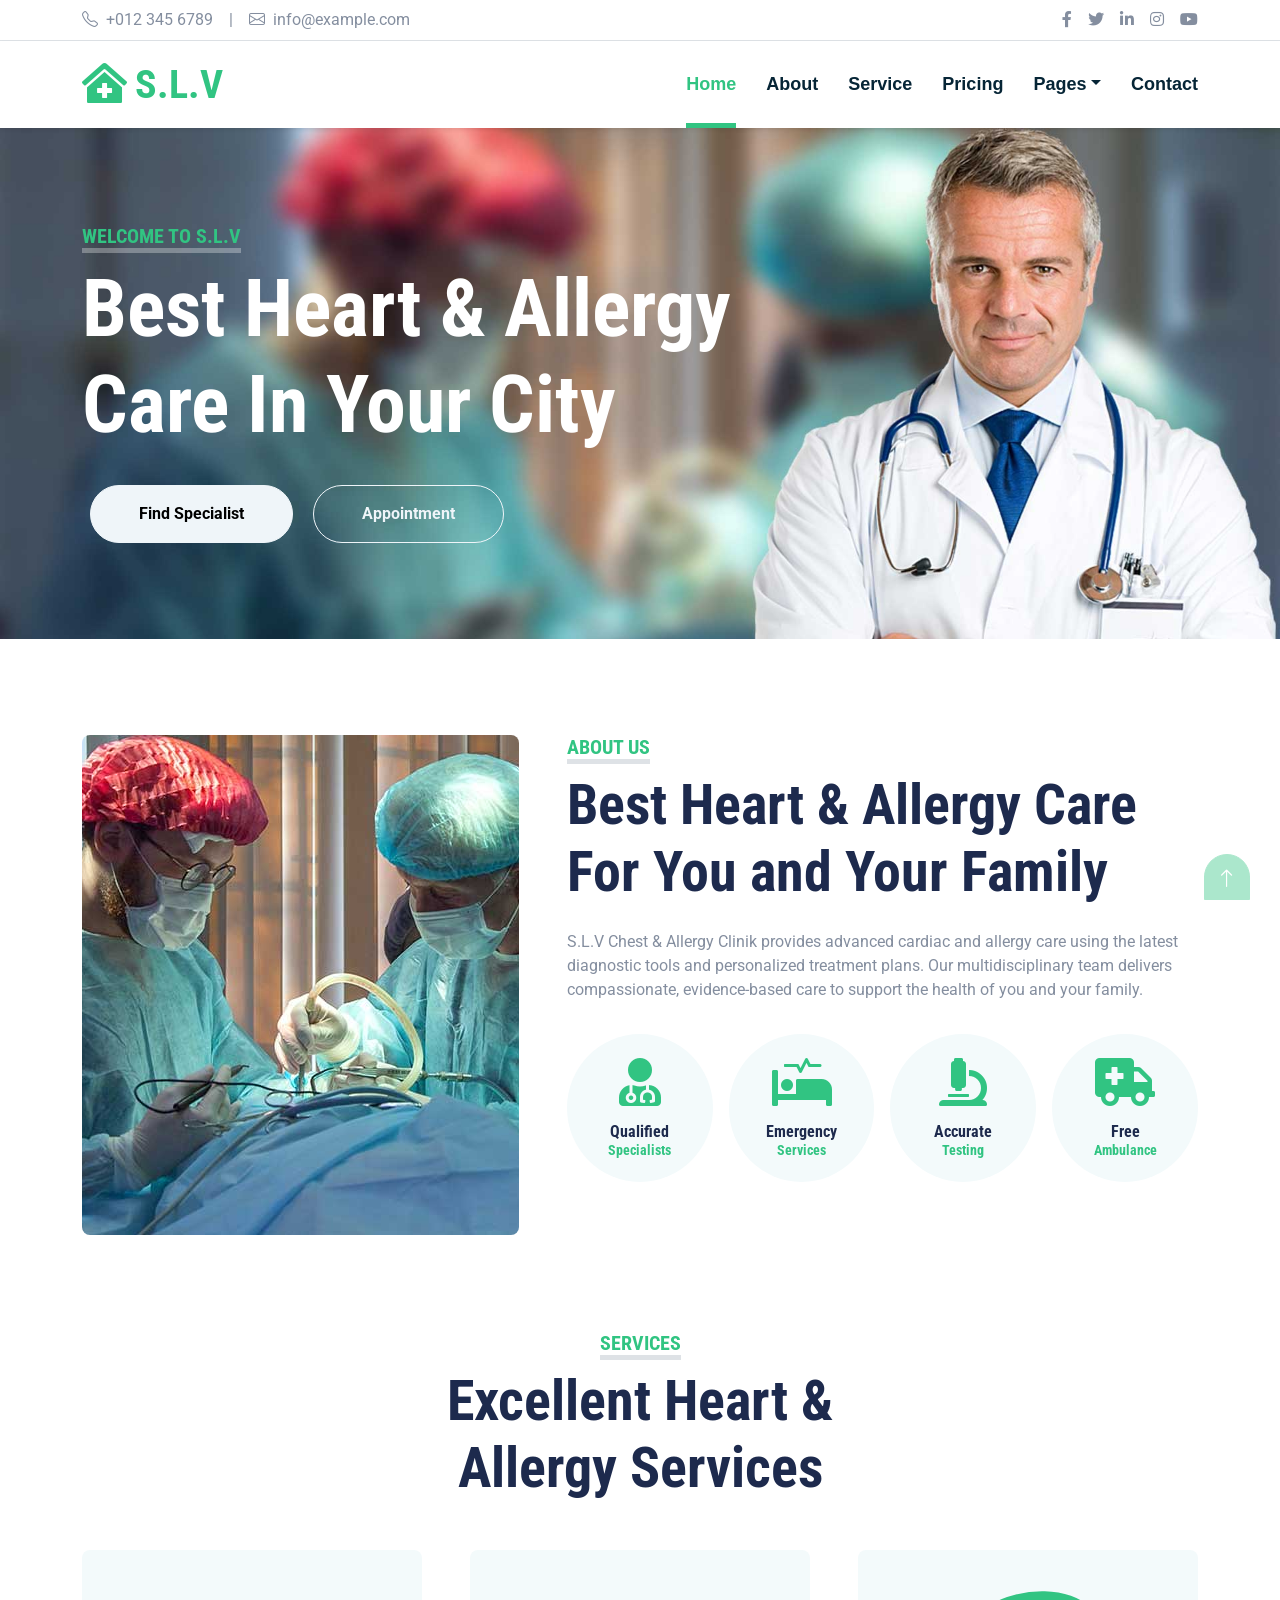
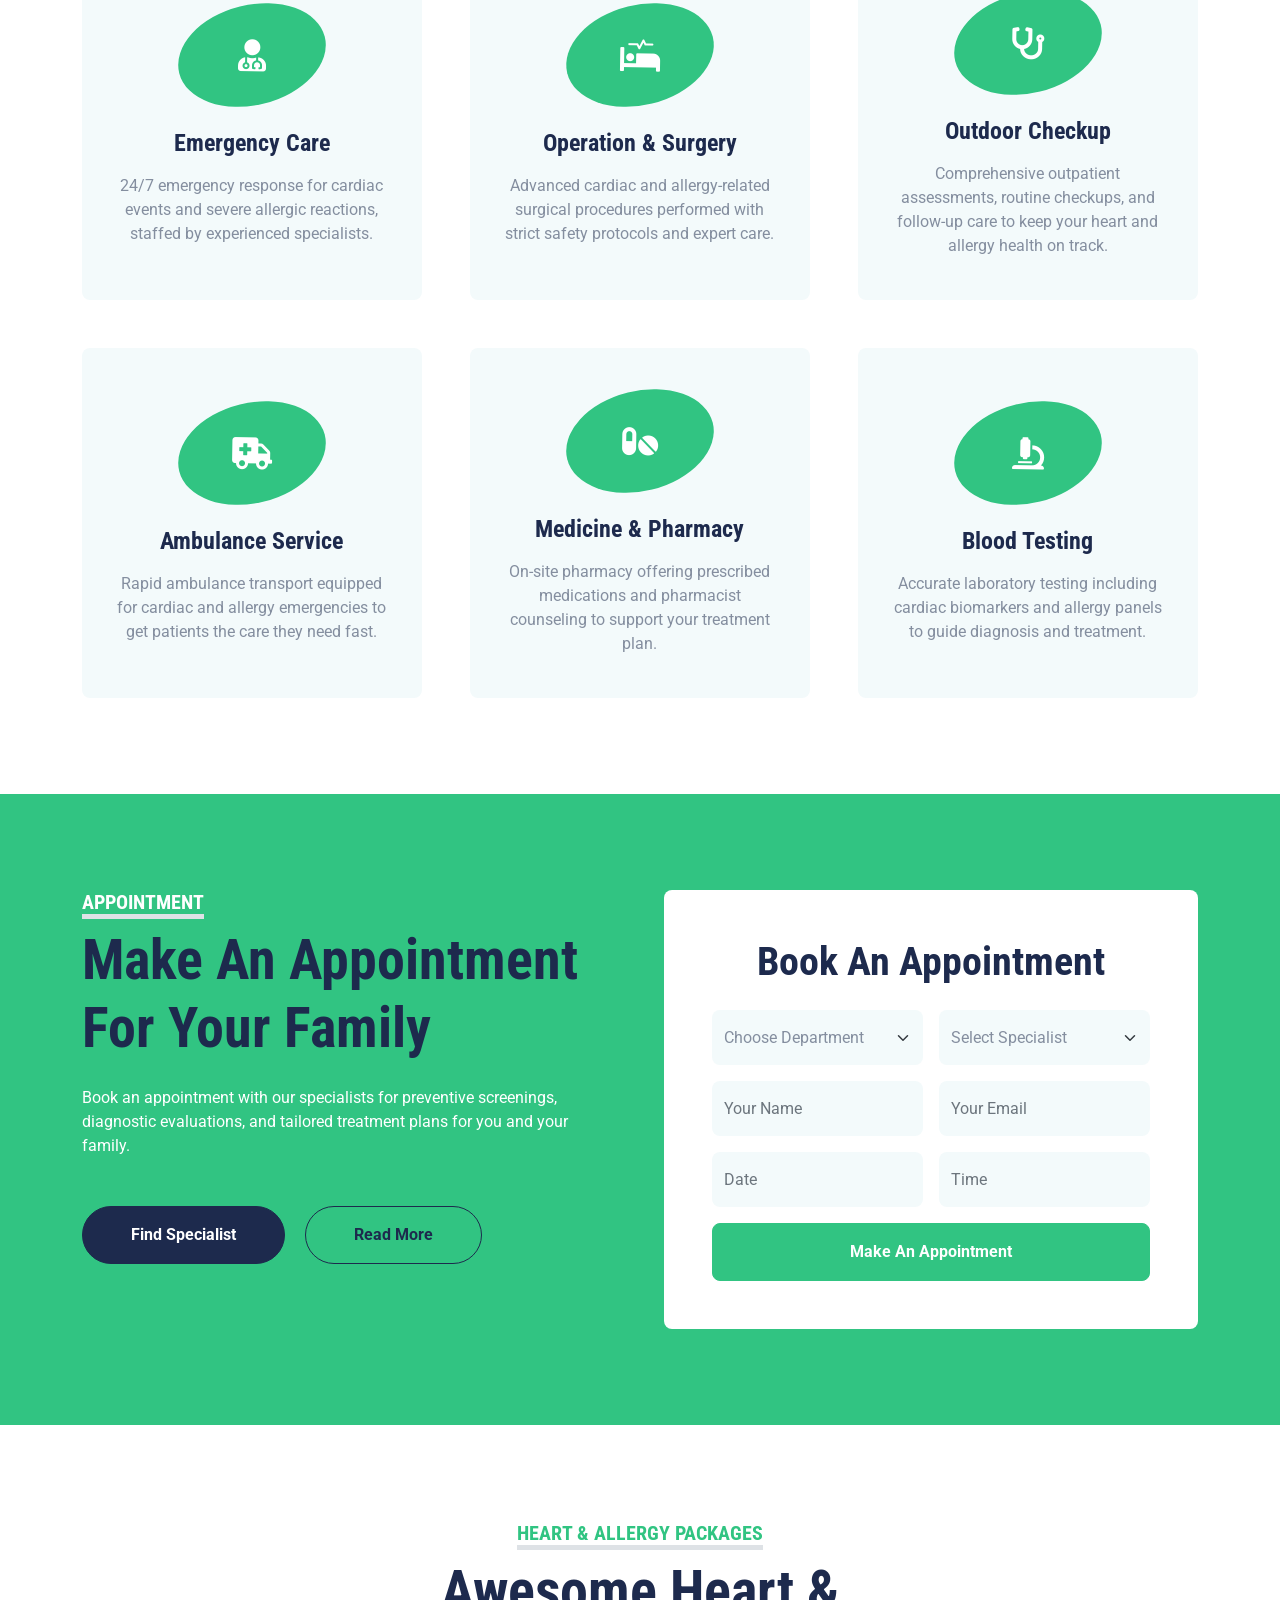
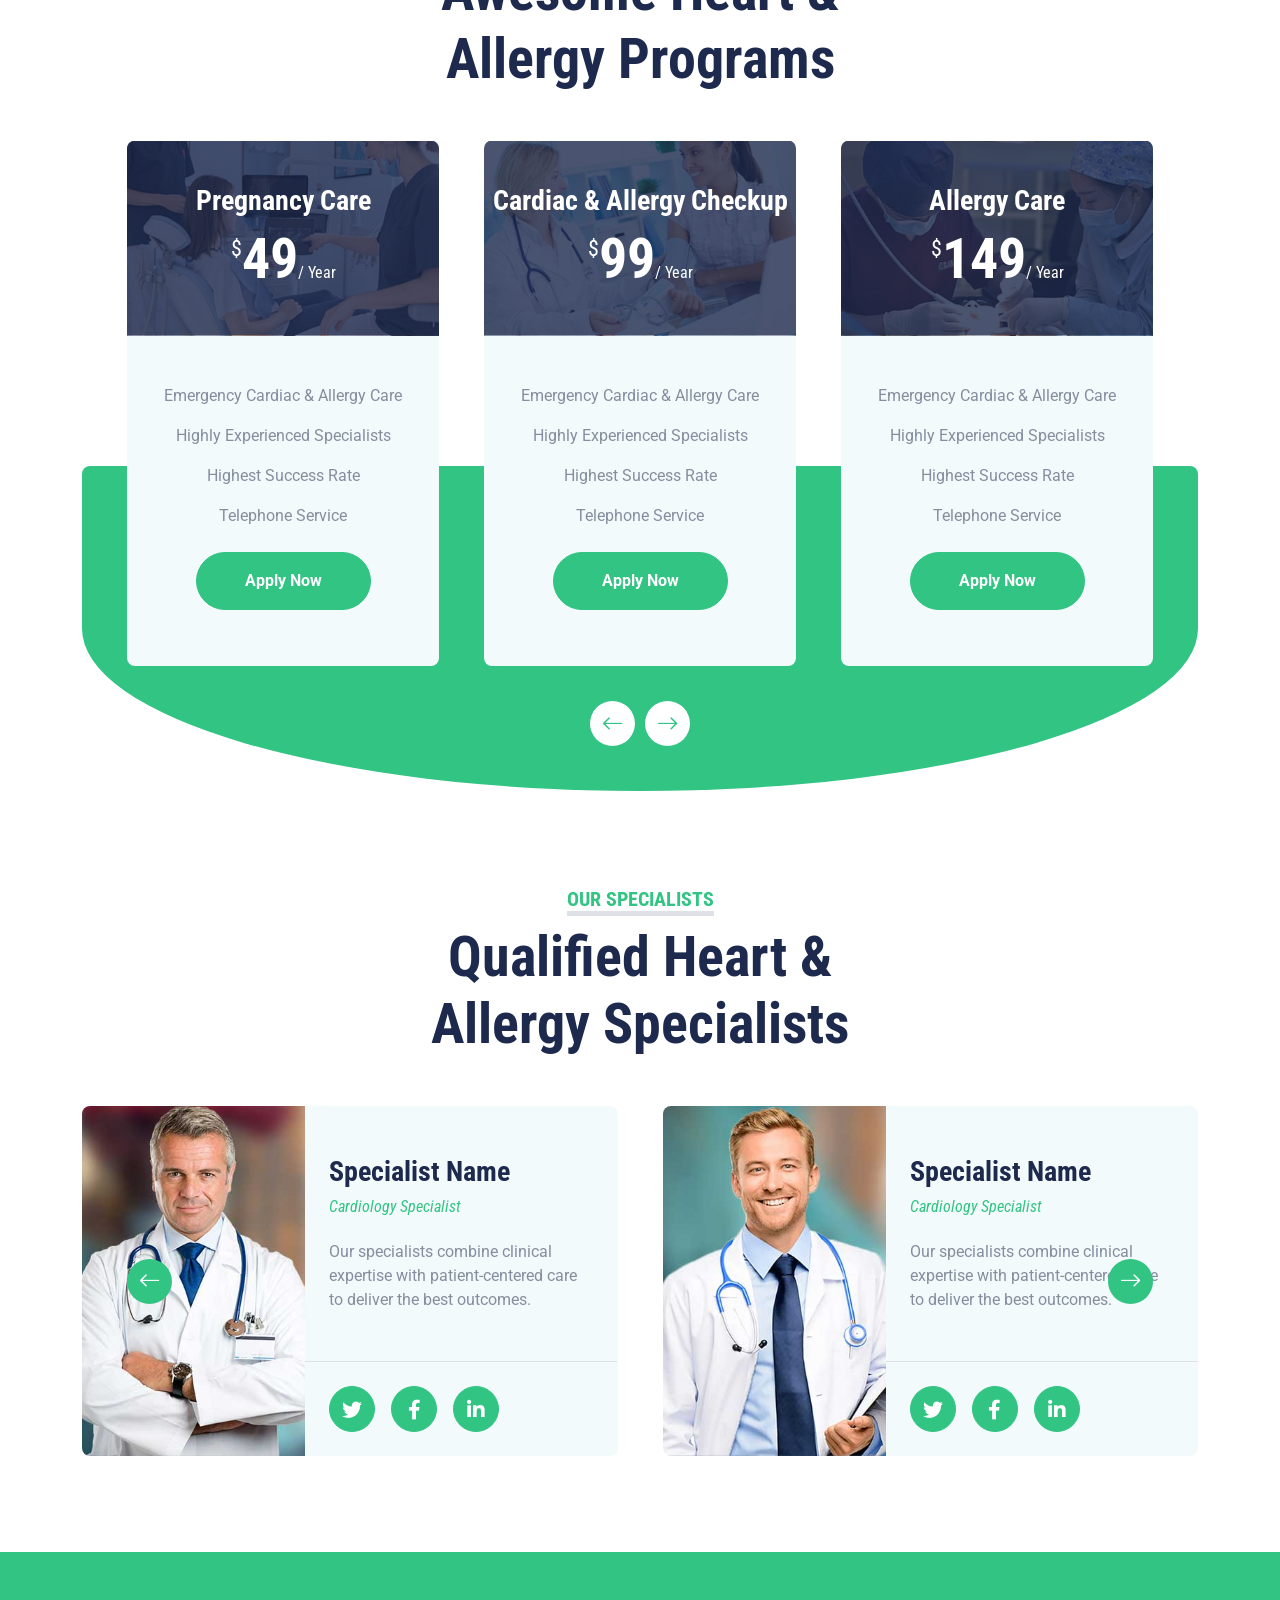
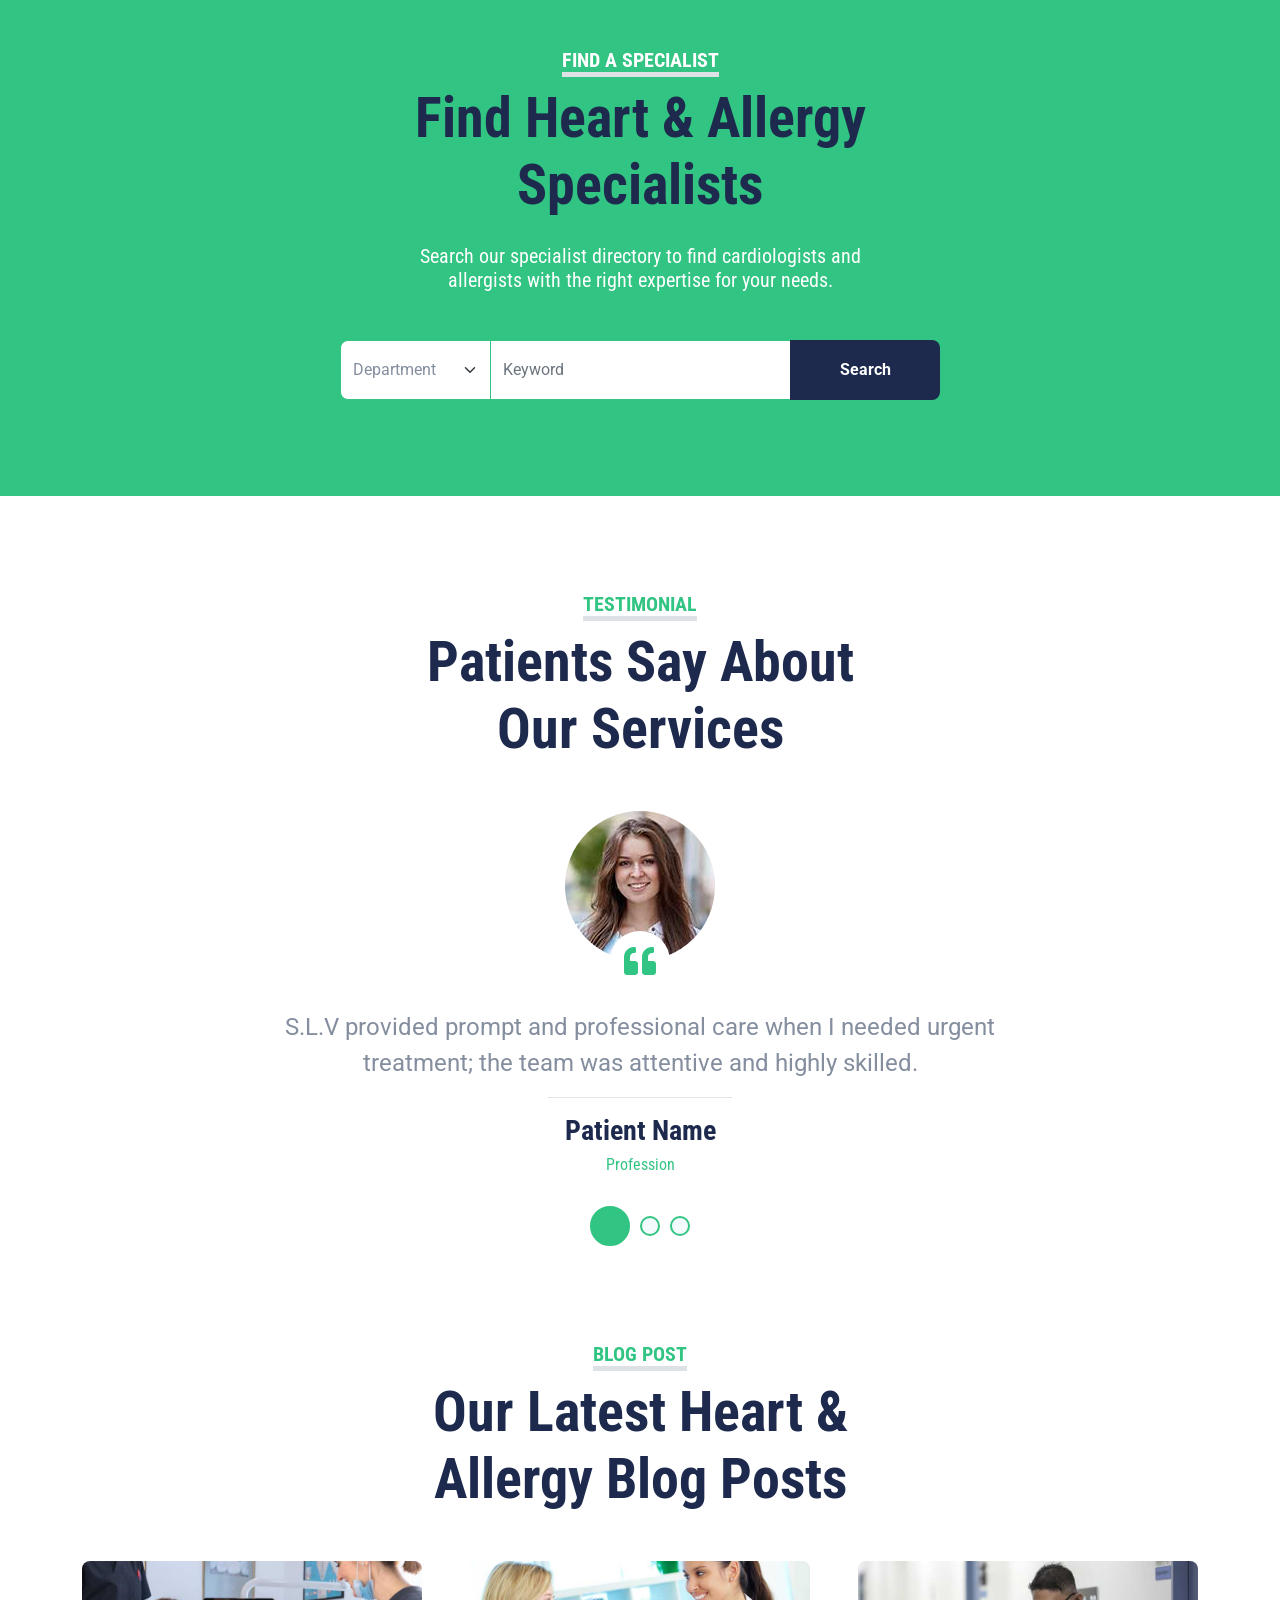
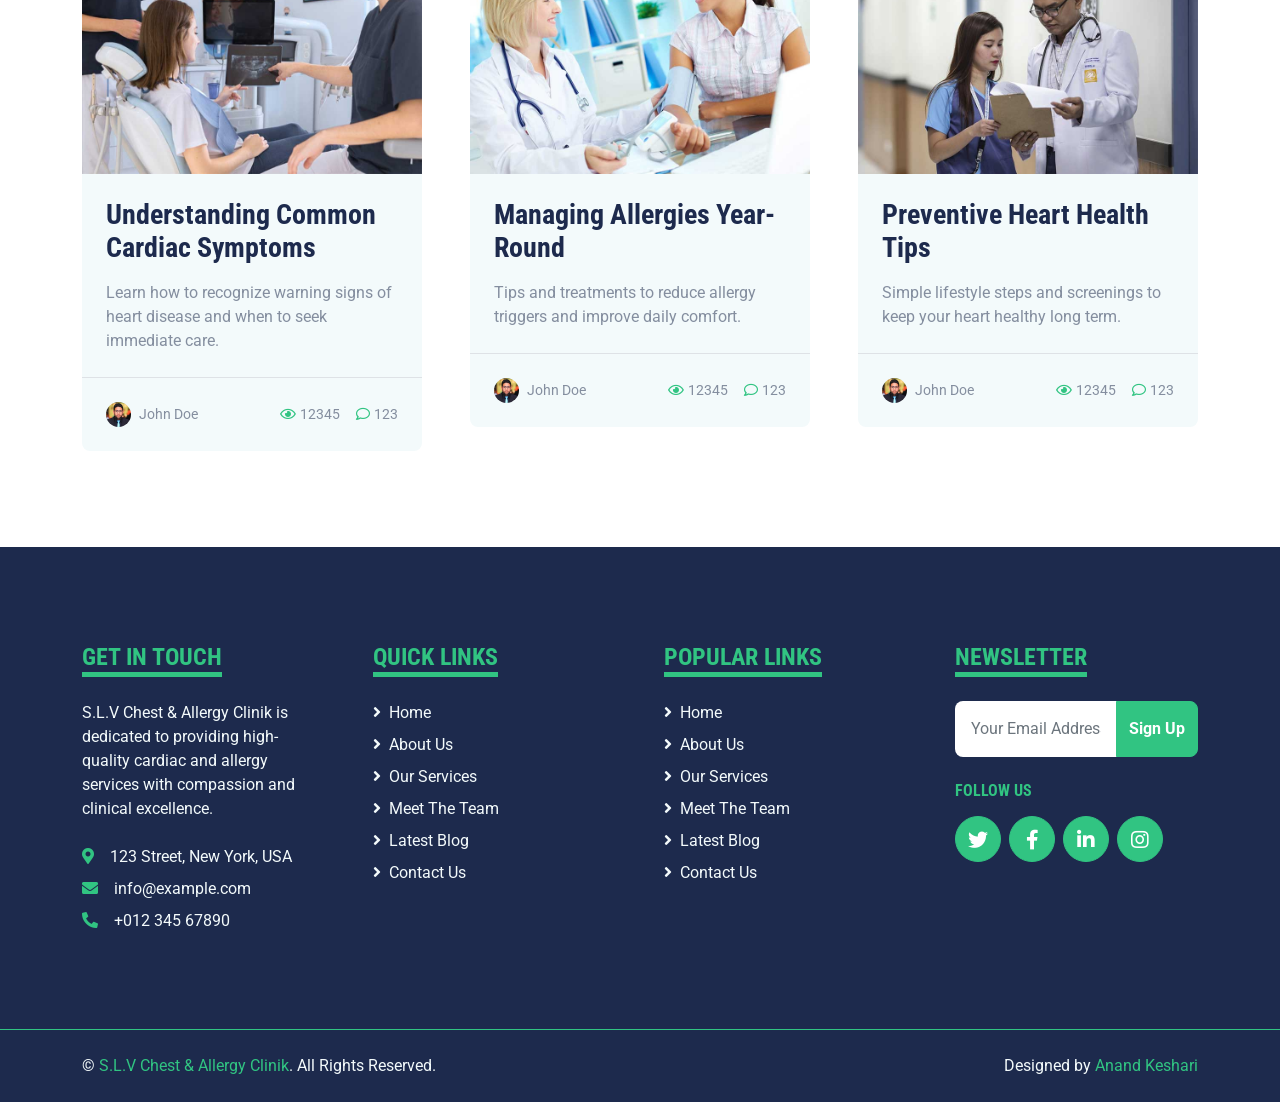
<file: index.html>
<!DOCTYPE html>
<html lang="en">

<head>
    <meta charset="utf-8">
    <title>S.L.V - Hospital Website Template</title>
    <meta content="width=device-width, initial-scale=1.0" name="viewport">
    <meta content="Free HTML Templates" name="keywords">
    <meta content="Free HTML Templates" name="description">

    <!-- Favicon -->
    <link href="img/favicon.ico" rel="icon">

    <!-- Google Web Fonts -->
    <link rel="preconnect" href="https://fonts.gstatic.com">
    <link href="https://fonts.googleapis.com/css2?family=Roboto+Condensed:wght@400;700&family=Roboto:wght@400;700&display=swap" rel="stylesheet">  

    <!-- Icon Font Stylesheet -->
    <link href="https://cdnjs.cloudflare.com/ajax/libs/font-awesome/5.15.0/css/all.min.css" rel="stylesheet">
    <link href="https://cdn.jsdelivr.net/npm/bootstrap-icons@1.4.1/font/bootstrap-icons.css" rel="stylesheet">

    <!-- Libraries Stylesheet -->
    <link href="lib/owlcarousel/assets/owl.carousel.min.css" rel="stylesheet">
    <link href="lib/tempusdominus/css/tempusdominus-bootstrap-4.min.css" rel="stylesheet" />

    <!-- Customized Bootstrap Stylesheet -->
    <link href="css/bootstrap.min.css" rel="stylesheet">

    <!-- Template Stylesheet -->
    <link href="css/style.css" rel="stylesheet">
</head>

<body>
    <!-- Topbar Start -->
    <div class="container-fluid py-2 border-bottom d-none d-lg-block">
        <div class="container">
            <div class="row">
                <div class="col-md-6 text-center text-lg-start mb-2 mb-lg-0">
                    <div class="d-inline-flex align-items-center">
                        <a class="text-decoration-none text-body pe-3" href=""><i class="bi bi-telephone me-2"></i>+012 345 6789</a>
                        <span class="text-body">|</span>
                        <a class="text-decoration-none text-body px-3" href=""><i class="bi bi-envelope me-2"></i>info@example.com</a>
                    </div>
                </div>
                <div class="col-md-6 text-center text-lg-end">
                    <div class="d-inline-flex align-items-center">
                        <a class="text-body px-2" href="">
                            <i class="fab fa-facebook-f"></i>
                        </a>
                        <a class="text-body px-2" href="">
                            <i class="fab fa-twitter"></i>
                        </a>
                        <a class="text-body px-2" href="">
                            <i class="fab fa-linkedin-in"></i>
                        </a>
                        <a class="text-body px-2" href="">
                            <i class="fab fa-instagram"></i>
                        </a>
                        <a class="text-body ps-2" href="">
                            <i class="fab fa-youtube"></i>
                        </a>
                    </div>
                </div>
            </div>
        </div>
    </div>
    <!-- Topbar End -->


    <!-- Navbar Start -->
    <div class="container-fluid sticky-top bg-white shadow-sm">
        <div class="container">
            <nav class="navbar navbar-expand-lg bg-white navbar-light py-3 py-lg-0">
                <a href="index.html" class="navbar-brand">
                    <h1 class="m-0 text-uppercase text-primary"><i class="fa fa-clinic-medical me-2"></i>S.L.V</h1>
                </a>
                <button class="navbar-toggler" type="button" data-bs-toggle="collapse" data-bs-target="#navbarCollapse">
                    <span class="navbar-toggler-icon"></span>
                </button>
                <div class="collapse navbar-collapse" id="navbarCollapse">
                    <div class="navbar-nav ms-auto py-0">
                        <a href="index.html" class="nav-item nav-link active">Home</a>
                        <a href="about.html" class="nav-item nav-link">About</a>
                        <a href="service.html" class="nav-item nav-link">Service</a>
                        <a href="price.html" class="nav-item nav-link">Pricing</a>
                        <div class="nav-item dropdown">
                            <a href="#" class="nav-link dropdown-toggle" data-bs-toggle="dropdown">Pages</a>
                            <div class="dropdown-menu m-0">
                                <a href="blog.html" class="dropdown-item">Blog Grid</a>
                                <a href="detail.html" class="dropdown-item">Blog Detail</a>
                                <a href="team.html" class="dropdown-item">The Team</a>
                                <a href="testimonial.html" class="dropdown-item">Testimonial</a>
                                <a href="appointment.html" class="dropdown-item">Appointment</a>
                                <a href="search.html" class="dropdown-item">Search</a>
                            </div>
                        </div>
                        <a href="contact.html" class="nav-item nav-link">Contact</a>
                    </div>
                </div>
            </nav>
        </div>
    </div>
    <!-- Navbar End -->


    <!-- Hero Start -->
    <div class="container-fluid bg-primary py-5 mb-5 hero-header">
        <div class="container py-5">
            <div class="row justify-content-start">
                <div class="col-lg-8 text-center text-lg-start">
                    <h5 class="d-inline-block text-primary text-uppercase border-bottom border-5" style="border-color: rgba(256, 256, 256, .3) !important;">Welcome To S.L.V</h5>
                    <h1 class="display-1 text-white mb-md-4">Best Heart & Allergy Care In Your City</h1>
                    <div class="pt-2">
                        <a href="" class="btn btn-light rounded-pill py-md-3 px-md-5 mx-2">Find Specialist</a>
                        <a href="" class="btn btn-outline-light rounded-pill py-md-3 px-md-5 mx-2">Appointment</a>
                    </div>
                </div>
            </div>
        </div>
    </div>
    <!-- Hero End -->


    <!-- About Start -->
    <div class="container-fluid py-5">
        <div class="container">
            <div class="row gx-5">
                <div class="col-lg-5 mb-5 mb-lg-0" style="min-height: 500px;">
                    <div class="position-relative h-100">
                        <img class="position-absolute w-100 h-100 rounded" src="img/about.jpg" style="object-fit: cover;">
                    </div>
                </div>
                <div class="col-lg-7">
                    <div class="mb-4">
                        <h5 class="d-inline-block text-primary text-uppercase border-bottom border-5">About Us</h5>
                        <h1 class="display-4">Best Heart & Allergy Care For You and Your Family</h1>
                    </div>
                    <p>S.L.V Chest & Allergy Clinik provides advanced cardiac and allergy care using the latest diagnostic tools and personalized treatment plans. Our multidisciplinary team delivers compassionate, evidence-based care to support the health of you and your family.</p>
                    <div class="row g-3 pt-3">
                        <div class="col-sm-3 col-6">
                            <div class="bg-light text-center rounded-circle py-4">
                                <i class="fa fa-3x fa-user-md text-primary mb-3"></i>
                                <h6 class="mb-0">Qualified<small class="d-block text-primary">Specialists</small></h6>
                            </div>
                        </div>
                        <div class="col-sm-3 col-6">
                            <div class="bg-light text-center rounded-circle py-4">
                                <i class="fa fa-3x fa-procedures text-primary mb-3"></i>
                                <h6 class="mb-0">Emergency<small class="d-block text-primary">Services</small></h6>
                            </div>
                        </div>
                        <div class="col-sm-3 col-6">
                            <div class="bg-light text-center rounded-circle py-4">
                                <i class="fa fa-3x fa-microscope text-primary mb-3"></i>
                                <h6 class="mb-0">Accurate<small class="d-block text-primary">Testing</small></h6>
                            </div>
                        </div>
                        <div class="col-sm-3 col-6">
                            <div class="bg-light text-center rounded-circle py-4">
                                <i class="fa fa-3x fa-ambulance text-primary mb-3"></i>
                                <h6 class="mb-0">Free<small class="d-block text-primary">Ambulance</small></h6>
                            </div>
                        </div>
                    </div>
                </div>
            </div>
        </div>
    </div>
    <!-- About End -->
    

    <!-- Services Start -->
    <div class="container-fluid py-5">
        <div class="container">
            <div class="text-center mx-auto mb-5" style="max-width: 500px;">
                <h5 class="d-inline-block text-primary text-uppercase border-bottom border-5">Services</h5>
                <h1 class="display-4">Excellent Heart & Allergy Services</h1>
            </div>
            <div class="row g-5">
                <div class="col-lg-4 col-md-6">
                    <div class="service-item bg-light rounded d-flex flex-column align-items-center justify-content-center text-center">
                        <div class="service-icon mb-4">
                            <i class="fa fa-2x fa-user-md text-white"></i>
                        </div>
                        <h4 class="mb-3">Emergency Care</h4>
                        <p class="m-0">24/7 emergency response for cardiac events and severe allergic reactions, staffed by experienced specialists.</p>
                        <a class="btn btn-lg btn-primary rounded-pill" href="">
                            <i class="bi bi-arrow-right"></i>
                        </a>
                    </div>
                </div>
                <div class="col-lg-4 col-md-6">
                    <div class="service-item bg-light rounded d-flex flex-column align-items-center justify-content-center text-center">
                        <div class="service-icon mb-4">
                            <i class="fa fa-2x fa-procedures text-white"></i>
                        </div>
                        <h4 class="mb-3">Operation & Surgery</h4>
                        <p class="m-0">Advanced cardiac and allergy-related surgical procedures performed with strict safety protocols and expert care.</p>
                        <a class="btn btn-lg btn-primary rounded-pill" href="">
                            <i class="bi bi-arrow-right"></i>
                        </a>
                    </div>
                </div>
                <div class="col-lg-4 col-md-6">
                    <div class="service-item bg-light rounded d-flex flex-column align-items-center justify-content-center text-center">
                        <div class="service-icon mb-4">
                            <i class="fa fa-2x fa-stethoscope text-white"></i>
                        </div>
                        <h4 class="mb-3">Outdoor Checkup</h4>
                        <p class="m-0">Comprehensive outpatient assessments, routine checkups, and follow-up care to keep your heart and allergy health on track.</p>
                        <a class="btn btn-lg btn-primary rounded-pill" href="">
                            <i class="bi bi-arrow-right"></i>
                        </a>
                    </div>
                </div>
                <div class="col-lg-4 col-md-6">
                    <div class="service-item bg-light rounded d-flex flex-column align-items-center justify-content-center text-center">
                        <div class="service-icon mb-4">
                            <i class="fa fa-2x fa-ambulance text-white"></i>
                        </div>
                        <h4 class="mb-3">Ambulance Service</h4>
                        <p class="m-0">Rapid ambulance transport equipped for cardiac and allergy emergencies to get patients the care they need fast.</p>
                        <a class="btn btn-lg btn-primary rounded-pill" href="">
                            <i class="bi bi-arrow-right"></i>
                        </a>
                    </div>
                </div>
                <div class="col-lg-4 col-md-6">
                    <div class="service-item bg-light rounded d-flex flex-column align-items-center justify-content-center text-center">
                        <div class="service-icon mb-4">
                            <i class="fa fa-2x fa-pills text-white"></i>
                        </div>
                        <h4 class="mb-3">Medicine & Pharmacy</h4>
                        <p class="m-0">On-site pharmacy offering prescribed medications and pharmacist counseling to support your treatment plan.</p>
                        <a class="btn btn-lg btn-primary rounded-pill" href="">
                            <i class="bi bi-arrow-right"></i>
                        </a>
                    </div>
                </div>
                <div class="col-lg-4 col-md-6">
                    <div class="service-item bg-light rounded d-flex flex-column align-items-center justify-content-center text-center">
                        <div class="service-icon mb-4">
                            <i class="fa fa-2x fa-microscope text-white"></i>
                        </div>
                        <h4 class="mb-3">Blood Testing</h4>
                        <p class="m-0">Accurate laboratory testing including cardiac biomarkers and allergy panels to guide diagnosis and treatment.</p>
                        <a class="btn btn-lg btn-primary rounded-pill" href="">
                            <i class="bi bi-arrow-right"></i>
                        </a>
                    </div>
                </div>
            </div>
        </div>
    </div>
    <!-- Services End -->


    <!-- Appointment Start -->
    <div class="container-fluid bg-primary my-5 py-5">
        <div class="container py-5">
            <div class="row gx-5">
                <div class="col-lg-6 mb-5 mb-lg-0">
                    <div class="mb-4">
                        <h5 class="d-inline-block text-white text-uppercase border-bottom border-5">Appointment</h5>
                        <h1 class="display-4">Make An Appointment For Your Family</h1>
                    </div>
                    <p class="text-white mb-5">Book an appointment with our specialists for preventive screenings, diagnostic evaluations, and tailored treatment plans for you and your family.</p>
                    <a class="btn btn-dark rounded-pill py-3 px-5 me-3" href="">Find Specialist</a>
                    <a class="btn btn-outline-dark rounded-pill py-3 px-5" href="">Read More</a>
                </div>
                <div class="col-lg-6">
                    <div class="bg-white text-center rounded p-5">
                        <h1 class="mb-4">Book An Appointment</h1>
                        <form>
                            <div class="row g-3">
                                <div class="col-12 col-sm-6">
                                    <select class="form-select bg-light border-0" style="height: 55px;">
                                        <option selected>Choose Department</option>
                                        <option value="1">Department 1</option>
                                        <option value="2">Department 2</option>
                                        <option value="3">Department 3</option>
                                    </select>
                                </div>
                                <div class="col-12 col-sm-6">
                                    <select class="form-select bg-light border-0" style="height: 55px;">
                                        <option selected>Select Specialist</option>
                                        <option value="1">Specialist 1</option>
                                        <option value="2">Specialist 2</option>
                                        <option value="3">Specialist 3</option>
                                    </select>
                                </div>
                                <div class="col-12 col-sm-6">
                                    <input type="text" class="form-control bg-light border-0" placeholder="Your Name" style="height: 55px;">
                                </div>
                                <div class="col-12 col-sm-6">
                                    <input type="email" class="form-control bg-light border-0" placeholder="Your Email" style="height: 55px;">
                                </div>
                                <div class="col-12 col-sm-6">
                                    <div class="date" id="date" data-target-input="nearest">
                                        <input type="text"
                                            class="form-control bg-light border-0 datetimepicker-input"
                                            placeholder="Date" data-target="#date" data-toggle="datetimepicker" style="height: 55px;">
                                    </div>
                                </div>
                                <div class="col-12 col-sm-6">
                                    <div class="time" id="time" data-target-input="nearest">
                                        <input type="text"
                                            class="form-control bg-light border-0 datetimepicker-input"
                                            placeholder="Time" data-target="#time" data-toggle="datetimepicker" style="height: 55px;">
                                    </div>
                                </div>
                                <div class="col-12">
                                    <button class="btn btn-primary w-100 py-3" type="submit">Make An Appointment</button>
                                </div>
                            </div>
                        </form>
                    </div>
                </div>
            </div>
        </div>
    </div>
    <!-- Appointment End -->


    <!-- Pricing Plan Start -->
    <div class="container-fluid py-5">
        <div class="container">
            <div class="text-center mx-auto mb-5" style="max-width: 500px;">
                <h5 class="d-inline-block text-primary text-uppercase border-bottom border-5">Heart &amp; Allergy Packages</h5>
                <h1 class="display-4">Awesome Heart &amp; Allergy Programs</h1>
            </div>
            <div class="owl-carousel price-carousel position-relative" style="padding: 0 45px 45px 45px;">
                <div class="bg-light rounded text-center">
                    <div class="position-relative">
                        <img class="img-fluid rounded-top" src="img/price-1.jpg" alt="">
                        <div class="position-absolute w-100 h-100 top-50 start-50 translate-middle rounded-top d-flex flex-column align-items-center justify-content-center" style="background: rgba(29, 42, 77, .8);">
                            <h3 class="text-white">Pregnancy Care</h3>
                            <h1 class="display-4 text-white mb-0">
                                <small class="align-top fw-normal" style="font-size: 22px; line-height: 45px;">$</small>49<small class="align-bottom fw-normal" style="font-size: 16px; line-height: 40px;">/ Year</small>
                            </h1>
                        </div>
                    </div>
                    <div class="text-center py-5">
                        <p>Emergency Cardiac &amp; Allergy Care</p>
                        <p>Highly Experienced Specialists</p>
                        <p>Highest Success Rate</p>
                        <p>Telephone Service</p>
                        <a href="" class="btn btn-primary rounded-pill py-3 px-5 my-2">Apply Now</a>
                    </div>
                </div>
                <div class="bg-light rounded text-center">
                    <div class="position-relative">
                        <img class="img-fluid rounded-top" src="img/price-2.jpg" alt="">
                        <div class="position-absolute w-100 h-100 top-50 start-50 translate-middle rounded-top d-flex flex-column align-items-center justify-content-center" style="background: rgba(29, 42, 77, .8);">
                            <h3 class="text-white">Cardiac &amp; Allergy Checkup</h3>
                            <h1 class="display-4 text-white mb-0">
                                <small class="align-top fw-normal" style="font-size: 22px; line-height: 45px;">$</small>99<small class="align-bottom fw-normal" style="font-size: 16px; line-height: 40px;">/ Year</small>
                            </h1>
                        </div>
                    </div>
                    <div class="text-center py-5">
                        <p>Emergency Cardiac &amp; Allergy Care</p>
                        <p>Highly Experienced Specialists</p>
                        <p>Highest Success Rate</p>
                        <p>Telephone Service</p>
                        <a href="" class="btn btn-primary rounded-pill py-3 px-5 my-2">Apply Now</a>
                    </div>
                </div>
                <div class="bg-light rounded text-center">
                    <div class="position-relative">
                        <img class="img-fluid rounded-top" src="img/price-3.jpg" alt="">
                        <div class="position-absolute w-100 h-100 top-50 start-50 translate-middle rounded-top d-flex flex-column align-items-center justify-content-center" style="background: rgba(29, 42, 77, .8);">
                            <h3 class="text-white">Allergy Care</h3>
                            <h1 class="display-4 text-white mb-0">
                                <small class="align-top fw-normal" style="font-size: 22px; line-height: 45px;">$</small>149<small class="align-bottom fw-normal" style="font-size: 16px; line-height: 40px;">/ Year</small>
                            </h1>
                        </div>
                    </div>
                    <div class="text-center py-5">
                        <p>Emergency Cardiac &amp; Allergy Care</p>
                        <p>Highly Experienced Specialists</p>
                        <p>Highest Success Rate</p>
                        <p>Telephone Service</p>
                        <a href="" class="btn btn-primary rounded-pill py-3 px-5 my-2">Apply Now</a>
                    </div>
                </div>
                <div class="bg-light rounded text-center">
                    <div class="position-relative">
                        <img class="img-fluid rounded-top" src="img/price-4.jpg" alt="">
                        <div class="position-absolute w-100 h-100 top-50 start-50 translate-middle rounded-top d-flex flex-column align-items-center justify-content-center" style="background: rgba(29, 42, 77, .8);">
                            <h3 class="text-white">Operation & Surgery</h3>
                            <h1 class="display-4 text-white mb-0">
                                <small class="align-top fw-normal" style="font-size: 22px; line-height: 45px;">$</small>199<small class="align-bottom fw-normal" style="font-size: 16px; line-height: 40px;">/ Year</small>
                            </h1>
                        </div>
                    </div>
                    <div class="text-center py-5">
                        <p>Emergency Cardiac &amp; Allergy Care</p>
                        <p>Highly Experienced Specialists</p>
                        <p>Highest Success Rate</p>
                        <p>Telephone Service</p>
                        <a href="" class="btn btn-primary rounded-pill py-3 px-5 my-2">Apply Now</a>
                    </div>
                </div>
            </div>
        </div>
    </div>
    <!-- Pricing Plan End -->


    <!-- Team Start -->
    <div class="container-fluid py-5">
        <div class="container">
            <div class="text-center mx-auto mb-5" style="max-width: 500px;">
                <h5 class="d-inline-block text-primary text-uppercase border-bottom border-5">Our Specialists</h5>
                <h1 class="display-4">Qualified Heart &amp; Allergy Specialists</h1>
            </div>
            <div class="owl-carousel team-carousel position-relative">
                <div class="team-item">
                    <div class="row g-0 bg-light rounded overflow-hidden">
                        <div class="col-12 col-sm-5 h-100">
                            <img class="img-fluid h-100" src="img/team-1.jpg" style="object-fit: cover;">
                        </div>
                        <div class="col-12 col-sm-7 h-100 d-flex flex-column">
                            <div class="mt-auto p-4">
                                <h3>Specialist Name</h3>
                                <h6 class="fw-normal fst-italic text-primary mb-4">Cardiology Specialist</h6>
                                <p class="m-0">Our specialists combine clinical expertise with patient-centered care to deliver the best outcomes.</p>
                            </div>
                            <div class="d-flex mt-auto border-top p-4">
                                <a class="btn btn-lg btn-primary btn-lg-square rounded-circle me-3" href="#"><i class="fab fa-twitter"></i></a>
                                <a class="btn btn-lg btn-primary btn-lg-square rounded-circle me-3" href="#"><i class="fab fa-facebook-f"></i></a>
                                <a class="btn btn-lg btn-primary btn-lg-square rounded-circle" href="#"><i class="fab fa-linkedin-in"></i></a>
                            </div>
                        </div>
                    </div>
                </div>
                <div class="team-item">
                    <div class="row g-0 bg-light rounded overflow-hidden">
                        <div class="col-12 col-sm-5 h-100">
                            <img class="img-fluid h-100" src="img/team-2.jpg" style="object-fit: cover;">
                        </div>
                        <div class="col-12 col-sm-7 h-100 d-flex flex-column">
                            <div class="mt-auto p-4">
                                <h3>Specialist Name</h3>
                                <h6 class="fw-normal fst-italic text-primary mb-4">Cardiology Specialist</h6>
                                <p class="m-0">Our specialists combine clinical expertise with patient-centered care to deliver the best outcomes.</p>
                            </div>
                            <div class="d-flex mt-auto border-top p-4">
                                <a class="btn btn-lg btn-primary btn-lg-square rounded-circle me-3" href="#"><i class="fab fa-twitter"></i></a>
                                <a class="btn btn-lg btn-primary btn-lg-square rounded-circle me-3" href="#"><i class="fab fa-facebook-f"></i></a>
                                <a class="btn btn-lg btn-primary btn-lg-square rounded-circle" href="#"><i class="fab fa-linkedin-in"></i></a>
                            </div>
                        </div>
                    </div>
                </div>
                <div class="team-item">
                    <div class="row g-0 bg-light rounded overflow-hidden">
                        <div class="col-12 col-sm-5 h-100">
                            <img class="img-fluid h-100" src="img/team-3.jpg" style="object-fit: cover;">
                        </div>
                        <div class="col-12 col-sm-7 h-100 d-flex flex-column">
                            <div class="mt-auto p-4">
                                <h3>Specialist Name</h3>
                                <h6 class="fw-normal fst-italic text-primary mb-4">Cardiology Specialist</h6>
                                <p class="m-0">Our specialists combine clinical expertise with patient-centered care to deliver the best outcomes.</p>
                            </div>
                            <div class="d-flex mt-auto border-top p-4">
                                <a class="btn btn-lg btn-primary btn-lg-square rounded-circle me-3" href="#"><i class="fab fa-twitter"></i></a>
                                <a class="btn btn-lg btn-primary btn-lg-square rounded-circle me-3" href="#"><i class="fab fa-facebook-f"></i></a>
                                <a class="btn btn-lg btn-primary btn-lg-square rounded-circle" href="#"><i class="fab fa-linkedin-in"></i></a>
                            </div>
                        </div>
                    </div>
                </div>
            </div>
        </div>
    </div>
    <!-- Team End -->


    <!-- Search Start -->
    <div class="container-fluid bg-primary my-5 py-5">
        <div class="container py-5">
            <div class="text-center mx-auto mb-5" style="max-width: 500px;">
                <h5 class="d-inline-block text-white text-uppercase border-bottom border-5">Find A Specialist</h5>
                <h1 class="display-4 mb-4">Find Heart &amp; Allergy Specialists</h1>
                <h5 class="text-white fw-normal">Search our specialist directory to find cardiologists and allergists with the right expertise for your needs.</h5>
            </div>
            <div class="mx-auto" style="width: 100%; max-width: 600px;">
                <div class="input-group">
                    <select class="form-select border-primary w-25" style="height: 60px;">
                        <option selected>Department</option>
                        <option value="1">Department 1</option>
                        <option value="2">Department 2</option>
                        <option value="3">Department 3</option>
                    </select>
                    <input type="text" class="form-control border-primary w-50" placeholder="Keyword">
                    <button class="btn btn-dark border-0 w-25">Search</button>
                </div>
            </div>
        </div>
    </div>
    <!-- Search End -->


    <!-- Testimonial Start -->
    <div class="container-fluid py-5">
        <div class="container">
            <div class="text-center mx-auto mb-5" style="max-width: 500px;">
                <h5 class="d-inline-block text-primary text-uppercase border-bottom border-5">Testimonial</h5>
                <h1 class="display-4">Patients Say About Our Services</h1>
            </div>
            <div class="row justify-content-center">
                <div class="col-lg-8">
                    <div class="owl-carousel testimonial-carousel">
                        <div class="testimonial-item text-center">
                            <div class="position-relative mb-5">
                                <img class="img-fluid rounded-circle mx-auto" src="img/testimonial-1.jpg" alt="">
                                <div class="position-absolute top-100 start-50 translate-middle d-flex align-items-center justify-content-center bg-white rounded-circle" style="width: 60px; height: 60px;">
                                    <i class="fa fa-quote-left fa-2x text-primary"></i>
                                </div>
                            </div>
                            <p class="fs-4 fw-normal">S.L.V provided prompt and professional care when I needed urgent treatment; the team was attentive and highly skilled.</p>
                            <hr class="w-25 mx-auto">
                            <h3>Patient Name</h3>
                            <h6 class="fw-normal text-primary mb-3">Profession</h6>
                        </div>
                        <div class="testimonial-item text-center">
                            <div class="position-relative mb-5">
                                <img class="img-fluid rounded-circle mx-auto" src="img/testimonial-2.jpg" alt="">
                                <div class="position-absolute top-100 start-50 translate-middle d-flex align-items-center justify-content-center bg-white rounded-circle" style="width: 60px; height: 60px;">
                                    <i class="fa fa-quote-left fa-2x text-primary"></i>
                                </div>
                            </div>
                            <p class="fs-4 fw-normal">Thanks to the specialists at S.L.V, my allergy symptoms are under control and I feel much healthier every day.</p>
                            <hr class="w-25 mx-auto">
                            <h3>Patient Name</h3>
                            <h6 class="fw-normal text-primary mb-3">Profession</h6>
                        </div>
                        <div class="testimonial-item text-center">
                            <div class="position-relative mb-5">
                                <img class="img-fluid rounded-circle mx-auto" src="img/testimonial-3.jpg" alt="">
                                <div class="position-absolute top-100 start-50 translate-middle d-flex align-items-center justify-content-center bg-white rounded-circle" style="width: 60px; height: 60px;">
                                    <i class="fa fa-quote-left fa-2x text-primary"></i>
                                </div>
                            </div>
                            <p class="fs-4 fw-normal">The cardiology team at S.L.V guided me through my treatment with care and expertise — highly recommended.</p>
                            <hr class="w-25 mx-auto">
                            <h3>Patient Name</h3>
                            <h6 class="fw-normal text-primary mb-3">Profession</h6>
                        </div>
                    </div>
                </div>
            </div>
        </div>
    </div>
    <!-- Testimonial End -->


    <!-- Blog Start -->
    <div class="container-fluid py-5">
        <div class="container">
            <div class="text-center mx-auto mb-5" style="max-width: 500px;">
                <h5 class="d-inline-block text-primary text-uppercase border-bottom border-5">Blog Post</h5>
                <h1 class="display-4">Our Latest Heart &amp; Allergy Blog Posts</h1>
            </div>
            <div class="row g-5">
                <div class="col-xl-4 col-lg-6">
                    <div class="bg-light rounded overflow-hidden">
                        <img class="img-fluid w-100" src="img/blog-1.jpg" alt="">
                        <div class="p-4">
                            <a class="h3 d-block mb-3" href="">Understanding Common Cardiac Symptoms</a>
                            <p class="m-0">Learn how to recognize warning signs of heart disease and when to seek immediate care.</p>
                        </div>
                        <div class="d-flex justify-content-between border-top p-4">
                            <div class="d-flex align-items-center">
                                <img class="rounded-circle me-2" src="img/user.jpg" width="25" height="25" alt="">
                                <small>John Doe</small>
                            </div>
                            <div class="d-flex align-items-center">
                                <small class="ms-3"><i class="far fa-eye text-primary me-1"></i>12345</small>
                                <small class="ms-3"><i class="far fa-comment text-primary me-1"></i>123</small>
                            </div>
                        </div>
                    </div>
                </div>
                <div class="col-xl-4 col-lg-6">
                    <div class="bg-light rounded overflow-hidden">
                        <img class="img-fluid w-100" src="img/blog-2.jpg" alt="">
                        <div class="p-4">
                            <a class="h3 d-block mb-3" href="">Managing Allergies Year-Round</a>
                            <p class="m-0">Tips and treatments to reduce allergy triggers and improve daily comfort.</p>
                        </div>
                        <div class="d-flex justify-content-between border-top p-4">
                            <div class="d-flex align-items-center">
                                <img class="rounded-circle me-2" src="img/user.jpg" width="25" height="25" alt="">
                                <small>John Doe</small>
                            </div>
                            <div class="d-flex align-items-center">
                                <small class="ms-3"><i class="far fa-eye text-primary me-1"></i>12345</small>
                                <small class="ms-3"><i class="far fa-comment text-primary me-1"></i>123</small>
                            </div>
                        </div>
                    </div>
                </div>
                <div class="col-xl-4 col-lg-6">
                    <div class="bg-light rounded overflow-hidden">
                        <img class="img-fluid w-100" src="img/blog-3.jpg" alt="">
                        <div class="p-4">
                            <a class="h3 d-block mb-3" href="">Preventive Heart Health Tips</a>
                            <p class="m-0">Simple lifestyle steps and screenings to keep your heart healthy long term.</p>
                        </div>
                        <div class="d-flex justify-content-between border-top p-4">
                            <div class="d-flex align-items-center">
                                <img class="rounded-circle me-2" src="img/user.jpg" width="25" height="25" alt="">
                                <small>John Doe</small>
                            </div>
                            <div class="d-flex align-items-center">
                                <small class="ms-3"><i class="far fa-eye text-primary me-1"></i>12345</small>
                                <small class="ms-3"><i class="far fa-comment text-primary me-1"></i>123</small>
                            </div>
                        </div>
                    </div>
                </div>
            </div>
        </div>
    </div>
    <!-- Blog End -->
    

    <!-- Footer Start -->
    <div class="container-fluid bg-dark text-light mt-5 py-5">
        <div class="container py-5">
            <div class="row g-5">
                <div class="col-lg-3 col-md-6">
                    <h4 class="d-inline-block text-primary text-uppercase border-bottom border-5 border-primary mb-4">Get In Touch</h4>
                    <p class="mb-4">S.L.V Chest & Allergy Clinik is dedicated to providing high-quality cardiac and allergy services with compassion and clinical excellence.</p>
                    <p class="mb-2"><i class="fa fa-map-marker-alt text-primary me-3"></i>123 Street, New York, USA</p>
                    <p class="mb-2"><i class="fa fa-envelope text-primary me-3"></i>info@example.com</p>
                    <p class="mb-0"><i class="fa fa-phone-alt text-primary me-3"></i>+012 345 67890</p>
                </div>
                <div class="col-lg-3 col-md-6">
                    <h4 class="d-inline-block text-primary text-uppercase border-bottom border-5 border-primary mb-4">Quick Links</h4>
                    <div class="d-flex flex-column justify-content-start">
                        <a class="text-light mb-2" href="#"><i class="fa fa-angle-right me-2"></i>Home</a>
                        <a class="text-light mb-2" href="#"><i class="fa fa-angle-right me-2"></i>About Us</a>
                        <a class="text-light mb-2" href="#"><i class="fa fa-angle-right me-2"></i>Our Services</a>
                        <a class="text-light mb-2" href="#"><i class="fa fa-angle-right me-2"></i>Meet The Team</a>
                        <a class="text-light mb-2" href="#"><i class="fa fa-angle-right me-2"></i>Latest Blog</a>
                        <a class="text-light" href="#"><i class="fa fa-angle-right me-2"></i>Contact Us</a>
                    </div>
                </div>
                <div class="col-lg-3 col-md-6">
                    <h4 class="d-inline-block text-primary text-uppercase border-bottom border-5 border-primary mb-4">Popular Links</h4>
                    <div class="d-flex flex-column justify-content-start">
                        <a class="text-light mb-2" href="#"><i class="fa fa-angle-right me-2"></i>Home</a>
                        <a class="text-light mb-2" href="#"><i class="fa fa-angle-right me-2"></i>About Us</a>
                        <a class="text-light mb-2" href="#"><i class="fa fa-angle-right me-2"></i>Our Services</a>
                        <a class="text-light mb-2" href="#"><i class="fa fa-angle-right me-2"></i>Meet The Team</a>
                        <a class="text-light mb-2" href="#"><i class="fa fa-angle-right me-2"></i>Latest Blog</a>
                        <a class="text-light" href="#"><i class="fa fa-angle-right me-2"></i>Contact Us</a>
                    </div>
                </div>
                <div class="col-lg-3 col-md-6">
                    <h4 class="d-inline-block text-primary text-uppercase border-bottom border-5 border-primary mb-4">Newsletter</h4>
                    <form action="">
                        <div class="input-group">
                            <input type="text" class="form-control p-3 border-0" placeholder="Your Email Address">
                            <button class="btn btn-primary">Sign Up</button>
                        </div>
                    </form>
                    <h6 class="text-primary text-uppercase mt-4 mb-3">Follow Us</h6>
                    <div class="d-flex">
                        <a class="btn btn-lg btn-primary btn-lg-square rounded-circle me-2" href="#"><i class="fab fa-twitter"></i></a>
                        <a class="btn btn-lg btn-primary btn-lg-square rounded-circle me-2" href="#"><i class="fab fa-facebook-f"></i></a>
                        <a class="btn btn-lg btn-primary btn-lg-square rounded-circle me-2" href="#"><i class="fab fa-linkedin-in"></i></a>
                        <a class="btn btn-lg btn-primary btn-lg-square rounded-circle" href="#"><i class="fab fa-instagram"></i></a>
                    </div>
                </div>
            </div>
        </div>
    </div>
    <div class="container-fluid bg-dark text-light border-top border-primary py-4">
        <div class="container">
            <div class="row g-5">
                <div class="col-md-6 text-center text-md-start">
                    <p class="mb-md-0">&copy; <a class="text-primary" href="#">S.L.V Chest &amp; Allergy Clinik</a>. All Rights Reserved.</p>
                </div>
                <div class="col-md-6 text-center text-md-end">
                    <p class="mb-0">Designed by <a class="text-primary" href="https://anandkeshari.com.np">Anand Keshari</a></p>
                </div>
            </div>
        </div>
    </div>
    <!-- Footer End -->


    <!-- Back to Top -->
    <a href="#" class="btn btn-lg btn-primary btn-lg-square back-to-top"><i class="bi bi-arrow-up"></i></a>


    <!-- JavaScript Libraries -->
    <script src="https://code.jquery.com/jquery-3.4.1.min.js"></script>
    <script src="https://cdn.jsdelivr.net/npm/bootstrap@5.0.0/dist/js/bootstrap.bundle.min.js"></script>
    <script src="lib/easing/easing.min.js"></script>
    <script src="lib/waypoints/waypoints.min.js"></script>
    <script src="lib/owlcarousel/owl.carousel.min.js"></script>
    <script src="lib/tempusdominus/js/moment.min.js"></script>
    <script src="lib/tempusdominus/js/moment-timezone.min.js"></script>
    <script src="lib/tempusdominus/js/tempusdominus-bootstrap-4.min.js"></script>

    <!-- Template Javascript -->
    <script src="js/main.js"></script>
</body>

</html>
</file>
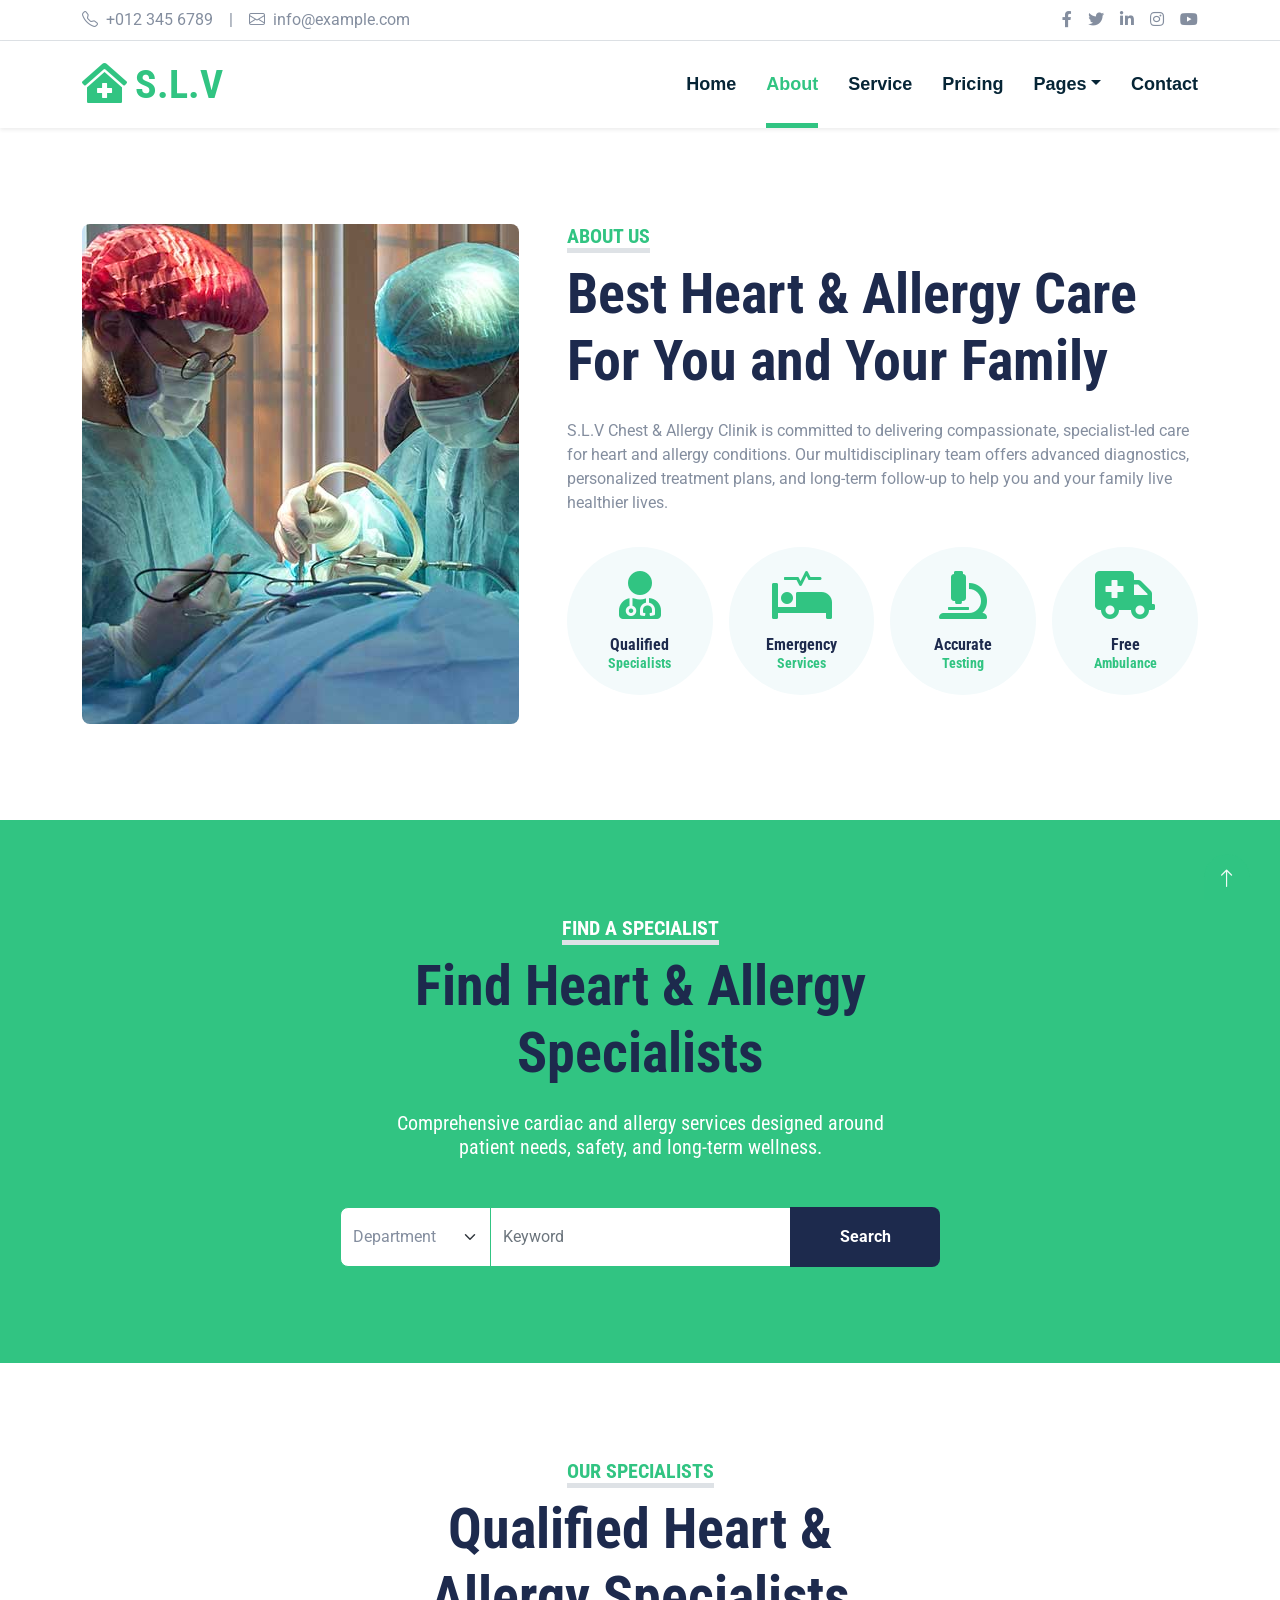
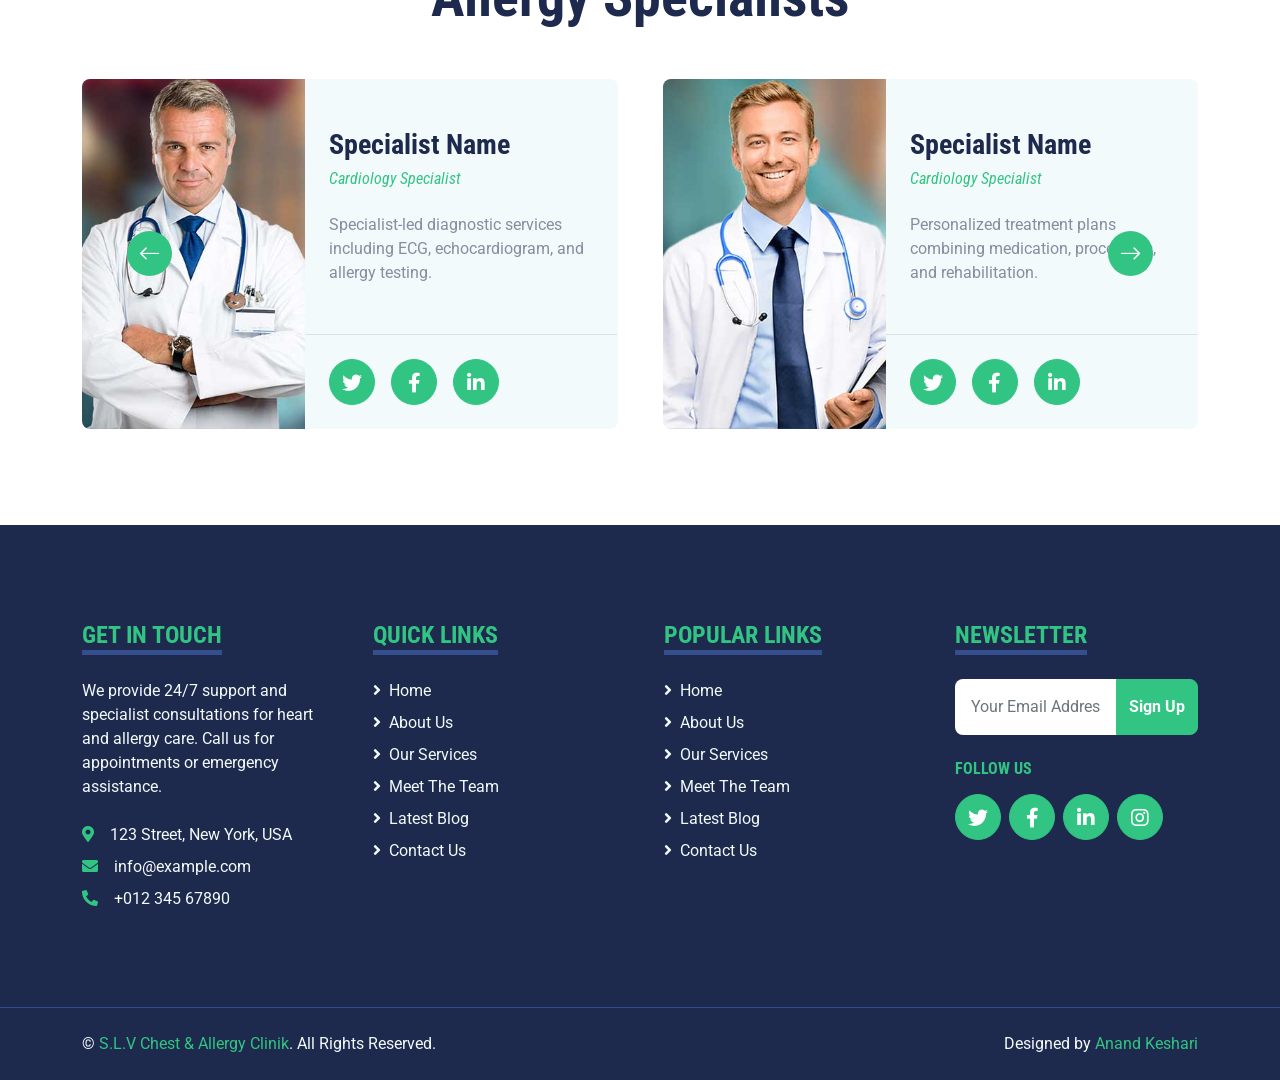
<file: about.html>
<!DOCTYPE html>
<html lang="en">

<head>
    <meta charset="utf-8">
    <title>S.L.V - Hospital Website Template</title>
    <meta content="width=device-width, initial-scale=1.0" name="viewport">
    <meta content="Free HTML Templates" name="keywords">
    <meta content="Free HTML Templates" name="description">

    <!-- Favicon -->
    <link href="img/favicon.ico" rel="icon">

    <!-- Google Web Fonts -->
    <link rel="preconnect" href="https://fonts.gstatic.com">
    <link href="https://fonts.googleapis.com/css2?family=Roboto+Condensed:wght@400;700&family=Roboto:wght@400;700&display=swap" rel="stylesheet">  

    <!-- Icon Font Stylesheet -->
    <link href="https://cdnjs.cloudflare.com/ajax/libs/font-awesome/5.15.0/css/all.min.css" rel="stylesheet">
    <link href="https://cdn.jsdelivr.net/npm/bootstrap-icons@1.4.1/font/bootstrap-icons.css" rel="stylesheet">

    <!-- Libraries Stylesheet -->
    <link href="lib/owlcarousel/assets/owl.carousel.min.css" rel="stylesheet">
    <link href="lib/tempusdominus/css/tempusdominus-bootstrap-4.min.css" rel="stylesheet" />

    <!-- Customized Bootstrap Stylesheet -->
    <link href="css/bootstrap.min.css" rel="stylesheet">

    <!-- Template Stylesheet -->
    <link href="css/style.css" rel="stylesheet">
</head>

<body>
    <!-- Topbar Start -->
    <div class="container-fluid py-2 border-bottom d-none d-lg-block">
        <div class="container">
            <div class="row">
                <div class="col-md-6 text-center text-lg-start mb-2 mb-lg-0">
                    <div class="d-inline-flex align-items-center">
                        <a class="text-decoration-none text-body pe-3" href=""><i class="bi bi-telephone me-2"></i>+012 345 6789</a>
                        <span class="text-body">|</span>
                        <a class="text-decoration-none text-body px-3" href=""><i class="bi bi-envelope me-2"></i>info@example.com</a>
                    </div>
                </div>
                <div class="col-md-6 text-center text-lg-end">
                    <div class="d-inline-flex align-items-center">
                        <a class="text-body px-2" href="">
                            <i class="fab fa-facebook-f"></i>
                        </a>
                        <a class="text-body px-2" href="">
                            <i class="fab fa-twitter"></i>
                        </a>
                        <a class="text-body px-2" href="">
                            <i class="fab fa-linkedin-in"></i>
                        </a>
                        <a class="text-body px-2" href="">
                            <i class="fab fa-instagram"></i>
                        </a>
                        <a class="text-body ps-2" href="">
                            <i class="fab fa-youtube"></i>
                        </a>
                    </div>
                </div>
            </div>
        </div>
    </div>
    <!-- Topbar End -->


    <!-- Navbar Start -->
    <div class="container-fluid sticky-top bg-white shadow-sm mb-5">
        <div class="container">
            <nav class="navbar navbar-expand-lg bg-white navbar-light py-3 py-lg-0">
                <a href="index.html" class="navbar-brand">
                    <h1 class="m-0 text-uppercase text-primary"><i class="fa fa-clinic-medical me-2"></i>S.L.V</h1>
                </a>
                <button class="navbar-toggler" type="button" data-bs-toggle="collapse" data-bs-target="#navbarCollapse">
                    <span class="navbar-toggler-icon"></span>
                </button>
                <div class="collapse navbar-collapse" id="navbarCollapse">
                    <div class="navbar-nav ms-auto py-0">
                        <a href="index.html" class="nav-item nav-link">Home</a>
                        <a href="about.html" class="nav-item nav-link active">About</a>
                        <a href="service.html" class="nav-item nav-link">Service</a>
                        <a href="price.html" class="nav-item nav-link">Pricing</a>
                        <div class="nav-item dropdown">
                            <a href="#" class="nav-link dropdown-toggle" data-bs-toggle="dropdown">Pages</a>
                            <div class="dropdown-menu m-0">
                                <a href="blog.html" class="dropdown-item">Blog Grid</a>
                                <a href="detail.html" class="dropdown-item">Blog Detail</a>
                                <a href="team.html" class="dropdown-item">The Team</a>
                                <a href="testimonial.html" class="dropdown-item">Testimonial</a>
                                <a href="appointment.html" class="dropdown-item">Appointment</a>
                                <a href="search.html" class="dropdown-item">Search</a>
                            </div>
                        </div>
                        <a href="contact.html" class="nav-item nav-link">Contact</a>
                    </div>
                </div>
            </nav>
        </div>
    </div>
    <!-- Navbar End -->


    <!-- About Start -->
    <div class="container-fluid py-5">
        <div class="container">
            <div class="row gx-5">
                <div class="col-lg-5 mb-5 mb-lg-0" style="min-height: 500px;">
                    <div class="position-relative h-100">
                        <img class="position-absolute w-100 h-100 rounded" src="img/about.jpg" style="object-fit: cover;">
                    </div>
                </div>
                <div class="col-lg-7">
                    <div class="mb-4">
                        <h5 class="d-inline-block text-primary text-uppercase border-bottom border-5">About Us</h5>
                        <h1 class="display-4">Best Heart &amp; Allergy Care For You and Your Family</h1>
                    </div>
                    <p>S.L.V Chest &amp; Allergy Clinik is committed to delivering compassionate, specialist-led care for heart and allergy conditions. Our multidisciplinary team offers advanced diagnostics, personalized treatment plans, and long-term follow-up to help you and your family live healthier lives.</p>
                    <div class="row g-3 pt-3">
                        <div class="col-sm-3 col-6">
                            <div class="bg-light text-center rounded-circle py-4">
                                <i class="fa fa-3x fa-user-md text-primary mb-3"></i>
                                <h6 class="mb-0">Qualified<small class="d-block text-primary">Specialists</small></h6>
                            </div>
                        </div>
                        <div class="col-sm-3 col-6">
                            <div class="bg-light text-center rounded-circle py-4">
                                <i class="fa fa-3x fa-procedures text-primary mb-3"></i>
                                <h6 class="mb-0">Emergency<small class="d-block text-primary">Services</small></h6>
                            </div>
                        </div>
                        <div class="col-sm-3 col-6">
                            <div class="bg-light text-center rounded-circle py-4">
                                <i class="fa fa-3x fa-microscope text-primary mb-3"></i>
                                <h6 class="mb-0">Accurate<small class="d-block text-primary">Testing</small></h6>
                            </div>
                        </div>
                            <div class="col-sm-3 col-6">
                            <div class="bg-light text-center rounded-circle py-4">
                                <i class="fa fa-3x fa-ambulance text-primary mb-3"></i>
                                <h6 class="mb-0">Free<small class="d-block text-primary">Ambulance</small></h6>
                            </div>
                        </div>
                    </div>
                </div>
            </div>
        </div>
    </div>
    <!-- About End -->


    <!-- Search Start -->
    <div class="container-fluid bg-primary my-5 py-5">
        <div class="container py-5">
            <div class="text-center mx-auto mb-5" style="max-width: 500px;">
                <h5 class="d-inline-block text-white text-uppercase border-bottom border-5">Find A Specialist</h5>
                <h1 class="display-4 mb-4">Find Heart &amp; Allergy Specialists</h1>
                <h5 class="text-white fw-normal">Comprehensive cardiac and allergy services designed around patient needs, safety, and long-term wellness.</h5>
            </div>
            <div class="mx-auto" style="width: 100%; max-width: 600px;">
                <div class="input-group">
                    <select class="form-select border-primary w-25" style="height: 60px;">
                        <option selected>Department</option>
                        <option value="1">Department 1</option>
                        <option value="2">Department 2</option>
                        <option value="3">Department 3</option>
                    </select>
                    <input type="text" class="form-control border-primary w-50" placeholder="Keyword">
                    <button class="btn btn-dark border-0 w-25">Search</button>
                </div>
            </div>
        </div>
    </div>
    <!-- Search End -->


    <!-- Team Start -->
    <div class="container-fluid py-5">
        <div class="container">
            <div class="text-center mx-auto mb-5" style="max-width: 500px;">
                <h5 class="d-inline-block text-primary text-uppercase border-bottom border-5">Our Specialists</h5>
                <h1 class="display-4">Qualified Heart &amp; Allergy Specialists</h1>
            </div>
            <div class="owl-carousel team-carousel position-relative">
                <div class="team-item">
                    <div class="row g-0 bg-light rounded overflow-hidden">
                        <div class="col-12 col-sm-5 h-100">
                            <img class="img-fluid h-100" src="img/team-1.jpg" style="object-fit: cover;">
                        </div>
                        <div class="col-12 col-sm-7 h-100 d-flex flex-column">
                            <div class="mt-auto p-4">
                                <h3>Specialist Name</h3>
                                <h6 class="fw-normal fst-italic text-primary mb-4">Cardiology Specialist</h6>
                                <p class="m-0">Specialist-led diagnostic services including ECG, echocardiogram, and allergy testing.</p>
                            </div>
                            <div class="d-flex mt-auto border-top p-4">
                                <a class="btn btn-lg btn-primary btn-lg-square rounded-circle me-3" href="#"><i class="fab fa-twitter"></i></a>
                                <a class="btn btn-lg btn-primary btn-lg-square rounded-circle me-3" href="#"><i class="fab fa-facebook-f"></i></a>
                                <a class="btn btn-lg btn-primary btn-lg-square rounded-circle" href="#"><i class="fab fa-linkedin-in"></i></a>
                            </div>
                        </div>
                    </div>
                </div>
                <div class="team-item">
                    <div class="row g-0 bg-light rounded overflow-hidden">
                        <div class="col-12 col-sm-5 h-100">
                            <img class="img-fluid h-100" src="img/team-2.jpg" style="object-fit: cover;">
                        </div>
                        <div class="col-12 col-sm-7 h-100 d-flex flex-column">
                            <div class="mt-auto p-4">
                                <h3>Specialist Name</h3>
                                <h6 class="fw-normal fst-italic text-primary mb-4">Cardiology Specialist</h6>
                                <p class="m-0">Personalized treatment plans combining medication, procedures, and rehabilitation.</p>
                            </div>
                            <div class="d-flex mt-auto border-top p-4">
                                <a class="btn btn-lg btn-primary btn-lg-square rounded-circle me-3" href="#"><i class="fab fa-twitter"></i></a>
                                <a class="btn btn-lg btn-primary btn-lg-square rounded-circle me-3" href="#"><i class="fab fa-facebook-f"></i></a>
                                <a class="btn btn-lg btn-primary btn-lg-square rounded-circle" href="#"><i class="fab fa-linkedin-in"></i></a>
                            </div>
                        </div>
                    </div>
                </div>
                <div class="team-item">
                    <div class="row g-0 bg-light rounded overflow-hidden">
                        <div class="col-12 col-sm-5 h-100">
                            <img class="img-fluid h-100" src="img/team-3.jpg" style="object-fit: cover;">
                        </div>
                        <div class="col-12 col-sm-7 h-100 d-flex flex-column">
                            <div class="mt-auto p-4">
                                <h3>Specialist Name</h3>
                                <h6 class="fw-normal fst-italic text-primary mb-4">Cardiology Specialist</h6>
                                <p class="m-0">Preventive care and lifestyle counseling to reduce cardiac and allergic risk factors.</p>
                            </div>
                            <div class="d-flex mt-auto border-top p-4">
                                <a class="btn btn-lg btn-primary btn-lg-square rounded-circle me-3" href="#"><i class="fab fa-twitter"></i></a>
                                <a class="btn btn-lg btn-primary btn-lg-square rounded-circle me-3" href="#"><i class="fab fa-facebook-f"></i></a>
                                <a class="btn btn-lg btn-primary btn-lg-square rounded-circle" href="#"><i class="fab fa-linkedin-in"></i></a>
                            </div>
                        </div>
                    </div>
                </div>
            </div>
        </div>
    </div>
    <!-- Team End -->


    <!-- Footer Start -->
    <div class="container-fluid bg-dark text-light mt-5 py-5">
        <div class="container py-5">
            <div class="row g-5">
                <div class="col-lg-3 col-md-6">
                    <h4 class="d-inline-block text-primary text-uppercase border-bottom border-5 border-secondary mb-4">Get In Touch</h4>
                    <p class="mb-4">We provide 24/7 support and specialist consultations for heart and allergy care. Call us for appointments or emergency assistance.</p>
                    <p class="mb-2"><i class="fa fa-map-marker-alt text-primary me-3"></i>123 Street, New York, USA</p>
                    <p class="mb-2"><i class="fa fa-envelope text-primary me-3"></i>info@example.com</p>
                    <p class="mb-0"><i class="fa fa-phone-alt text-primary me-3"></i>+012 345 67890</p>
                </div>
                <div class="col-lg-3 col-md-6">
                    <h4 class="d-inline-block text-primary text-uppercase border-bottom border-5 border-secondary mb-4">Quick Links</h4>
                    <div class="d-flex flex-column justify-content-start">
                        <a class="text-light mb-2" href="#"><i class="fa fa-angle-right me-2"></i>Home</a>
                        <a class="text-light mb-2" href="#"><i class="fa fa-angle-right me-2"></i>About Us</a>
                        <a class="text-light mb-2" href="#"><i class="fa fa-angle-right me-2"></i>Our Services</a>
                        <a class="text-light mb-2" href="#"><i class="fa fa-angle-right me-2"></i>Meet The Team</a>
                        <a class="text-light mb-2" href="#"><i class="fa fa-angle-right me-2"></i>Latest Blog</a>
                        <a class="text-light" href="#"><i class="fa fa-angle-right me-2"></i>Contact Us</a>
                    </div>
                </div>
                <div class="col-lg-3 col-md-6">
                    <h4 class="d-inline-block text-primary text-uppercase border-bottom border-5 border-secondary mb-4">Popular Links</h4>
                    <div class="d-flex flex-column justify-content-start">
                        <a class="text-light mb-2" href="#"><i class="fa fa-angle-right me-2"></i>Home</a>
                        <a class="text-light mb-2" href="#"><i class="fa fa-angle-right me-2"></i>About Us</a>
                        <a class="text-light mb-2" href="#"><i class="fa fa-angle-right me-2"></i>Our Services</a>
                        <a class="text-light mb-2" href="#"><i class="fa fa-angle-right me-2"></i>Meet The Team</a>
                        <a class="text-light mb-2" href="#"><i class="fa fa-angle-right me-2"></i>Latest Blog</a>
                        <a class="text-light" href="#"><i class="fa fa-angle-right me-2"></i>Contact Us</a>
                    </div>
                </div>
                <div class="col-lg-3 col-md-6">
                    <h4 class="d-inline-block text-primary text-uppercase border-bottom border-5 border-secondary mb-4">Newsletter</h4>
                    <form action="">
                        <div class="input-group">
                            <input type="text" class="form-control p-3 border-0" placeholder="Your Email Address">
                            <button class="btn btn-primary">Sign Up</button>
                        </div>
                    </form>
                    <h6 class="text-primary text-uppercase mt-4 mb-3">Follow Us</h6>
                    <div class="d-flex">
                        <a class="btn btn-lg btn-primary btn-lg-square rounded-circle me-2" href="#"><i class="fab fa-twitter"></i></a>
                        <a class="btn btn-lg btn-primary btn-lg-square rounded-circle me-2" href="#"><i class="fab fa-facebook-f"></i></a>
                        <a class="btn btn-lg btn-primary btn-lg-square rounded-circle me-2" href="#"><i class="fab fa-linkedin-in"></i></a>
                        <a class="btn btn-lg btn-primary btn-lg-square rounded-circle" href="#"><i class="fab fa-instagram"></i></a>
                    </div>
                </div>
            </div>
        </div>
    </div>
    <div class="container-fluid bg-dark text-light border-top border-secondary py-4">
        <div class="container">
            <div class="row g-5">
                <div class="col-md-6 text-center text-md-start">
                    <p class="mb-md-0">&copy; <a class="text-primary" href="#">S.L.V Chest &amp; Allergy Clinik</a>. All Rights Reserved.</p>
                </div>
                <div class="col-md-6 text-center text-md-end">
                    <p class="mb-0">Designed by <a class="text-primary" href="https://anandkeshari.com.np">Anand Keshari</a></p>
                </div>
            </div>
        </div>
    </div>
    <!-- Footer End -->


    <!-- Back to Top -->
    <a href="#" class="btn btn-lg btn-primary btn-lg-square back-to-top"><i class="bi bi-arrow-up"></i></a>


    <!-- JavaScript Libraries -->
    <script src="https://code.jquery.com/jquery-3.4.1.min.js"></script>
    <script src="https://cdn.jsdelivr.net/npm/bootstrap@5.0.0/dist/js/bootstrap.bundle.min.js"></script>
    <script src="lib/easing/easing.min.js"></script>
    <script src="lib/waypoints/waypoints.min.js"></script>
    <script src="lib/owlcarousel/owl.carousel.min.js"></script>
    <script src="lib/tempusdominus/js/moment.min.js"></script>
    <script src="lib/tempusdominus/js/moment-timezone.min.js"></script>
    <script src="lib/tempusdominus/js/tempusdominus-bootstrap-4.min.js"></script>

    <!-- Template Javascript -->
    <script src="js/main.js"></script>
</body>

</html>
</file>
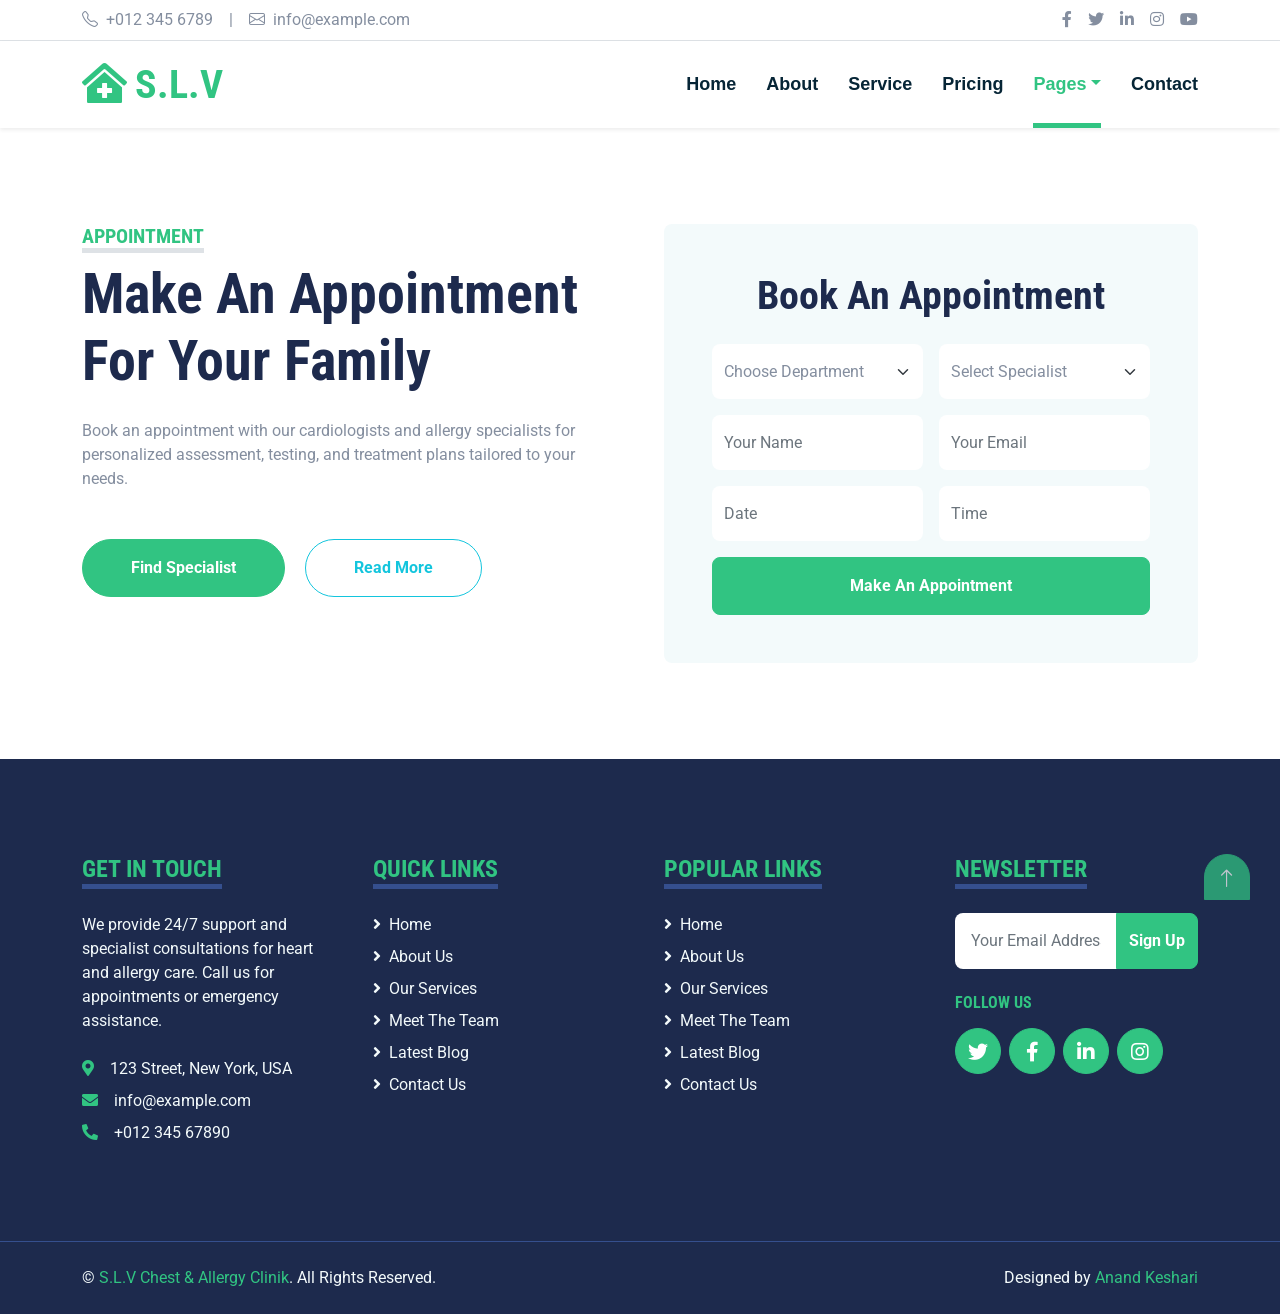
<file: appointment.html>
<!DOCTYPE html>
<html lang="en">

<head>
    <meta charset="utf-8">
    <title>S.L.V - Hospital Website Template</title>
    <meta content="width=device-width, initial-scale=1.0" name="viewport">
    <meta content="Free HTML Templates" name="keywords">
    <meta content="Free HTML Templates" name="description">

    <!-- Favicon -->
    <link href="img/favicon.ico" rel="icon">

    <!-- Google Web Fonts -->
    <link rel="preconnect" href="https://fonts.gstatic.com">
    <link href="https://fonts.googleapis.com/css2?family=Roboto+Condensed:wght@400;700&family=Roboto:wght@400;700&display=swap" rel="stylesheet">  

    <!-- Icon Font Stylesheet -->
    <link href="https://cdnjs.cloudflare.com/ajax/libs/font-awesome/5.15.0/css/all.min.css" rel="stylesheet">
    <link href="https://cdn.jsdelivr.net/npm/bootstrap-icons@1.4.1/font/bootstrap-icons.css" rel="stylesheet">

    <!-- Libraries Stylesheet -->
    <link href="lib/owlcarousel/assets/owl.carousel.min.css" rel="stylesheet">
    <link href="lib/tempusdominus/css/tempusdominus-bootstrap-4.min.css" rel="stylesheet" />

    <!-- Customized Bootstrap Stylesheet -->
    <link href="css/bootstrap.min.css" rel="stylesheet">

    <!-- Template Stylesheet -->
    <link href="css/style.css" rel="stylesheet">
</head>

<body>
    <!-- Topbar Start -->
    <div class="container-fluid py-2 border-bottom d-none d-lg-block">
        <div class="container">
            <div class="row">
                <div class="col-md-6 text-center text-lg-start mb-2 mb-lg-0">
                    <div class="d-inline-flex align-items-center">
                        <a class="text-decoration-none text-body pe-3" href=""><i class="bi bi-telephone me-2"></i>+012 345 6789</a>
                        <span class="text-body">|</span>
                        <a class="text-decoration-none text-body px-3" href=""><i class="bi bi-envelope me-2"></i>info@example.com</a>
                    </div>
                </div>
                <div class="col-md-6 text-center text-lg-end">
                    <div class="d-inline-flex align-items-center">
                        <a class="text-body px-2" href="">
                            <i class="fab fa-facebook-f"></i>
                        </a>
                        <a class="text-body px-2" href="">
                            <i class="fab fa-twitter"></i>
                        </a>
                        <a class="text-body px-2" href="">
                            <i class="fab fa-linkedin-in"></i>
                        </a>
                        <a class="text-body px-2" href="">
                            <i class="fab fa-instagram"></i>
                        </a>
                        <a class="text-body ps-2" href="">
                            <i class="fab fa-youtube"></i>
                        </a>
                    </div>
                </div>
            </div>
        </div>
    </div>
    <!-- Topbar End -->


    <!-- Navbar Start -->
    <div class="container-fluid sticky-top bg-white shadow-sm mb-5">
        <div class="container">
            <nav class="navbar navbar-expand-lg bg-white navbar-light py-3 py-lg-0">
                <a href="index.html" class="navbar-brand">
                    <h1 class="m-0 text-uppercase text-primary"><i class="fa fa-clinic-medical me-2"></i>S.L.V</h1>
                </a>
                <button class="navbar-toggler" type="button" data-bs-toggle="collapse" data-bs-target="#navbarCollapse">
                    <span class="navbar-toggler-icon"></span>
                </button>
                <div class="collapse navbar-collapse" id="navbarCollapse">
                    <div class="navbar-nav ms-auto py-0">
                        <a href="index.html" class="nav-item nav-link">Home</a>
                        <a href="about.html" class="nav-item nav-link">About</a>
                        <a href="service.html" class="nav-item nav-link">Service</a>
                        <a href="price.html" class="nav-item nav-link">Pricing</a>
                        <div class="nav-item dropdown">
                            <a href="#" class="nav-link dropdown-toggle active" data-bs-toggle="dropdown">Pages</a>
                            <div class="dropdown-menu m-0">
                                <a href="blog.html" class="dropdown-item">Blog Grid</a>
                                <a href="detail.html" class="dropdown-item">Blog Detail</a>
                                <a href="team.html" class="dropdown-item">The Team</a>
                                <a href="testimonial.html" class="dropdown-item">Testimonial</a>
                                <a href="appointment.html" class="dropdown-item active">Appointment</a>
                                <a href="search.html" class="dropdown-item">Search</a>
                            </div>
                        </div>
                        <a href="contact.html" class="nav-item nav-link">Contact</a>
                    </div>
                </div>
            </nav>
        </div>
    </div>
    <!-- Navbar End -->


    <!-- Appointment Start -->
    <div class="container-fluid py-5">
        <div class="container">
            <div class="row gx-5">
                <div class="col-lg-6 mb-5 mb-lg-0">
                    <div class="mb-4">
                        <h5 class="d-inline-block text-primary text-uppercase border-bottom border-5">Appointment</h5>
                        <h1 class="display-4">Make An Appointment For Your Family</h1>
                    </div>
                    <p class="mb-5">Book an appointment with our cardiologists and allergy specialists for personalized assessment, testing, and treatment plans tailored to your needs.</p>
                    <a class="btn btn-primary rounded-pill py-3 px-5 me-3" href="">Find Specialist</a>
                    <a class="btn btn-outline-primary rounded-pill py-3 px-5" href="">Read More</a>
                </div>
                <div class="col-lg-6">
                    <div class="bg-light text-center rounded p-5">
                        <h1 class="mb-4">Book An Appointment</h1>
                        <form>
                            <div class="row g-3">
                                <div class="col-12 col-sm-6">
                                    <select class="form-select bg-white border-0" style="height: 55px;">
                                        <option selected>Choose Department</option>
                                        <option value="1">Department 1</option>
                                        <option value="2">Department 2</option>
                                        <option value="3">Department 3</option>
                                    </select>
                                </div>
                                <div class="col-12 col-sm-6">
                                    <select class="form-select bg-white border-0" style="height: 55px;">
                                        <option selected>Select Specialist</option>
                                        <option value="1">Specialist 1</option>
                                        <option value="2">Specialist 2</option>
                                        <option value="3">Specialist 3</option>
                                    </select>
                                </div>
                                <div class="col-12 col-sm-6">
                                    <input type="text" class="form-control bg-white border-0" placeholder="Your Name" style="height: 55px;">
                                </div>
                                <div class="col-12 col-sm-6">
                                    <input type="email" class="form-control bg-white border-0" placeholder="Your Email" style="height: 55px;">
                                </div>
                                <div class="col-12 col-sm-6">
                                    <div class="date" id="date" data-target-input="nearest">
                                        <input type="text"
                                            class="form-control bg-white border-0 datetimepicker-input"
                                            placeholder="Date" data-target="#date" data-toggle="datetimepicker" style="height: 55px;">
                                    </div>
                                </div>
                                <div class="col-12 col-sm-6">
                                    <div class="time" id="time" data-target-input="nearest">
                                        <input type="text"
                                            class="form-control bg-white border-0 datetimepicker-input"
                                            placeholder="Time" data-target="#time" data-toggle="datetimepicker" style="height: 55px;">
                                    </div>
                                </div>
                                <div class="col-12">
                                    <button class="btn btn-primary w-100 py-3" type="submit">Make An Appointment</button>
                                </div>
                            </div>
                        </form>
                    </div>
                </div>
            </div>
        </div>
    </div>
    <!-- Appointment End -->


    <!-- Footer Start -->
    <div class="container-fluid bg-dark text-light mt-5 py-5">
        <div class="container py-5">
            <div class="row g-5">
                <div class="col-lg-3 col-md-6">
                    <h4 class="d-inline-block text-primary text-uppercase border-bottom border-5 border-secondary mb-4">Get In Touch</h4>
                    <p class="mb-4">We provide 24/7 support and specialist consultations for heart and allergy care. Call us for appointments or emergency assistance.</p>
                    <p class="mb-2"><i class="fa fa-map-marker-alt text-primary me-3"></i>123 Street, New York, USA</p>
                    <p class="mb-2"><i class="fa fa-envelope text-primary me-3"></i>info@example.com</p>
                    <p class="mb-0"><i class="fa fa-phone-alt text-primary me-3"></i>+012 345 67890</p>
                </div>
                <div class="col-lg-3 col-md-6">
                    <h4 class="d-inline-block text-primary text-uppercase border-bottom border-5 border-secondary mb-4">Quick Links</h4>
                    <div class="d-flex flex-column justify-content-start">
                        <a class="text-light mb-2" href="#"><i class="fa fa-angle-right me-2"></i>Home</a>
                        <a class="text-light mb-2" href="#"><i class="fa fa-angle-right me-2"></i>About Us</a>
                        <a class="text-light mb-2" href="#"><i class="fa fa-angle-right me-2"></i>Our Services</a>
                        <a class="text-light mb-2" href="#"><i class="fa fa-angle-right me-2"></i>Meet The Team</a>
                        <a class="text-light mb-2" href="#"><i class="fa fa-angle-right me-2"></i>Latest Blog</a>
                        <a class="text-light" href="#"><i class="fa fa-angle-right me-2"></i>Contact Us</a>
                    </div>
                </div>
                <div class="col-lg-3 col-md-6">
                    <h4 class="d-inline-block text-primary text-uppercase border-bottom border-5 border-secondary mb-4">Popular Links</h4>
                    <div class="d-flex flex-column justify-content-start">
                        <a class="text-light mb-2" href="#"><i class="fa fa-angle-right me-2"></i>Home</a>
                        <a class="text-light mb-2" href="#"><i class="fa fa-angle-right me-2"></i>About Us</a>
                        <a class="text-light mb-2" href="#"><i class="fa fa-angle-right me-2"></i>Our Services</a>
                        <a class="text-light mb-2" href="#"><i class="fa fa-angle-right me-2"></i>Meet The Team</a>
                        <a class="text-light mb-2" href="#"><i class="fa fa-angle-right me-2"></i>Latest Blog</a>
                        <a class="text-light" href="#"><i class="fa fa-angle-right me-2"></i>Contact Us</a>
                    </div>
                </div>
                <div class="col-lg-3 col-md-6">
                    <h4 class="d-inline-block text-primary text-uppercase border-bottom border-5 border-secondary mb-4">Newsletter</h4>
                    <form action="">
                        <div class="input-group">
                            <input type="text" class="form-control p-3 border-0" placeholder="Your Email Address">
                            <button class="btn btn-primary">Sign Up</button>
                        </div>
                    </form>
                    <h6 class="text-primary text-uppercase mt-4 mb-3">Follow Us</h6>
                    <div class="d-flex">
                        <a class="btn btn-lg btn-primary btn-lg-square rounded-circle me-2" href="#"><i class="fab fa-twitter"></i></a>
                        <a class="btn btn-lg btn-primary btn-lg-square rounded-circle me-2" href="#"><i class="fab fa-facebook-f"></i></a>
                        <a class="btn btn-lg btn-primary btn-lg-square rounded-circle me-2" href="#"><i class="fab fa-linkedin-in"></i></a>
                        <a class="btn btn-lg btn-primary btn-lg-square rounded-circle" href="#"><i class="fab fa-instagram"></i></a>
                    </div>
                </div>
            </div>
        </div>
    </div>
    <div class="container-fluid bg-dark text-light border-top border-secondary py-4">
        <div class="container">
            <div class="row g-5">
                <div class="col-md-6 text-center text-md-start">
                    <p class="mb-md-0">&copy; <a class="text-primary" href="#">S.L.V Chest &amp; Allergy Clinik</a>. All Rights Reserved.</p>
                </div>
                <div class="col-md-6 text-center text-md-end">
                    <p class="mb-0">Designed by <a class="text-primary" href="https://anandkeshari.com.np">Anand Keshari</a></p>
                </div>
            </div>
        </div>
    </div>
    <!-- Footer End -->


    <!-- Back to Top -->
    <a href="#" class="btn btn-lg btn-primary btn-lg-square back-to-top"><i class="bi bi-arrow-up"></i></a>


    <!-- JavaScript Libraries -->
    <script src="https://code.jquery.com/jquery-3.4.1.min.js"></script>
    <script src="https://cdn.jsdelivr.net/npm/bootstrap@5.0.0/dist/js/bootstrap.bundle.min.js"></script>
    <script src="lib/easing/easing.min.js"></script>
    <script src="lib/waypoints/waypoints.min.js"></script>
    <script src="lib/owlcarousel/owl.carousel.min.js"></script>
    <script src="lib/tempusdominus/js/moment.min.js"></script>
    <script src="lib/tempusdominus/js/moment-timezone.min.js"></script>
    <script src="lib/tempusdominus/js/tempusdominus-bootstrap-4.min.js"></script>

    <!-- Template Javascript -->
    <script src="js/main.js"></script>
</body>

</html>
</file>
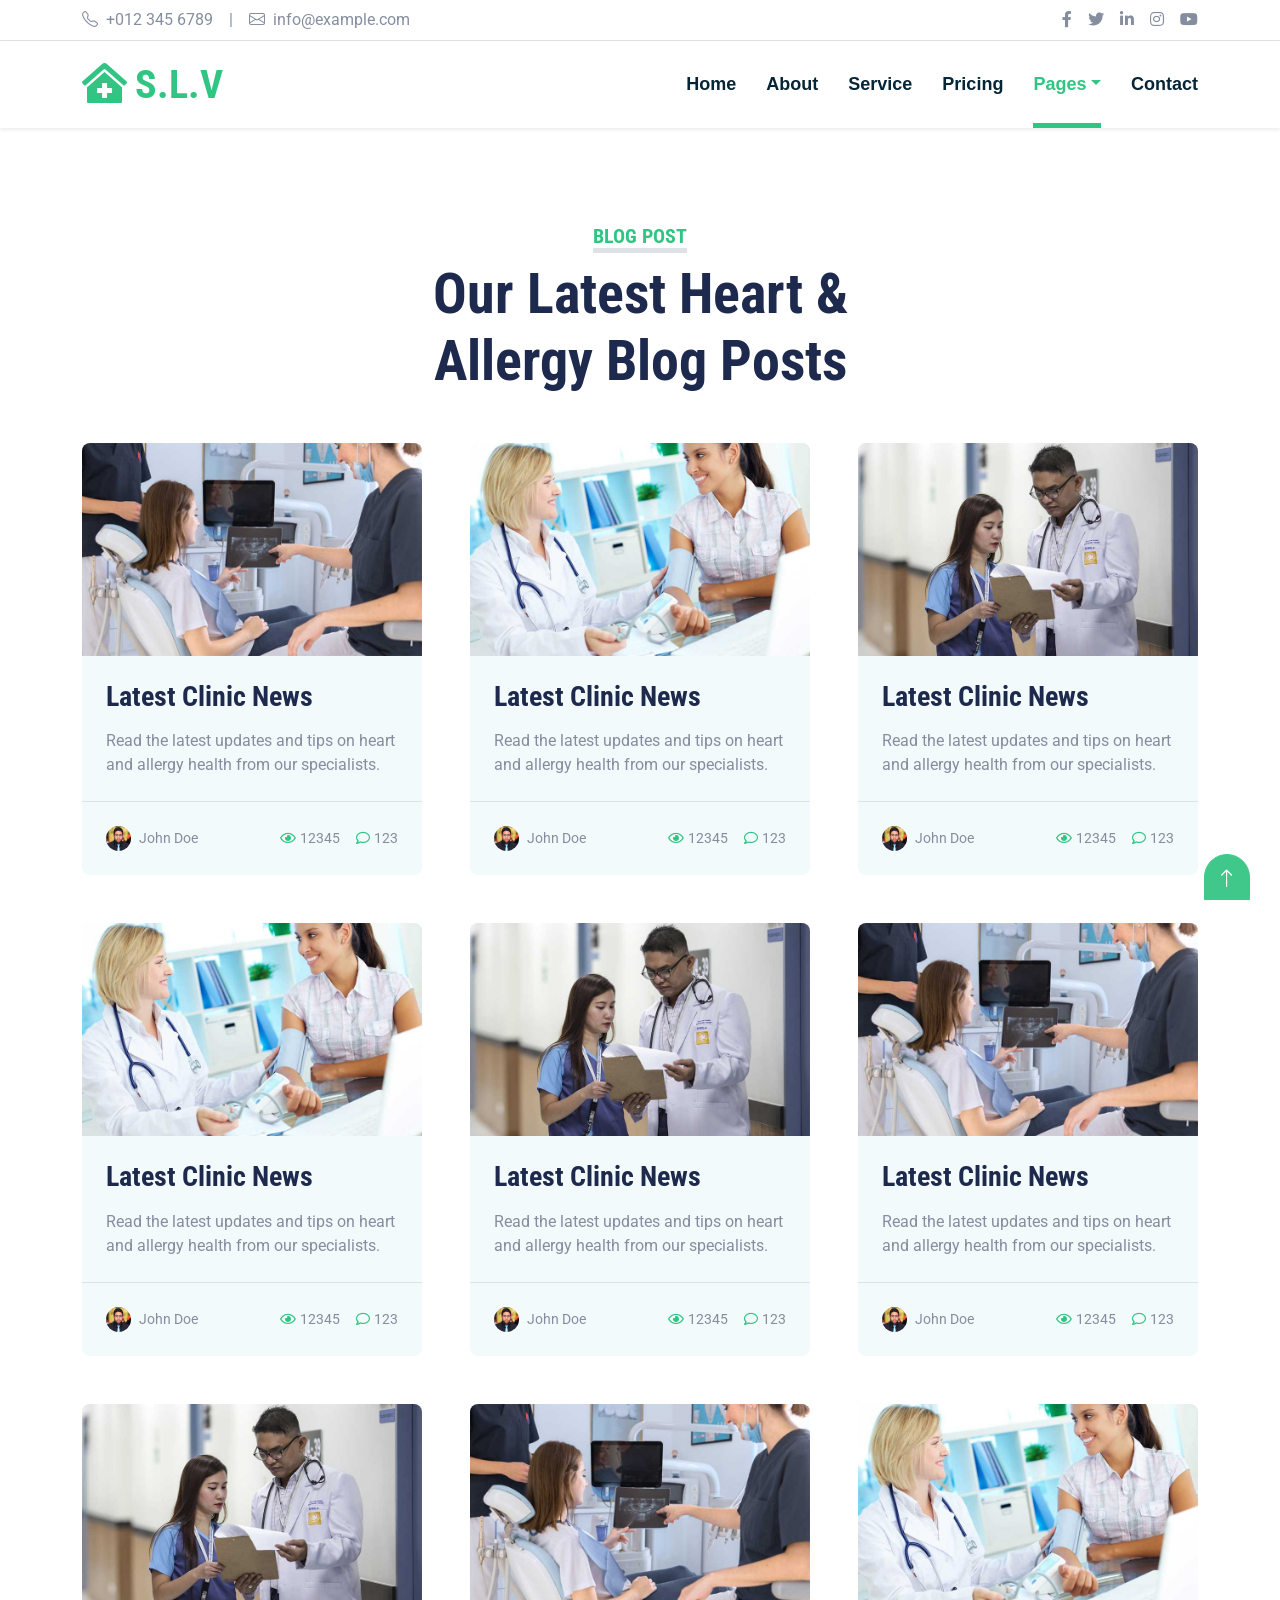
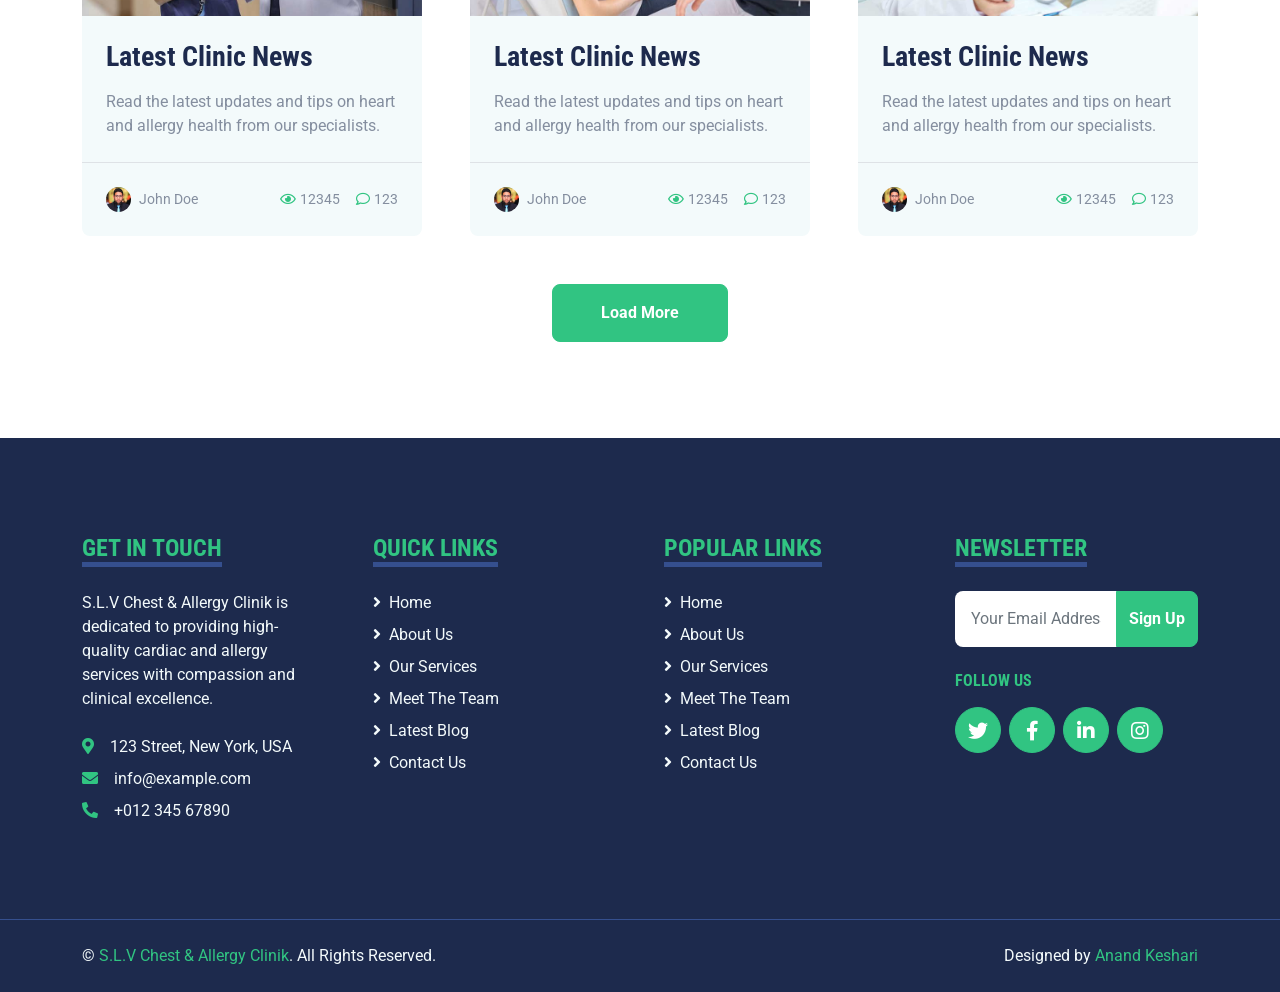
<file: blog.html>
<!DOCTYPE html>
<html lang="en">

<head>
    <meta charset="utf-8">
    <title>S.L.V - Hospital Website Template</title>
    <meta content="width=device-width, initial-scale=1.0" name="viewport">
    <meta content="Free HTML Templates" name="keywords">
    <meta content="Free HTML Templates" name="description">

    <!-- Favicon -->
    <link href="img/favicon.ico" rel="icon">

    <!-- Google Web Fonts -->
    <link rel="preconnect" href="https://fonts.gstatic.com">
    <link href="https://fonts.googleapis.com/css2?family=Roboto+Condensed:wght@400;700&family=Roboto:wght@400;700&display=swap" rel="stylesheet">  

    <!-- Icon Font Stylesheet -->
    <link href="https://cdnjs.cloudflare.com/ajax/libs/font-awesome/5.15.0/css/all.min.css" rel="stylesheet">
    <link href="https://cdn.jsdelivr.net/npm/bootstrap-icons@1.4.1/font/bootstrap-icons.css" rel="stylesheet">

    <!-- Libraries Stylesheet -->
    <link href="lib/owlcarousel/assets/owl.carousel.min.css" rel="stylesheet">
    <link href="lib/tempusdominus/css/tempusdominus-bootstrap-4.min.css" rel="stylesheet" />

    <!-- Customized Bootstrap Stylesheet -->
    <link href="css/bootstrap.min.css" rel="stylesheet">

    <!-- Template Stylesheet -->
    <link href="css/style.css" rel="stylesheet">
</head>

<body>
    <!-- Topbar Start -->
    <div class="container-fluid py-2 border-bottom d-none d-lg-block">
        <div class="container">
            <div class="row">
                <div class="col-md-6 text-center text-lg-start mb-2 mb-lg-0">
                    <div class="d-inline-flex align-items-center">
                        <a class="text-decoration-none text-body pe-3" href=""><i class="bi bi-telephone me-2"></i>+012 345 6789</a>
                        <span class="text-body">|</span>
                        <a class="text-decoration-none text-body px-3" href=""><i class="bi bi-envelope me-2"></i>info@example.com</a>
                    </div>
                </div>
                <div class="col-md-6 text-center text-lg-end">
                    <div class="d-inline-flex align-items-center">
                        <a class="text-body px-2" href="">
                            <i class="fab fa-facebook-f"></i>
                        </a>
                        <a class="text-body px-2" href="">
                            <i class="fab fa-twitter"></i>
                        </a>
                        <a class="text-body px-2" href="">
                            <i class="fab fa-linkedin-in"></i>
                        </a>
                        <a class="text-body px-2" href="">
                            <i class="fab fa-instagram"></i>
                        </a>
                        <a class="text-body ps-2" href="">
                            <i class="fab fa-youtube"></i>
                        </a>
                    </div>
                </div>
            </div>
        </div>
    </div>
    <!-- Topbar End -->


    <!-- Navbar Start -->
    <div class="container-fluid sticky-top bg-white shadow-sm mb-5">
        <div class="container">
            <nav class="navbar navbar-expand-lg bg-white navbar-light py-3 py-lg-0">
                <a href="index.html" class="navbar-brand">
                    <h1 class="m-0 text-uppercase text-primary"><i class="fa fa-clinic-medical me-2"></i>S.L.V</h1>
                </a>
                <button class="navbar-toggler" type="button" data-bs-toggle="collapse" data-bs-target="#navbarCollapse">
                    <span class="navbar-toggler-icon"></span>
                </button>
                <div class="collapse navbar-collapse" id="navbarCollapse">
                    <div class="navbar-nav ms-auto py-0">
                        <a href="index.html" class="nav-item nav-link">Home</a>
                        <a href="about.html" class="nav-item nav-link">About</a>
                        <a href="service.html" class="nav-item nav-link">Service</a>
                        <a href="price.html" class="nav-item nav-link">Pricing</a>
                        <div class="nav-item dropdown">
                            <a href="#" class="nav-link dropdown-toggle active" data-bs-toggle="dropdown">Pages</a>
                            <div class="dropdown-menu m-0">
                                <a href="blog.html" class="dropdown-item active">Blog Grid</a>
                                <a href="detail.html" class="dropdown-item">Blog Detail</a>
                                <a href="team.html" class="dropdown-item">The Team</a>
                                <a href="testimonial.html" class="dropdown-item">Testimonial</a>
                                <a href="appointment.html" class="dropdown-item">Appointment</a>
                                <a href="search.html" class="dropdown-item">Search</a>
                            </div>
                        </div>
                        <a href="contact.html" class="nav-item nav-link">Contact</a>
                    </div>
                </div>
            </nav>
        </div>
    </div>
    <!-- Navbar End -->


    <!-- Blog Start -->
    <div class="container-fluid py-5">
        <div class="container">
            <div class="text-center mx-auto mb-5" style="max-width: 500px;">
                <h5 class="d-inline-block text-primary text-uppercase border-bottom border-5">Blog Post</h5>
                <h1 class="display-4">Our Latest Heart &amp; Allergy Blog Posts</h1>
            </div>
            <div class="row g-5">
                <div class="col-xl-4 col-lg-6">
                    <div class="bg-light rounded overflow-hidden">
                        <img class="img-fluid w-100" src="img/blog-1.jpg" alt="">
                        <div class="p-4">
                            <a class="h3 d-block mb-3" href="">Latest Clinic News</a>
                            <p class="m-0">Read the latest updates and tips on heart and allergy health from our specialists.</p>
                        </div>
                        <div class="d-flex justify-content-between border-top p-4">
                            <div class="d-flex align-items-center">
                                <img class="rounded-circle me-2" src="img/user.jpg" width="25" height="25" alt="">
                                <small>John Doe</small>
                            </div>
                            <div class="d-flex align-items-center">
                                <small class="ms-3"><i class="far fa-eye text-primary me-1"></i>12345</small>
                                <small class="ms-3"><i class="far fa-comment text-primary me-1"></i>123</small>
                            </div>
                        </div>
                    </div>
                </div>
                <div class="col-xl-4 col-lg-6">
                    <div class="bg-light rounded overflow-hidden">
                        <img class="img-fluid w-100" src="img/blog-2.jpg" alt="">
                        <div class="p-4">
                            <a class="h3 d-block mb-3" href="">Latest Clinic News</a>
                            <p class="m-0">Read the latest updates and tips on heart and allergy health from our specialists.</p>
                        </div>
                        <div class="d-flex justify-content-between border-top p-4">
                            <div class="d-flex align-items-center">
                                <img class="rounded-circle me-2" src="img/user.jpg" width="25" height="25" alt="">
                                <small>John Doe</small>
                            </div>
                            <div class="d-flex align-items-center">
                                <small class="ms-3"><i class="far fa-eye text-primary me-1"></i>12345</small>
                                <small class="ms-3"><i class="far fa-comment text-primary me-1"></i>123</small>
                            </div>
                        </div>
                    </div>
                </div>
                <div class="col-xl-4 col-lg-6">
                    <div class="bg-light rounded overflow-hidden">
                        <img class="img-fluid w-100" src="img/blog-3.jpg" alt="">
                        <div class="p-4">
                            <a class="h3 d-block mb-3" href="">Latest Clinic News</a>
                            <p class="m-0">Read the latest updates and tips on heart and allergy health from our specialists.</p>
                        </div>
                        <div class="d-flex justify-content-between border-top p-4">
                            <div class="d-flex align-items-center">
                                <img class="rounded-circle me-2" src="img/user.jpg" width="25" height="25" alt="">
                                <small>John Doe</small>
                            </div>
                            <div class="d-flex align-items-center">
                                <small class="ms-3"><i class="far fa-eye text-primary me-1"></i>12345</small>
                                <small class="ms-3"><i class="far fa-comment text-primary me-1"></i>123</small>
                            </div>
                        </div>
                    </div>
                </div>
                <div class="col-xl-4 col-lg-6">
                    <div class="bg-light rounded overflow-hidden">
                        <img class="img-fluid w-100" src="img/blog-2.jpg" alt="">
                        <div class="p-4">
                            <a class="h3 d-block mb-3" href="">Latest Clinic News</a>
                            <p class="m-0">Read the latest updates and tips on heart and allergy health from our specialists.</p>
                        </div>
                        <div class="d-flex justify-content-between border-top p-4">
                            <div class="d-flex align-items-center">
                                <img class="rounded-circle me-2" src="img/user.jpg" width="25" height="25" alt="">
                                <small>John Doe</small>
                            </div>
                            <div class="d-flex align-items-center">
                                <small class="ms-3"><i class="far fa-eye text-primary me-1"></i>12345</small>
                                <small class="ms-3"><i class="far fa-comment text-primary me-1"></i>123</small>
                            </div>
                        </div>
                    </div>
                </div>
                <div class="col-xl-4 col-lg-6">
                    <div class="bg-light rounded overflow-hidden">
                        <img class="img-fluid w-100" src="img/blog-3.jpg" alt="">
                        <div class="p-4">
                            <a class="h3 d-block mb-3" href="">Latest Clinic News</a>
                            <p class="m-0">Read the latest updates and tips on heart and allergy health from our specialists.</p>
                        </div>
                        <div class="d-flex justify-content-between border-top p-4">
                            <div class="d-flex align-items-center">
                                <img class="rounded-circle me-2" src="img/user.jpg" width="25" height="25" alt="">
                                <small>John Doe</small>
                            </div>
                            <div class="d-flex align-items-center">
                                <small class="ms-3"><i class="far fa-eye text-primary me-1"></i>12345</small>
                                <small class="ms-3"><i class="far fa-comment text-primary me-1"></i>123</small>
                            </div>
                        </div>
                    </div>
                </div>
                <div class="col-xl-4 col-lg-6">
                    <div class="bg-light rounded overflow-hidden">
                        <img class="img-fluid w-100" src="img/blog-1.jpg" alt="">
                        <div class="p-4">
                            <a class="h3 d-block mb-3" href="">Latest Clinic News</a>
                            <p class="m-0">Read the latest updates and tips on heart and allergy health from our specialists.</p>
                        </div>
                        <div class="d-flex justify-content-between border-top p-4">
                            <div class="d-flex align-items-center">
                                <img class="rounded-circle me-2" src="img/user.jpg" width="25" height="25" alt="">
                                <small>John Doe</small>
                            </div>
                            <div class="d-flex align-items-center">
                                <small class="ms-3"><i class="far fa-eye text-primary me-1"></i>12345</small>
                                <small class="ms-3"><i class="far fa-comment text-primary me-1"></i>123</small>
                            </div>
                        </div>
                    </div>
                </div>
                <div class="col-xl-4 col-lg-6">
                    <div class="bg-light rounded overflow-hidden">
                        <img class="img-fluid w-100" src="img/blog-3.jpg" alt="">
                        <div class="p-4">
                            <a class="h3 d-block mb-3" href="">Latest Clinic News</a>
                            <p class="m-0">Read the latest updates and tips on heart and allergy health from our specialists.</p>
                        </div>
                        <div class="d-flex justify-content-between border-top p-4">
                            <div class="d-flex align-items-center">
                                <img class="rounded-circle me-2" src="img/user.jpg" width="25" height="25" alt="">
                                <small>John Doe</small>
                            </div>
                            <div class="d-flex align-items-center">
                                <small class="ms-3"><i class="far fa-eye text-primary me-1"></i>12345</small>
                                <small class="ms-3"><i class="far fa-comment text-primary me-1"></i>123</small>
                            </div>
                        </div>
                    </div>
                </div>
                <div class="col-xl-4 col-lg-6">
                    <div class="bg-light rounded overflow-hidden">
                        <img class="img-fluid w-100" src="img/blog-1.jpg" alt="">
                        <div class="p-4">
                            <a class="h3 d-block mb-3" href="">Latest Clinic News</a>
                            <p class="m-0">Read the latest updates and tips on heart and allergy health from our specialists.</p>
                        </div>
                        <div class="d-flex justify-content-between border-top p-4">
                            <div class="d-flex align-items-center">
                                <img class="rounded-circle me-2" src="img/user.jpg" width="25" height="25" alt="">
                                <small>John Doe</small>
                            </div>
                            <div class="d-flex align-items-center">
                                <small class="ms-3"><i class="far fa-eye text-primary me-1"></i>12345</small>
                                <small class="ms-3"><i class="far fa-comment text-primary me-1"></i>123</small>
                            </div>
                        </div>
                    </div>
                </div>
                <div class="col-xl-4 col-lg-6">
                    <div class="bg-light rounded overflow-hidden">
                        <img class="img-fluid w-100" src="img/blog-2.jpg" alt="">
                        <div class="p-4">
                            <a class="h3 d-block mb-3" href="">Latest Clinic News</a>
                            <p class="m-0">Read the latest updates and tips on heart and allergy health from our specialists.</p>
                        </div>
                        <div class="d-flex justify-content-between border-top p-4">
                            <div class="d-flex align-items-center">
                                <img class="rounded-circle me-2" src="img/user.jpg" width="25" height="25" alt="">
                                <small>John Doe</small>
                            </div>
                            <div class="d-flex align-items-center">
                                <small class="ms-3"><i class="far fa-eye text-primary me-1"></i>12345</small>
                                <small class="ms-3"><i class="far fa-comment text-primary me-1"></i>123</small>
                            </div>
                        </div>
                    </div>
                </div>
                <div class="col-12 text-center">
                    <button class="btn btn-primary py-3 px-5">Load More</button>
                </div>
            </div>
        </div>
    </div>
    <!-- Blog End -->
    

    <!-- Footer Start -->
    <div class="container-fluid bg-dark text-light mt-5 py-5">
        <div class="container py-5">
            <div class="row g-5">
                <div class="col-lg-3 col-md-6">
                    <h4 class="d-inline-block text-primary text-uppercase border-bottom border-5 border-secondary mb-4">Get In Touch</h4>
                    <p class="mb-4">S.L.V Chest & Allergy Clinik is dedicated to providing high-quality cardiac and allergy services with compassion and clinical excellence.</p>
                    <p class="mb-2"><i class="fa fa-map-marker-alt text-primary me-3"></i>123 Street, New York, USA</p>
                    <p class="mb-2"><i class="fa fa-envelope text-primary me-3"></i>info@example.com</p>
                    <p class="mb-0"><i class="fa fa-phone-alt text-primary me-3"></i>+012 345 67890</p>
                </div>
                <div class="col-lg-3 col-md-6">
                    <h4 class="d-inline-block text-primary text-uppercase border-bottom border-5 border-secondary mb-4">Quick Links</h4>
                    <div class="d-flex flex-column justify-content-start">
                        <a class="text-light mb-2" href="#"><i class="fa fa-angle-right me-2"></i>Home</a>
                        <a class="text-light mb-2" href="#"><i class="fa fa-angle-right me-2"></i>About Us</a>
                        <a class="text-light mb-2" href="#"><i class="fa fa-angle-right me-2"></i>Our Services</a>
                        <a class="text-light mb-2" href="#"><i class="fa fa-angle-right me-2"></i>Meet The Team</a>
                        <a class="text-light mb-2" href="#"><i class="fa fa-angle-right me-2"></i>Latest Blog</a>
                        <a class="text-light" href="#"><i class="fa fa-angle-right me-2"></i>Contact Us</a>
                    </div>
                </div>
                <div class="col-lg-3 col-md-6">
                    <h4 class="d-inline-block text-primary text-uppercase border-bottom border-5 border-secondary mb-4">Popular Links</h4>
                    <div class="d-flex flex-column justify-content-start">
                        <a class="text-light mb-2" href="#"><i class="fa fa-angle-right me-2"></i>Home</a>
                        <a class="text-light mb-2" href="#"><i class="fa fa-angle-right me-2"></i>About Us</a>
                        <a class="text-light mb-2" href="#"><i class="fa fa-angle-right me-2"></i>Our Services</a>
                        <a class="text-light mb-2" href="#"><i class="fa fa-angle-right me-2"></i>Meet The Team</a>
                        <a class="text-light mb-2" href="#"><i class="fa fa-angle-right me-2"></i>Latest Blog</a>
                        <a class="text-light" href="#"><i class="fa fa-angle-right me-2"></i>Contact Us</a>
                    </div>
                </div>
                <div class="col-lg-3 col-md-6">
                    <h4 class="d-inline-block text-primary text-uppercase border-bottom border-5 border-secondary mb-4">Newsletter</h4>
                    <form action="">
                        <div class="input-group">
                            <input type="text" class="form-control p-3 border-0" placeholder="Your Email Address">
                            <button class="btn btn-primary">Sign Up</button>
                        </div>
                    </form>
                    <h6 class="text-primary text-uppercase mt-4 mb-3">Follow Us</h6>
                    <div class="d-flex">
                        <a class="btn btn-lg btn-primary btn-lg-square rounded-circle me-2" href="#"><i class="fab fa-twitter"></i></a>
                        <a class="btn btn-lg btn-primary btn-lg-square rounded-circle me-2" href="#"><i class="fab fa-facebook-f"></i></a>
                        <a class="btn btn-lg btn-primary btn-lg-square rounded-circle me-2" href="#"><i class="fab fa-linkedin-in"></i></a>
                        <a class="btn btn-lg btn-primary btn-lg-square rounded-circle" href="#"><i class="fab fa-instagram"></i></a>
                    </div>
                </div>
            </div>
        </div>
    </div>
    <div class="container-fluid bg-dark text-light border-top border-secondary py-4">
        <div class="container">
            <div class="row g-5">
                <div class="col-md-6 text-center text-md-start">
                    <p class="mb-md-0">&copy; <a class="text-primary" href="#">S.L.V Chest &amp; Allergy Clinik</a>. All Rights Reserved.</p>
                </div>
                <div class="col-md-6 text-center text-md-end">
                    <p class="mb-0">Designed by <a class="text-primary" href="https://anandkeshari.com.np">Anand Keshari</a></p>
                </div>
            </div>
        </div>
    </div>
    <!-- Footer End -->


    <!-- Back to Top -->
    <a href="#" class="btn btn-lg btn-primary btn-lg-square back-to-top"><i class="bi bi-arrow-up"></i></a>


    <!-- JavaScript Libraries -->
    <script src="https://code.jquery.com/jquery-3.4.1.min.js"></script>
    <script src="https://cdn.jsdelivr.net/npm/bootstrap@5.0.0/dist/js/bootstrap.bundle.min.js"></script>
    <script src="lib/easing/easing.min.js"></script>
    <script src="lib/waypoints/waypoints.min.js"></script>
    <script src="lib/owlcarousel/owl.carousel.min.js"></script>
    <script src="lib/tempusdominus/js/moment.min.js"></script>
    <script src="lib/tempusdominus/js/moment-timezone.min.js"></script>
    <script src="lib/tempusdominus/js/tempusdominus-bootstrap-4.min.js"></script>

    <!-- Template Javascript -->
    <script src="js/main.js"></script>
</body>

</html>
</file>
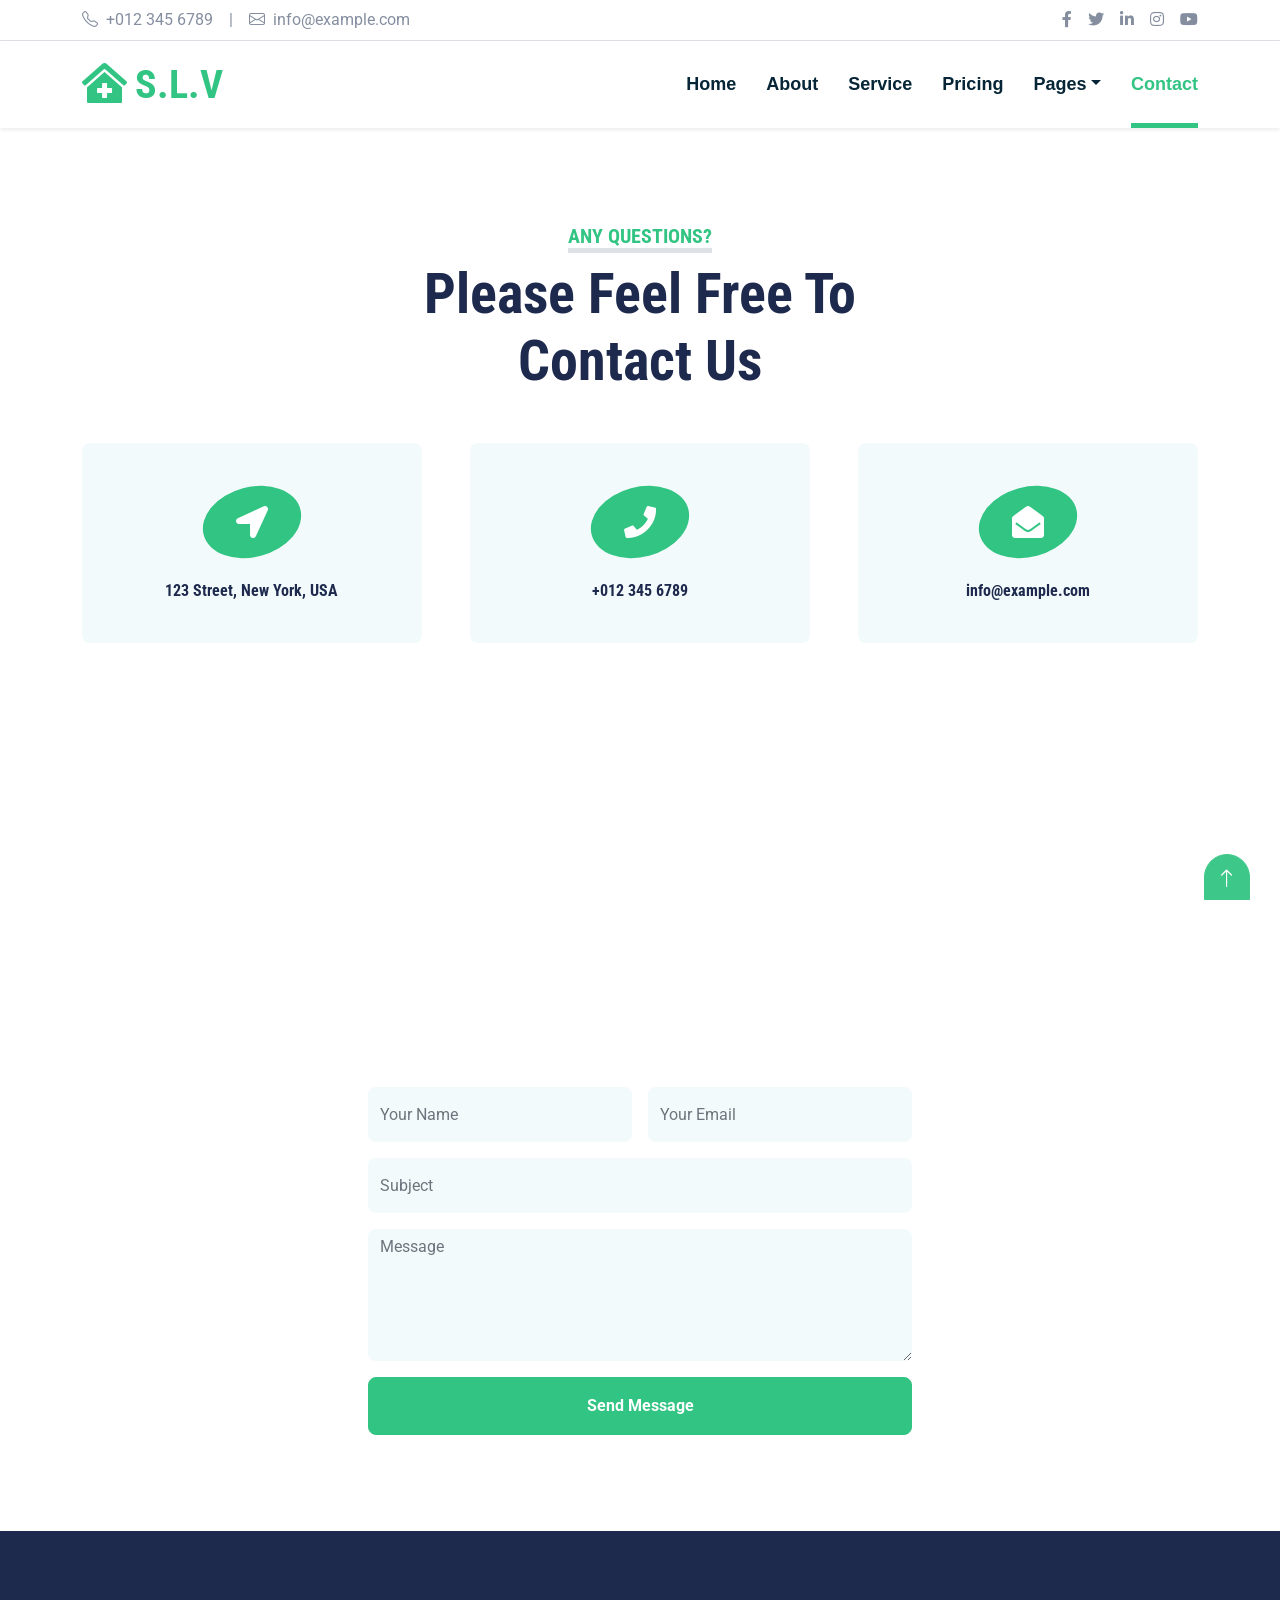
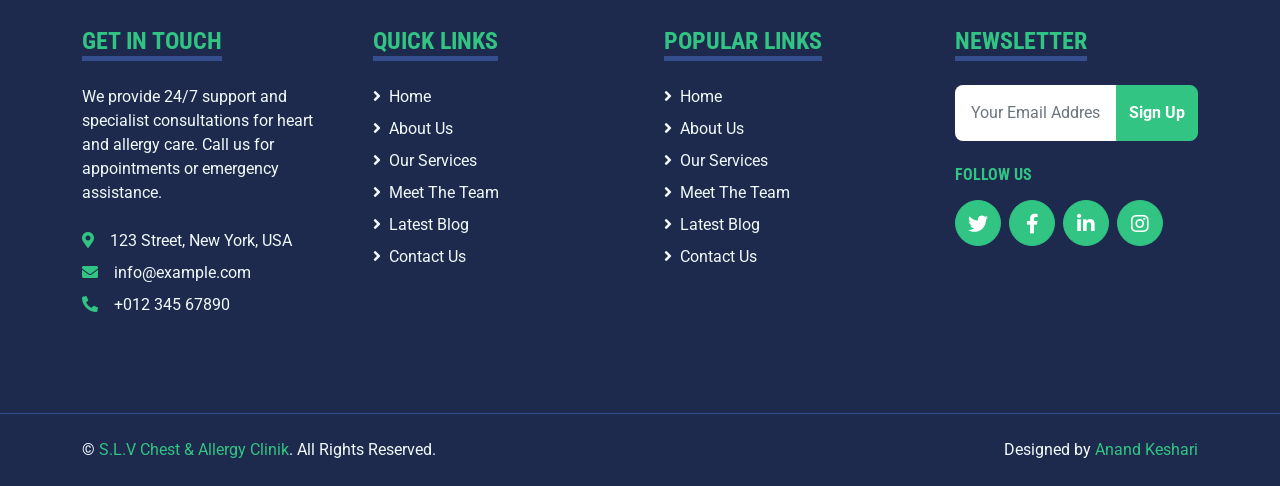
<file: contact.html>
<!DOCTYPE html>
<html lang="en">

<head>
    <meta charset="utf-8">
    <title>S.L.V - Hospital Website Template</title>
    <meta content="width=device-width, initial-scale=1.0" name="viewport">
    <meta content="Free HTML Templates" name="keywords">
    <meta content="Free HTML Templates" name="description">

    <!-- Favicon -->
    <link href="img/favicon.ico" rel="icon">

    <!-- Google Web Fonts -->
    <link rel="preconnect" href="https://fonts.gstatic.com">
    <link href="https://fonts.googleapis.com/css2?family=Roboto+Condensed:wght@400;700&family=Roboto:wght@400;700&display=swap" rel="stylesheet">  

    <!-- Icon Font Stylesheet -->
    <link href="https://cdnjs.cloudflare.com/ajax/libs/font-awesome/5.15.0/css/all.min.css" rel="stylesheet">
    <link href="https://cdn.jsdelivr.net/npm/bootstrap-icons@1.4.1/font/bootstrap-icons.css" rel="stylesheet">

    <!-- Libraries Stylesheet -->
    <link href="lib/owlcarousel/assets/owl.carousel.min.css" rel="stylesheet">
    <link href="lib/tempusdominus/css/tempusdominus-bootstrap-4.min.css" rel="stylesheet" />

    <!-- Customized Bootstrap Stylesheet -->
    <link href="css/bootstrap.min.css" rel="stylesheet">

    <!-- Template Stylesheet -->
    <link href="css/style.css" rel="stylesheet">
</head>

<body>
    <!-- Topbar Start -->
    <div class="container-fluid py-2 border-bottom d-none d-lg-block">
        <div class="container">
            <div class="row">
                <div class="col-md-6 text-center text-lg-start mb-2 mb-lg-0">
                    <div class="d-inline-flex align-items-center">
                        <a class="text-decoration-none text-body pe-3" href=""><i class="bi bi-telephone me-2"></i>+012 345 6789</a>
                        <span class="text-body">|</span>
                        <a class="text-decoration-none text-body px-3" href=""><i class="bi bi-envelope me-2"></i>info@example.com</a>
                    </div>
                </div>
                <div class="col-md-6 text-center text-lg-end">
                    <div class="d-inline-flex align-items-center">
                        <a class="text-body px-2" href="">
                            <i class="fab fa-facebook-f"></i>
                        </a>
                        <a class="text-body px-2" href="">
                            <i class="fab fa-twitter"></i>
                        </a>
                        <a class="text-body px-2" href="">
                            <i class="fab fa-linkedin-in"></i>
                        </a>
                        <a class="text-body px-2" href="">
                            <i class="fab fa-instagram"></i>
                        </a>
                        <a class="text-body ps-2" href="">
                            <i class="fab fa-youtube"></i>
                        </a>
                    </div>
                </div>
            </div>
        </div>
    </div>
    <!-- Topbar End -->


    <!-- Navbar Start -->
    <div class="container-fluid sticky-top bg-white shadow-sm mb-5">
        <div class="container">
            <nav class="navbar navbar-expand-lg bg-white navbar-light py-3 py-lg-0">
                <a href="index.html" class="navbar-brand">
                    <h1 class="m-0 text-uppercase text-primary"><i class="fa fa-clinic-medical me-2"></i>S.L.V</h1>
                </a>
                <button class="navbar-toggler" type="button" data-bs-toggle="collapse" data-bs-target="#navbarCollapse">
                    <span class="navbar-toggler-icon"></span>
                </button>
                <div class="collapse navbar-collapse" id="navbarCollapse">
                    <div class="navbar-nav ms-auto py-0">
                        <a href="index.html" class="nav-item nav-link">Home</a>
                        <a href="about.html" class="nav-item nav-link">About</a>
                        <a href="service.html" class="nav-item nav-link">Service</a>
                        <a href="price.html" class="nav-item nav-link">Pricing</a>
                        <div class="nav-item dropdown">
                            <a href="#" class="nav-link dropdown-toggle" data-bs-toggle="dropdown">Pages</a>
                            <div class="dropdown-menu m-0">
                                <a href="blog.html" class="dropdown-item">Blog Grid</a>
                                <a href="detail.html" class="dropdown-item">Blog Detail</a>
                                <a href="team.html" class="dropdown-item">The Team</a>
                                <a href="testimonial.html" class="dropdown-item">Testimonial</a>
                                <a href="appointment.html" class="dropdown-item">Appointment</a>
                                <a href="search.html" class="dropdown-item">Search</a>
                            </div>
                        </div>
                        <a href="contact.html" class="nav-item nav-link active">Contact</a>
                    </div>
                </div>
            </nav>
        </div>
    </div>
    <!-- Navbar End -->


    <!-- Contact Start -->
    <div class="container-fluid pt-5">
        <div class="container">
            <div class="text-center mx-auto mb-5" style="max-width: 500px;">
                <h5 class="d-inline-block text-primary text-uppercase border-bottom border-5">Any Questions?</h5>
                <h1 class="display-4">Please Feel Free To Contact Us</h1>
            </div>
            <div class="row g-5 mb-5">
                <div class="col-lg-4">
                    <div class="bg-light rounded d-flex flex-column align-items-center justify-content-center text-center" style="height: 200px;">
                        <div class="d-flex align-items-center justify-content-center bg-primary rounded-circle mb-4" style="width: 100px; height: 70px; transform: rotate(-15deg);">
                            <i class="fa fa-2x fa-location-arrow text-white" style="transform: rotate(15deg);"></i>
                        </div>
                        <h6 class="mb-0">123 Street, New York, USA</h6>
                    </div>
                </div>
                <div class="col-lg-4">
                    <div class="bg-light rounded d-flex flex-column align-items-center justify-content-center text-center" style="height: 200px;">
                        <div class="d-flex align-items-center justify-content-center bg-primary rounded-circle mb-4" style="width: 100px; height: 70px; transform: rotate(-15deg);">
                            <i class="fa fa-2x fa-phone text-white" style="transform: rotate(15deg);"></i>
                        </div>
                        <h6 class="mb-0">+012 345 6789</h6>
                    </div>
                </div>
                <div class="col-lg-4">
                    <div class="bg-light rounded d-flex flex-column align-items-center justify-content-center text-center" style="height: 200px;">
                        <div class="d-flex align-items-center justify-content-center bg-primary rounded-circle mb-4" style="width: 100px; height: 70px; transform: rotate(-15deg);">
                            <i class="fa fa-2x fa-envelope-open text-white" style="transform: rotate(15deg);"></i>
                        </div>
                        <h6 class="mb-0">info@example.com</h6>
                    </div>
                </div>
            </div>
            <div class="row">
                <div class="col-12" style="height: 500px;">
                    <div class="position-relative h-100">
                        <iframe class="position-relative w-100 h-100"
                            src="https://www.google.com/maps/embed?pb=!1m18!1m12!1m3!1d3001156.4288297426!2d-78.01371936852176!3d42.72876761954724!2m3!1f0!2f0!3f0!3m2!1i1024!2i768!4f13.1!3m3!1m2!1s0x4ccc4bf0f123a5a9%3A0xddcfc6c1de189567!2sNew%20York%2C%20USA!5e0!3m2!1sen!2sbd!4v1603794290143!5m2!1sen!2sbd"
                            frameborder="0" style="border:0;" allowfullscreen="" aria-hidden="false"
                            tabindex="0"></iframe>
                    </div>
                </div>
            </div>
            <div class="row justify-content-center position-relative" style="margin-top: -200px; z-index: 1;">
                <div class="col-lg-8">
                    <div class="bg-white rounded p-5 m-5 mb-0">
                        <form>
                            <div class="row g-3">
                                <div class="col-12 col-sm-6">
                                    <input type="text" class="form-control bg-light border-0" placeholder="Your Name" style="height: 55px;">
                                </div>
                                <div class="col-12 col-sm-6">
                                    <input type="email" class="form-control bg-light border-0" placeholder="Your Email" style="height: 55px;">
                                </div>
                                <div class="col-12">
                                    <input type="text" class="form-control bg-light border-0" placeholder="Subject" style="height: 55px;">
                                </div>
                                <div class="col-12">
                                    <textarea class="form-control bg-light border-0" rows="5" placeholder="Message"></textarea>
                                </div>
                                <div class="col-12">
                                    <button class="btn btn-primary w-100 py-3" type="submit">Send Message</button>
                                </div>
                            </div>
                        </form>
                    </div>
                </div>
            </div>
        </div>
    </div>
    <!-- Contact End -->


    <!-- Footer Start -->
    <div class="container-fluid bg-dark text-light mt-5 py-5">
        <div class="container py-5">
            <div class="row g-5">
                <div class="col-lg-3 col-md-6">
                    <h4 class="d-inline-block text-primary text-uppercase border-bottom border-5 border-secondary mb-4">Get In Touch</h4>
                    <p class="mb-4">We provide 24/7 support and specialist consultations for heart and allergy care. Call us for appointments or emergency assistance.</p>
                    <p class="mb-2"><i class="fa fa-map-marker-alt text-primary me-3"></i>123 Street, New York, USA</p>
                    <p class="mb-2"><i class="fa fa-envelope text-primary me-3"></i>info@example.com</p>
                    <p class="mb-0"><i class="fa fa-phone-alt text-primary me-3"></i>+012 345 67890</p>
                </div>
                <div class="col-lg-3 col-md-6">
                    <h4 class="d-inline-block text-primary text-uppercase border-bottom border-5 border-secondary mb-4">Quick Links</h4>
                    <div class="d-flex flex-column justify-content-start">
                        <a class="text-light mb-2" href="#"><i class="fa fa-angle-right me-2"></i>Home</a>
                        <a class="text-light mb-2" href="#"><i class="fa fa-angle-right me-2"></i>About Us</a>
                        <a class="text-light mb-2" href="#"><i class="fa fa-angle-right me-2"></i>Our Services</a>
                        <a class="text-light mb-2" href="#"><i class="fa fa-angle-right me-2"></i>Meet The Team</a>
                        <a class="text-light mb-2" href="#"><i class="fa fa-angle-right me-2"></i>Latest Blog</a>
                        <a class="text-light" href="#"><i class="fa fa-angle-right me-2"></i>Contact Us</a>
                    </div>
                </div>
                <div class="col-lg-3 col-md-6">
                    <h4 class="d-inline-block text-primary text-uppercase border-bottom border-5 border-secondary mb-4">Popular Links</h4>
                    <div class="d-flex flex-column justify-content-start">
                        <a class="text-light mb-2" href="#"><i class="fa fa-angle-right me-2"></i>Home</a>
                        <a class="text-light mb-2" href="#"><i class="fa fa-angle-right me-2"></i>About Us</a>
                        <a class="text-light mb-2" href="#"><i class="fa fa-angle-right me-2"></i>Our Services</a>
                        <a class="text-light mb-2" href="#"><i class="fa fa-angle-right me-2"></i>Meet The Team</a>
                        <a class="text-light mb-2" href="#"><i class="fa fa-angle-right me-2"></i>Latest Blog</a>
                        <a class="text-light" href="#"><i class="fa fa-angle-right me-2"></i>Contact Us</a>
                    </div>
                </div>
                <div class="col-lg-3 col-md-6">
                    <h4 class="d-inline-block text-primary text-uppercase border-bottom border-5 border-secondary mb-4">Newsletter</h4>
                    <form action="">
                        <div class="input-group">
                            <input type="text" class="form-control p-3 border-0" placeholder="Your Email Address">
                            <button class="btn btn-primary">Sign Up</button>
                        </div>
                    </form>
                    <h6 class="text-primary text-uppercase mt-4 mb-3">Follow Us</h6>
                    <div class="d-flex">
                        <a class="btn btn-lg btn-primary btn-lg-square rounded-circle me-2" href="#"><i class="fab fa-twitter"></i></a>
                        <a class="btn btn-lg btn-primary btn-lg-square rounded-circle me-2" href="#"><i class="fab fa-facebook-f"></i></a>
                        <a class="btn btn-lg btn-primary btn-lg-square rounded-circle me-2" href="#"><i class="fab fa-linkedin-in"></i></a>
                        <a class="btn btn-lg btn-primary btn-lg-square rounded-circle" href="#"><i class="fab fa-instagram"></i></a>
                    </div>
                </div>
            </div>
        </div>
    </div>
    <div class="container-fluid bg-dark text-light border-top border-secondary py-4">
        <div class="container">
            <div class="row g-5">
                <div class="col-md-6 text-center text-md-start">
                    <p class="mb-md-0">&copy; <a class="text-primary" href="#">S.L.V Chest &amp; Allergy Clinik</a>. All Rights Reserved.</p>
                </div>
                <div class="col-md-6 text-center text-md-end">
                    <p class="mb-0">Designed by <a class="text-primary" href="https://anandkeshari.com.np">Anand Keshari</a></p>
                </div>
            </div>
        </div>
    </div>
    <!-- Footer End -->


    <!-- Back to Top -->
    <a href="#" class="btn btn-lg btn-primary btn-lg-square back-to-top"><i class="bi bi-arrow-up"></i></a>


    <!-- JavaScript Libraries -->
    <script src="https://code.jquery.com/jquery-3.4.1.min.js"></script>
    <script src="https://cdn.jsdelivr.net/npm/bootstrap@5.0.0/dist/js/bootstrap.bundle.min.js"></script>
    <script src="lib/easing/easing.min.js"></script>
    <script src="lib/waypoints/waypoints.min.js"></script>
    <script src="lib/owlcarousel/owl.carousel.min.js"></script>
    <script src="lib/tempusdominus/js/moment.min.js"></script>
    <script src="lib/tempusdominus/js/moment-timezone.min.js"></script>
    <script src="lib/tempusdominus/js/tempusdominus-bootstrap-4.min.js"></script>

    <!-- Template Javascript -->
    <script src="js/main.js"></script>
</body>

</html>
</file>
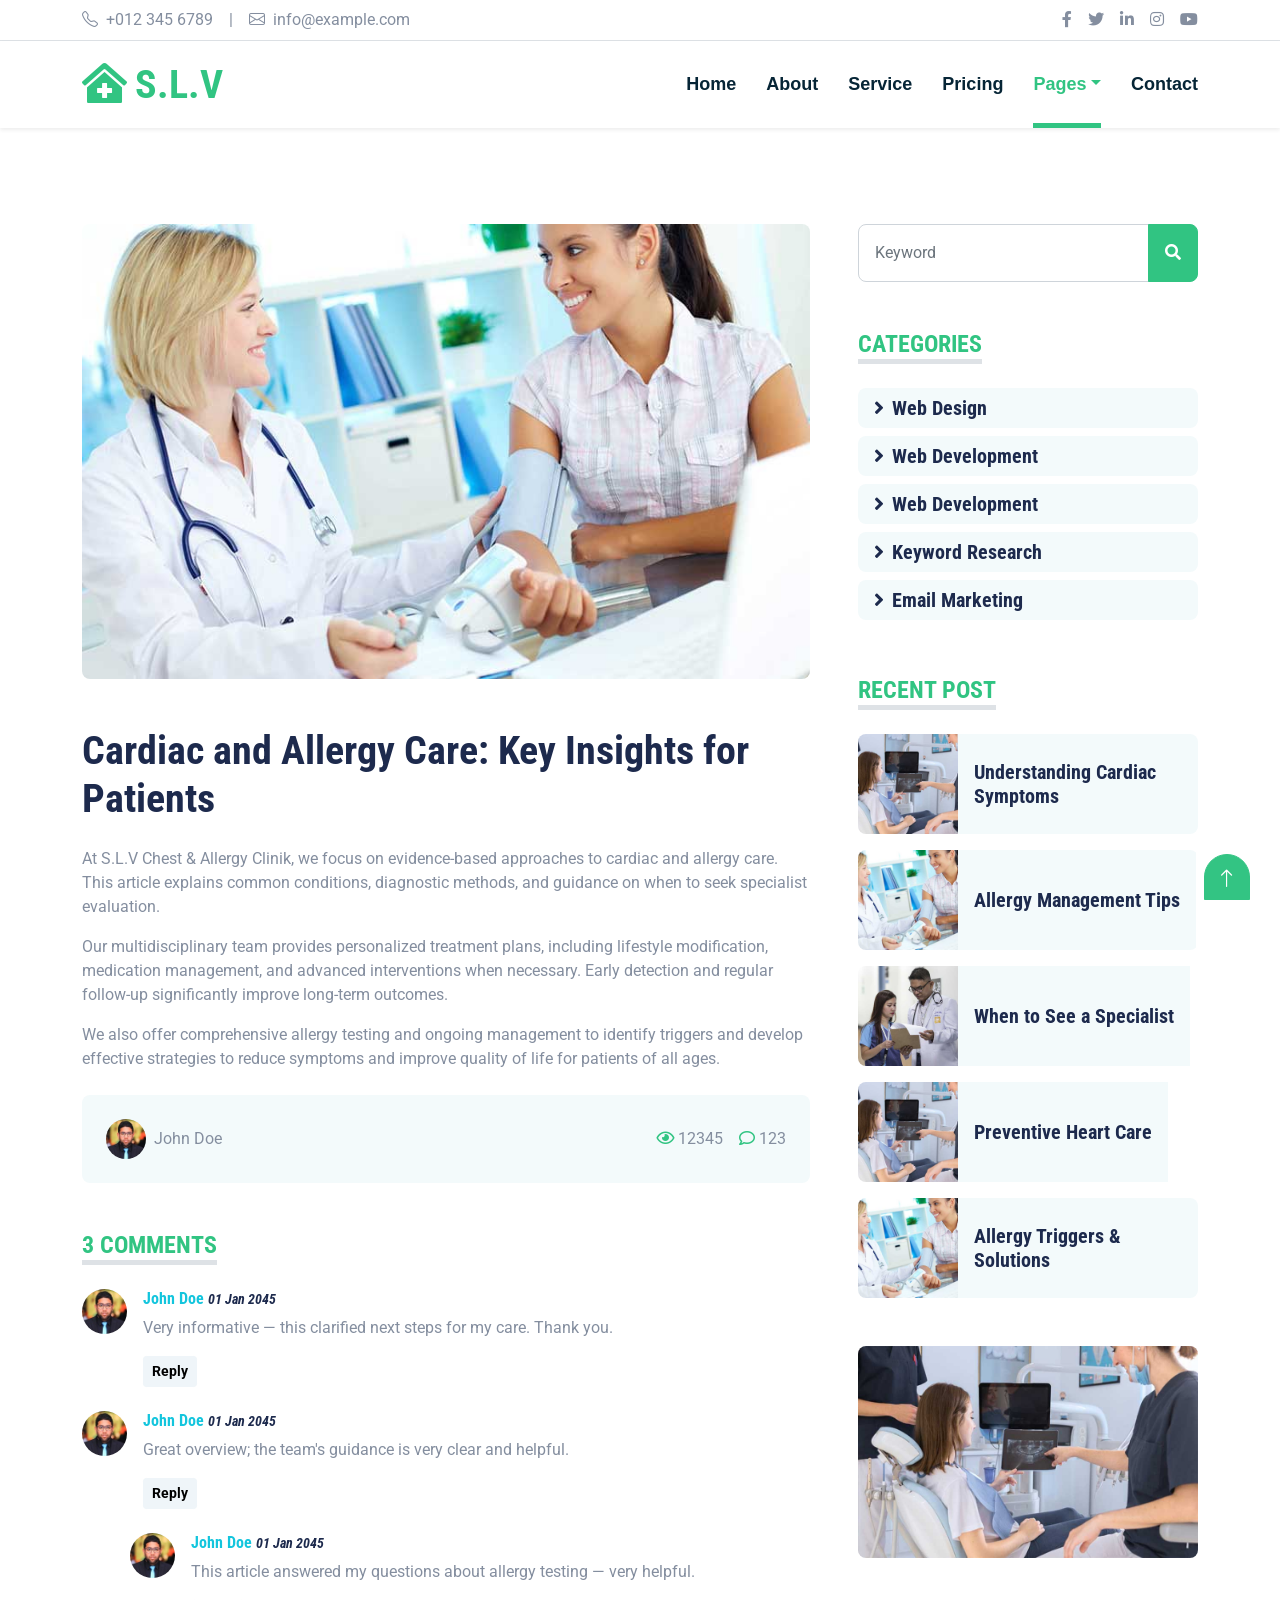
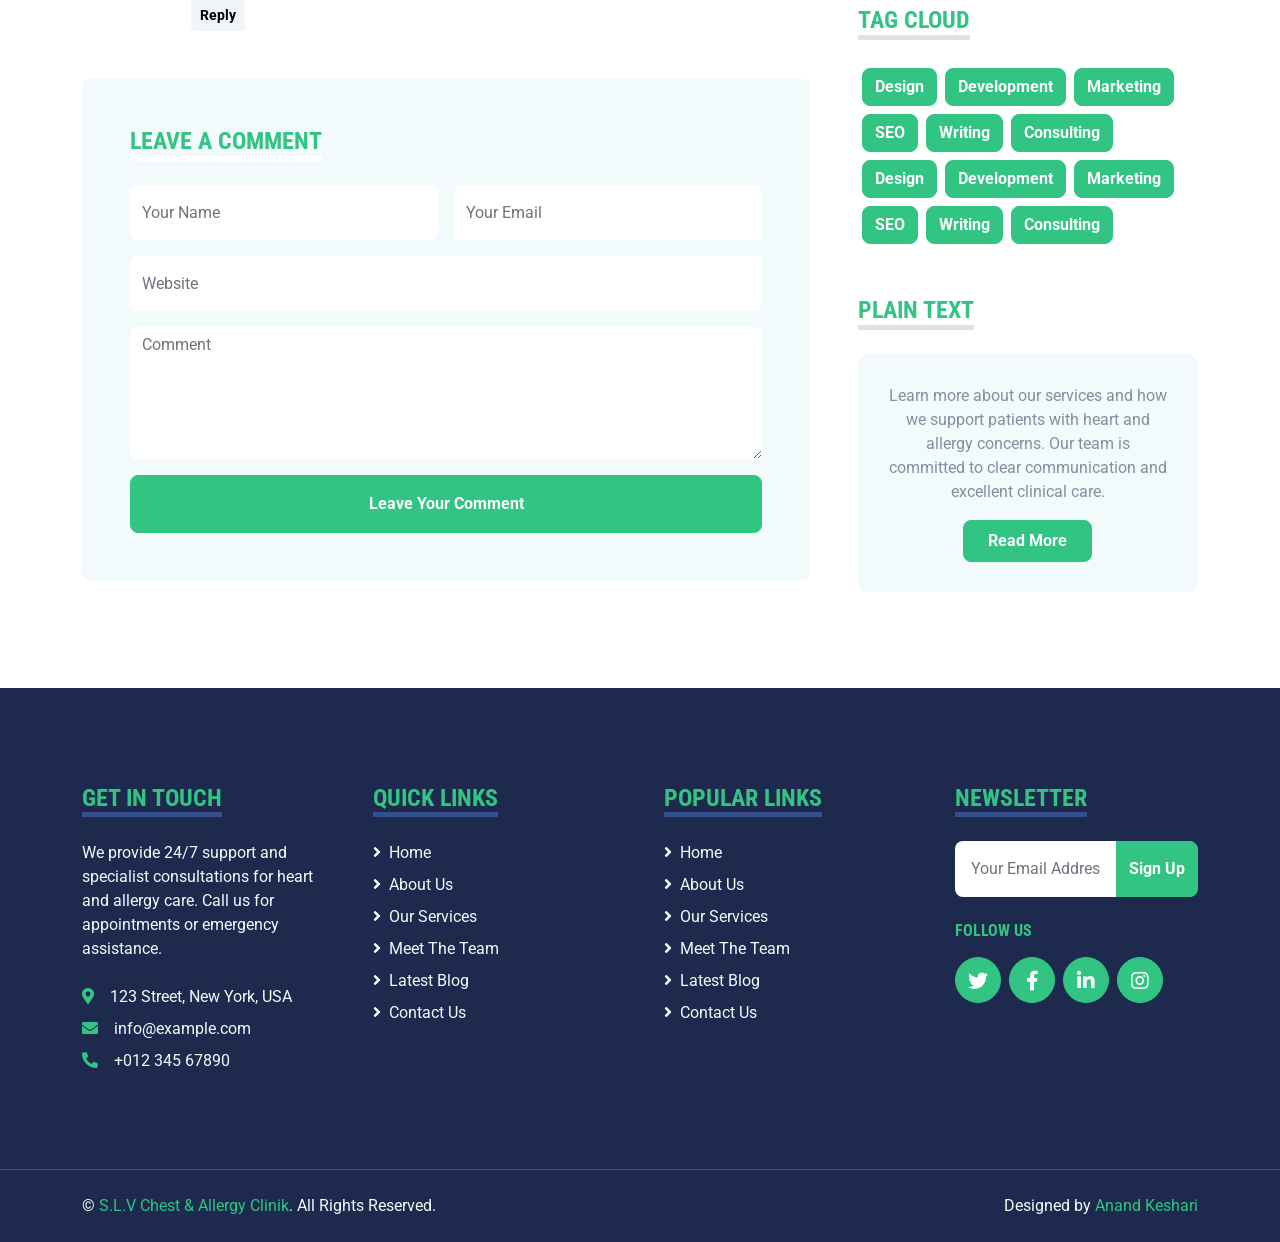
<file: detail.html>
<!DOCTYPE html>
<html lang="en">

<head>
    <meta charset="utf-8">
    <title>S.L.V - Hospital Website Template</title>
    <meta content="width=device-width, initial-scale=1.0" name="viewport">
    <meta content="Free HTML Templates" name="keywords">
    <meta content="Free HTML Templates" name="description">

    <!-- Favicon -->
    <link href="img/favicon.ico" rel="icon">

    <!-- Google Web Fonts -->
    <link rel="preconnect" href="https://fonts.gstatic.com">
    <link href="https://fonts.googleapis.com/css2?family=Roboto+Condensed:wght@400;700&family=Roboto:wght@400;700&display=swap" rel="stylesheet">  

    <!-- Icon Font Stylesheet -->
    <link href="https://cdnjs.cloudflare.com/ajax/libs/font-awesome/5.15.0/css/all.min.css" rel="stylesheet">
    <link href="https://cdn.jsdelivr.net/npm/bootstrap-icons@1.4.1/font/bootstrap-icons.css" rel="stylesheet">

    <!-- Libraries Stylesheet -->
    <link href="lib/owlcarousel/assets/owl.carousel.min.css" rel="stylesheet">
    <link href="lib/tempusdominus/css/tempusdominus-bootstrap-4.min.css" rel="stylesheet" />

    <!-- Customized Bootstrap Stylesheet -->
    <link href="css/bootstrap.min.css" rel="stylesheet">

    <!-- Template Stylesheet -->
    <link href="css/style.css" rel="stylesheet">
</head>

<body>
    <!-- Topbar Start -->
    <div class="container-fluid py-2 border-bottom d-none d-lg-block">
        <div class="container">
            <div class="row">
                <div class="col-md-6 text-center text-lg-start mb-2 mb-lg-0">
                    <div class="d-inline-flex align-items-center">
                        <a class="text-decoration-none text-body pe-3" href=""><i class="bi bi-telephone me-2"></i>+012 345 6789</a>
                        <span class="text-body">|</span>
                        <a class="text-decoration-none text-body px-3" href=""><i class="bi bi-envelope me-2"></i>info@example.com</a>
                    </div>
                </div>
                <div class="col-md-6 text-center text-lg-end">
                    <div class="d-inline-flex align-items-center">
                        <a class="text-body px-2" href="">
                            <i class="fab fa-facebook-f"></i>
                        </a>
                        <a class="text-body px-2" href="">
                            <i class="fab fa-twitter"></i>
                        </a>
                        <a class="text-body px-2" href="">
                            <i class="fab fa-linkedin-in"></i>
                        </a>
                        <a class="text-body px-2" href="">
                            <i class="fab fa-instagram"></i>
                        </a>
                        <a class="text-body ps-2" href="">
                            <i class="fab fa-youtube"></i>
                        </a>
                    </div>
                </div>
            </div>
        </div>
    </div>
    <!-- Topbar End -->


    <!-- Navbar Start -->
    <div class="container-fluid sticky-top bg-white shadow-sm mb-5">
        <div class="container">
            <nav class="navbar navbar-expand-lg bg-white navbar-light py-3 py-lg-0">
                <a href="index.html" class="navbar-brand">
                    <h1 class="m-0 text-uppercase text-primary"><i class="fa fa-clinic-medical me-2"></i>S.L.V</h1>
                </a>
                <button class="navbar-toggler" type="button" data-bs-toggle="collapse" data-bs-target="#navbarCollapse">
                    <span class="navbar-toggler-icon"></span>
                </button>
                <div class="collapse navbar-collapse" id="navbarCollapse">
                    <div class="navbar-nav ms-auto py-0">
                        <a href="index.html" class="nav-item nav-link">Home</a>
                        <a href="about.html" class="nav-item nav-link">About</a>
                        <a href="service.html" class="nav-item nav-link">Service</a>
                        <a href="price.html" class="nav-item nav-link">Pricing</a>
                        <div class="nav-item dropdown">
                            <a href="#" class="nav-link dropdown-toggle active" data-bs-toggle="dropdown">Pages</a>
                            <div class="dropdown-menu m-0">
                                <a href="blog.html" class="dropdown-item">Blog Grid</a>
                                <a href="detail.html" class="dropdown-item active">Blog Detail</a>
                                <a href="team.html" class="dropdown-item">The Team</a>
                                <a href="testimonial.html" class="dropdown-item">Testimonial</a>
                                <a href="appointment.html" class="dropdown-item">Appointment</a>
                                <a href="search.html" class="dropdown-item">Search</a>
                            </div>
                        </div>
                        <a href="contact.html" class="nav-item nav-link">Contact</a>
                    </div>
                </div>
            </nav>
        </div>
    </div>
    <!-- Navbar End -->


    <!-- Blog Start -->
    <div class="container py-5">
        <div class="row g-5">
            <div class="col-lg-8">
                <!-- Blog Detail Start -->
                <div class="mb-5">
                    <img class="img-fluid w-100 rounded mb-5" src="img/blog-2.jpg" alt="">
                    <h1 class="mb-4">Cardiac and Allergy Care: Key Insights for Patients</h1>
                    <p>At S.L.V Chest &amp; Allergy Clinik, we focus on evidence-based approaches to cardiac and allergy care. This article explains common conditions, diagnostic methods, and guidance on when to seek specialist evaluation.</p>
                    <p>Our multidisciplinary team provides personalized treatment plans, including lifestyle modification, medication management, and advanced interventions when necessary. Early detection and regular follow-up significantly improve long-term outcomes.</p>
                    <p>We also offer comprehensive allergy testing and ongoing management to identify triggers and develop effective strategies to reduce symptoms and improve quality of life for patients of all ages.</p>
                    <div class="d-flex justify-content-between bg-light rounded p-4 mt-4 mb-4">
                        <div class="d-flex align-items-center">
                            <img class="rounded-circle me-2" src="img/user.jpg" width="40" height="40" alt="">
                            <span>John Doe</span>
                        </div>
                        <div class="d-flex align-items-center">
                            <span class="ms-3"><i class="far fa-eye text-primary me-1"></i>12345</span>
                            <span class="ms-3"><i class="far fa-comment text-primary me-1"></i>123</span>
                        </div>
                    </div>
                </div>
                <!-- Blog Detail End -->

                <!-- Comment List Start -->
                <div class="mb-5">
                    <h4 class="d-inline-block text-primary text-uppercase border-bottom border-5 mb-4">3 Comments</h4>
                    <div class="d-flex mb-4">
                        <img src="img/user.jpg" class="img-fluid rounded-circle" style="width: 45px; height: 45px;">
                        <div class="ps-3">
                            <h6><a href="">John Doe</a> <small><i>01 Jan 2045</i></small></h6>
                            <p>Very informative — this clarified next steps for my care. Thank you.</p>
                            <button class="btn btn-sm btn-light">Reply</button>
                        </div>
                    </div>
                    <div class="d-flex mb-4">
                        <img src="img/user.jpg" class="img-fluid rounded-circle" style="width: 45px; height: 45px;">
                        <div class="ps-3">
                            <h6><a href="">John Doe</a> <small><i>01 Jan 2045</i></small></h6>
                            <p>Great overview; the team's guidance is very clear and helpful.</p>
                            <button class="btn btn-sm btn-light">Reply</button>
                        </div>
                    </div>
                    <div class="d-flex ms-5 mb-4">
                        <img src="img/user.jpg" class="img-fluid rounded-circle" style="width: 45px; height: 45px;">
                        <div class="ps-3">
                            <h6><a href="">John Doe</a> <small><i>01 Jan 2045</i></small></h6>
                            <p>This article answered my questions about allergy testing — very helpful.</p>
                            <button class="btn btn-sm btn-light">Reply</button>
                        </div>
                    </div>
                </div>
                <!-- Comment List End -->

                <!-- Comment Form Start -->
                <div class="bg-light rounded p-5">
                    <h4 class="d-inline-block text-primary text-uppercase border-bottom border-5 border-white mb-4">Leave a comment</h4>
                    <form>
                        <div class="row g-3">
                            <div class="col-12 col-sm-6">
                                <input type="text" class="form-control bg-white border-0" placeholder="Your Name" style="height: 55px;">
                            </div>
                            <div class="col-12 col-sm-6">
                                <input type="email" class="form-control bg-white border-0" placeholder="Your Email" style="height: 55px;">
                            </div>
                            <div class="col-12">
                                <input type="text" class="form-control bg-white border-0" placeholder="Website" style="height: 55px;">
                            </div>
                            <div class="col-12">
                                <textarea class="form-control bg-white border-0" rows="5" placeholder="Comment"></textarea>
                            </div>
                            <div class="col-12">
                                <button class="btn btn-primary w-100 py-3" type="submit">Leave Your Comment</button>
                            </div>
                        </div>
                    </form>
                </div>
                <!-- Comment Form End -->
            </div>

            <!-- Sidebar Start -->
            <div class="col-lg-4">
                <!-- Search Form Start -->
                <div class="mb-5">
                    <div class="input-group">
                        <input type="text" class="form-control p-3" placeholder="Keyword">
                        <button class="btn btn-primary px-3"><i class="fa fa-search"></i></button>
                    </div>
                </div>
                <!-- Search Form End -->

                <!-- Category Start -->
                <div class="mb-5">
                    <h4 class="d-inline-block text-primary text-uppercase border-bottom border-5 mb-4">Categories</h4>
                    <div class="d-flex flex-column justify-content-start">
                        <a class="h5 bg-light rounded py-2 px-3 mb-2" href="#"><i class="fa fa-angle-right me-2"></i>Web Design</a>
                        <a class="h5 bg-light rounded py-2 px-3 mb-2" href="#"><i class="fa fa-angle-right me-2"></i>Web Development</a>
                        <a class="h5 bg-light rounded py-2 px-3 mb-2" href="#"><i class="fa fa-angle-right me-2"></i>Web Development</a>
                        <a class="h5 bg-light rounded py-2 px-3 mb-2" href="#"><i class="fa fa-angle-right me-2"></i>Keyword Research</a>
                        <a class="h5 bg-light rounded py-2 px-3 mb-2" href="#"><i class="fa fa-angle-right me-2"></i>Email Marketing</a>
                    </div>
                </div>
                <!-- Category End -->

                <!-- Recent Post Start -->
                <div class="mb-5">
                    <h4 class="d-inline-block text-primary text-uppercase border-bottom border-5 mb-4">Recent Post</h4>
                    <div class="d-flex rounded overflow-hidden mb-3">
                        <img class="img-fluid" src="img/blog-1.jpg" style="width: 100px; height: 100px; object-fit: cover;" alt="">
                        <a href="" class="h5 d-flex align-items-center bg-light px-3 mb-0">Understanding Cardiac Symptoms
                        </a>
                    </div>
                    <div class="d-flex rounded overflow-hidden mb-3">
                        <img class="img-fluid" src="img/blog-2.jpg" style="width: 100px; height: 100px; object-fit: cover;" alt="">
                        <a href="" class="h5 d-flex align-items-center bg-light px-3 mb-0">Allergy Management Tips
                        </a>
                    </div>
                    <div class="d-flex rounded overflow-hidden mb-3">
                        <img class="img-fluid" src="img/blog-3.jpg" style="width: 100px; height: 100px; object-fit: cover;" alt="">
                        <a href="" class="h5 d-flex align-items-center bg-light px-3 mb-0">When to See a Specialist
                        </a>
                    </div>
                    <div class="d-flex rounded overflow-hidden mb-3">
                        <img class="img-fluid" src="img/blog-1.jpg" style="width: 100px; height: 100px; object-fit: cover;" alt="">
                        <a href="" class="h5 d-flex align-items-center bg-light px-3 mb-0">Preventive Heart Care
                        </a>
                    </div>
                    <div class="d-flex rounded overflow-hidden mb-3">
                        <img class="img-fluid" src="img/blog-2.jpg" style="width: 100px; height: 100px; object-fit: cover;" alt="">
                        <a href="" class="h5 d-flex align-items-center bg-light px-3 mb-0">Allergy Triggers & Solutions
                        </a>
                    </div>
                </div>
                <!-- Recent Post End -->

                <!-- Image Start -->
                <div class="mb-5">
                    <img src="img/blog-1.jpg" alt="" class="img-fluid rounded">
                </div>
                <!-- Image End -->

                <!-- Tags Start -->
                <div class="mb-5">
                    <h4 class="d-inline-block text-primary text-uppercase border-bottom border-5 mb-4">Tag Cloud</h4>
                    <div class="d-flex flex-wrap m-n1">
                        <a href="" class="btn btn-primary m-1">Design</a>
                        <a href="" class="btn btn-primary m-1">Development</a>
                        <a href="" class="btn btn-primary m-1">Marketing</a>
                        <a href="" class="btn btn-primary m-1">SEO</a>
                        <a href="" class="btn btn-primary m-1">Writing</a>
                        <a href="" class="btn btn-primary m-1">Consulting</a>
                        <a href="" class="btn btn-primary m-1">Design</a>
                        <a href="" class="btn btn-primary m-1">Development</a>
                        <a href="" class="btn btn-primary m-1">Marketing</a>
                        <a href="" class="btn btn-primary m-1">SEO</a>
                        <a href="" class="btn btn-primary m-1">Writing</a>
                        <a href="" class="btn btn-primary m-1">Consulting</a>
                    </div>
                </div>
                <!-- Tags End -->

                <!-- Plain Text Start -->
                <div>
                    <h4 class="d-inline-block text-primary text-uppercase border-bottom border-5 mb-4">Plain Text</h4>
                    <div class="bg-light rounded text-center" style="padding: 30px;">
                        <p>Learn more about our services and how we support patients with heart and allergy concerns. Our team is committed to clear communication and excellent clinical care.</p>
                        <a href="" class="btn btn-primary py-2 px-4">Read More</a>
                    </div>
                </div>
                <!-- Plain Text End -->
            </div>
            <!-- Sidebar End -->
        </div>
    </div>
    <!-- Blog End -->


    <!-- Footer Start -->
    <div class="container-fluid bg-dark text-light mt-5 py-5">
        <div class="container py-5">
            <div class="row g-5">
                <div class="col-lg-3 col-md-6">
                    <h4 class="d-inline-block text-primary text-uppercase border-bottom border-5 border-secondary mb-4">Get In Touch</h4>
                    <p class="mb-4">We provide 24/7 support and specialist consultations for heart and allergy care. Call us for appointments or emergency assistance.</p>
                    <p class="mb-2"><i class="fa fa-map-marker-alt text-primary me-3"></i>123 Street, New York, USA</p>
                    <p class="mb-2"><i class="fa fa-envelope text-primary me-3"></i>info@example.com</p>
                    <p class="mb-0"><i class="fa fa-phone-alt text-primary me-3"></i>+012 345 67890</p>
                </div>
                <div class="col-lg-3 col-md-6">
                    <h4 class="d-inline-block text-primary text-uppercase border-bottom border-5 border-secondary mb-4">Quick Links</h4>
                    <div class="d-flex flex-column justify-content-start">
                        <a class="text-light mb-2" href="#"><i class="fa fa-angle-right me-2"></i>Home</a>
                        <a class="text-light mb-2" href="#"><i class="fa fa-angle-right me-2"></i>About Us</a>
                        <a class="text-light mb-2" href="#"><i class="fa fa-angle-right me-2"></i>Our Services</a>
                        <a class="text-light mb-2" href="#"><i class="fa fa-angle-right me-2"></i>Meet The Team</a>
                        <a class="text-light mb-2" href="#"><i class="fa fa-angle-right me-2"></i>Latest Blog</a>
                        <a class="text-light" href="#"><i class="fa fa-angle-right me-2"></i>Contact Us</a>
                    </div>
                </div>
                <div class="col-lg-3 col-md-6">
                    <h4 class="d-inline-block text-primary text-uppercase border-bottom border-5 border-secondary mb-4">Popular Links</h4>
                    <div class="d-flex flex-column justify-content-start">
                        <a class="text-light mb-2" href="#"><i class="fa fa-angle-right me-2"></i>Home</a>
                        <a class="text-light mb-2" href="#"><i class="fa fa-angle-right me-2"></i>About Us</a>
                        <a class="text-light mb-2" href="#"><i class="fa fa-angle-right me-2"></i>Our Services</a>
                        <a class="text-light mb-2" href="#"><i class="fa fa-angle-right me-2"></i>Meet The Team</a>
                        <a class="text-light mb-2" href="#"><i class="fa fa-angle-right me-2"></i>Latest Blog</a>
                        <a class="text-light" href="#"><i class="fa fa-angle-right me-2"></i>Contact Us</a>
                    </div>
                </div>
                <div class="col-lg-3 col-md-6">
                    <h4 class="d-inline-block text-primary text-uppercase border-bottom border-5 border-secondary mb-4">Newsletter</h4>
                    <form action="">
                        <div class="input-group">
                            <input type="text" class="form-control p-3 border-0" placeholder="Your Email Address">
                            <button class="btn btn-primary">Sign Up</button>
                        </div>
                    </form>
                    <h6 class="text-primary text-uppercase mt-4 mb-3">Follow Us</h6>
                    <div class="d-flex">
                        <a class="btn btn-lg btn-primary btn-lg-square rounded-circle me-2" href="#"><i class="fab fa-twitter"></i></a>
                        <a class="btn btn-lg btn-primary btn-lg-square rounded-circle me-2" href="#"><i class="fab fa-facebook-f"></i></a>
                        <a class="btn btn-lg btn-primary btn-lg-square rounded-circle me-2" href="#"><i class="fab fa-linkedin-in"></i></a>
                        <a class="btn btn-lg btn-primary btn-lg-square rounded-circle" href="#"><i class="fab fa-instagram"></i></a>
                    </div>
                </div>
            </div>
        </div>
    </div>
    <div class="container-fluid bg-dark text-light border-top border-secondary py-4">
        <div class="container">
            <div class="row g-5">
                <div class="col-md-6 text-center text-md-start">
                    <p class="mb-md-0">&copy; <a class="text-primary" href="#">S.L.V Chest &amp; Allergy Clinik</a>. All Rights Reserved.</p>
                </div>
                <div class="col-md-6 text-center text-md-end">
                    <p class="mb-0">Designed by <a class="text-primary" href="https://anandkeshari.com.np">Anand Keshari</a></p>
                </div>
            </div>
        </div>
    </div>
    <!-- Footer End -->


    <!-- Back to Top -->
    <a href="#" class="btn btn-lg btn-primary btn-lg-square back-to-top"><i class="bi bi-arrow-up"></i></a>


    <!-- JavaScript Libraries -->
    <script src="https://code.jquery.com/jquery-3.4.1.min.js"></script>
    <script src="https://cdn.jsdelivr.net/npm/bootstrap@5.0.0/dist/js/bootstrap.bundle.min.js"></script>
    <script src="lib/easing/easing.min.js"></script>
    <script src="lib/waypoints/waypoints.min.js"></script>
    <script src="lib/owlcarousel/owl.carousel.min.js"></script>
    <script src="lib/tempusdominus/js/moment.min.js"></script>
    <script src="lib/tempusdominus/js/moment-timezone.min.js"></script>
    <script src="lib/tempusdominus/js/tempusdominus-bootstrap-4.min.js"></script>

    <!-- Template Javascript -->
    <script src="js/main.js"></script>
</body>

</html>
</file>
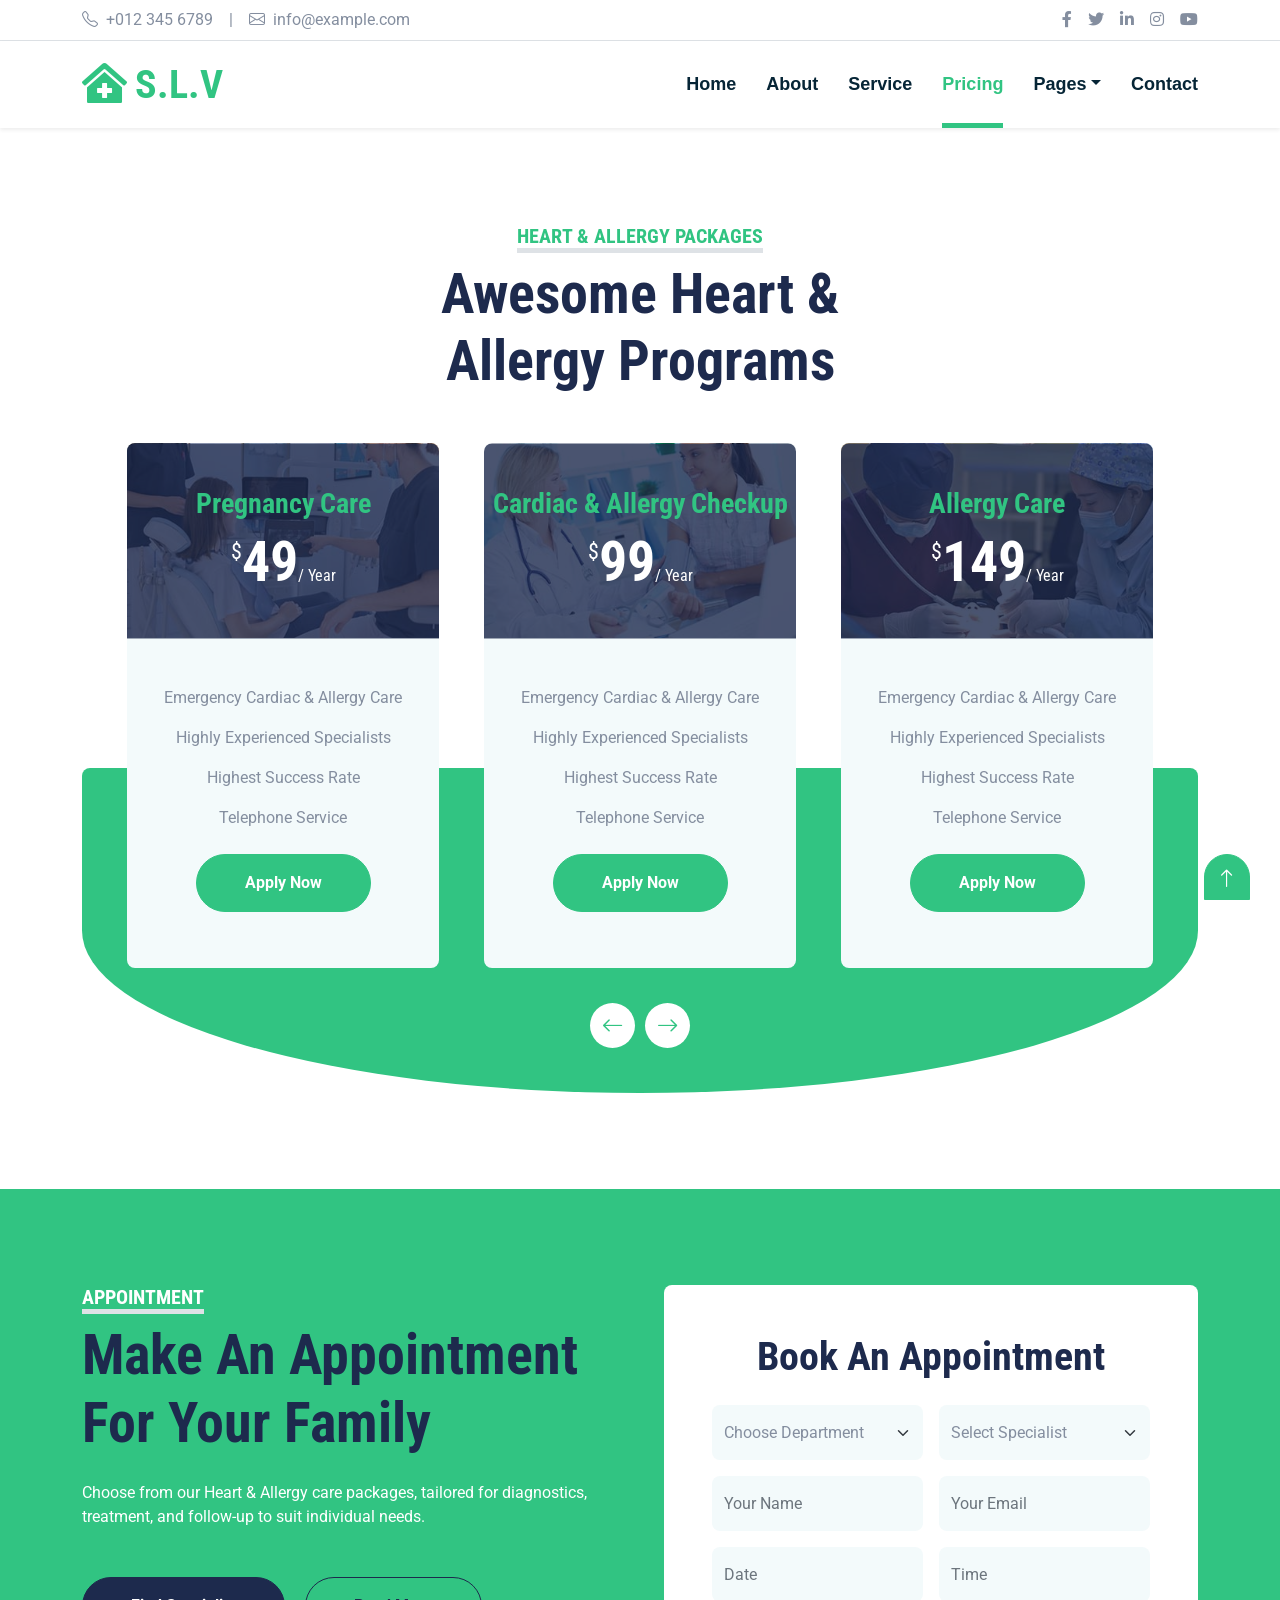
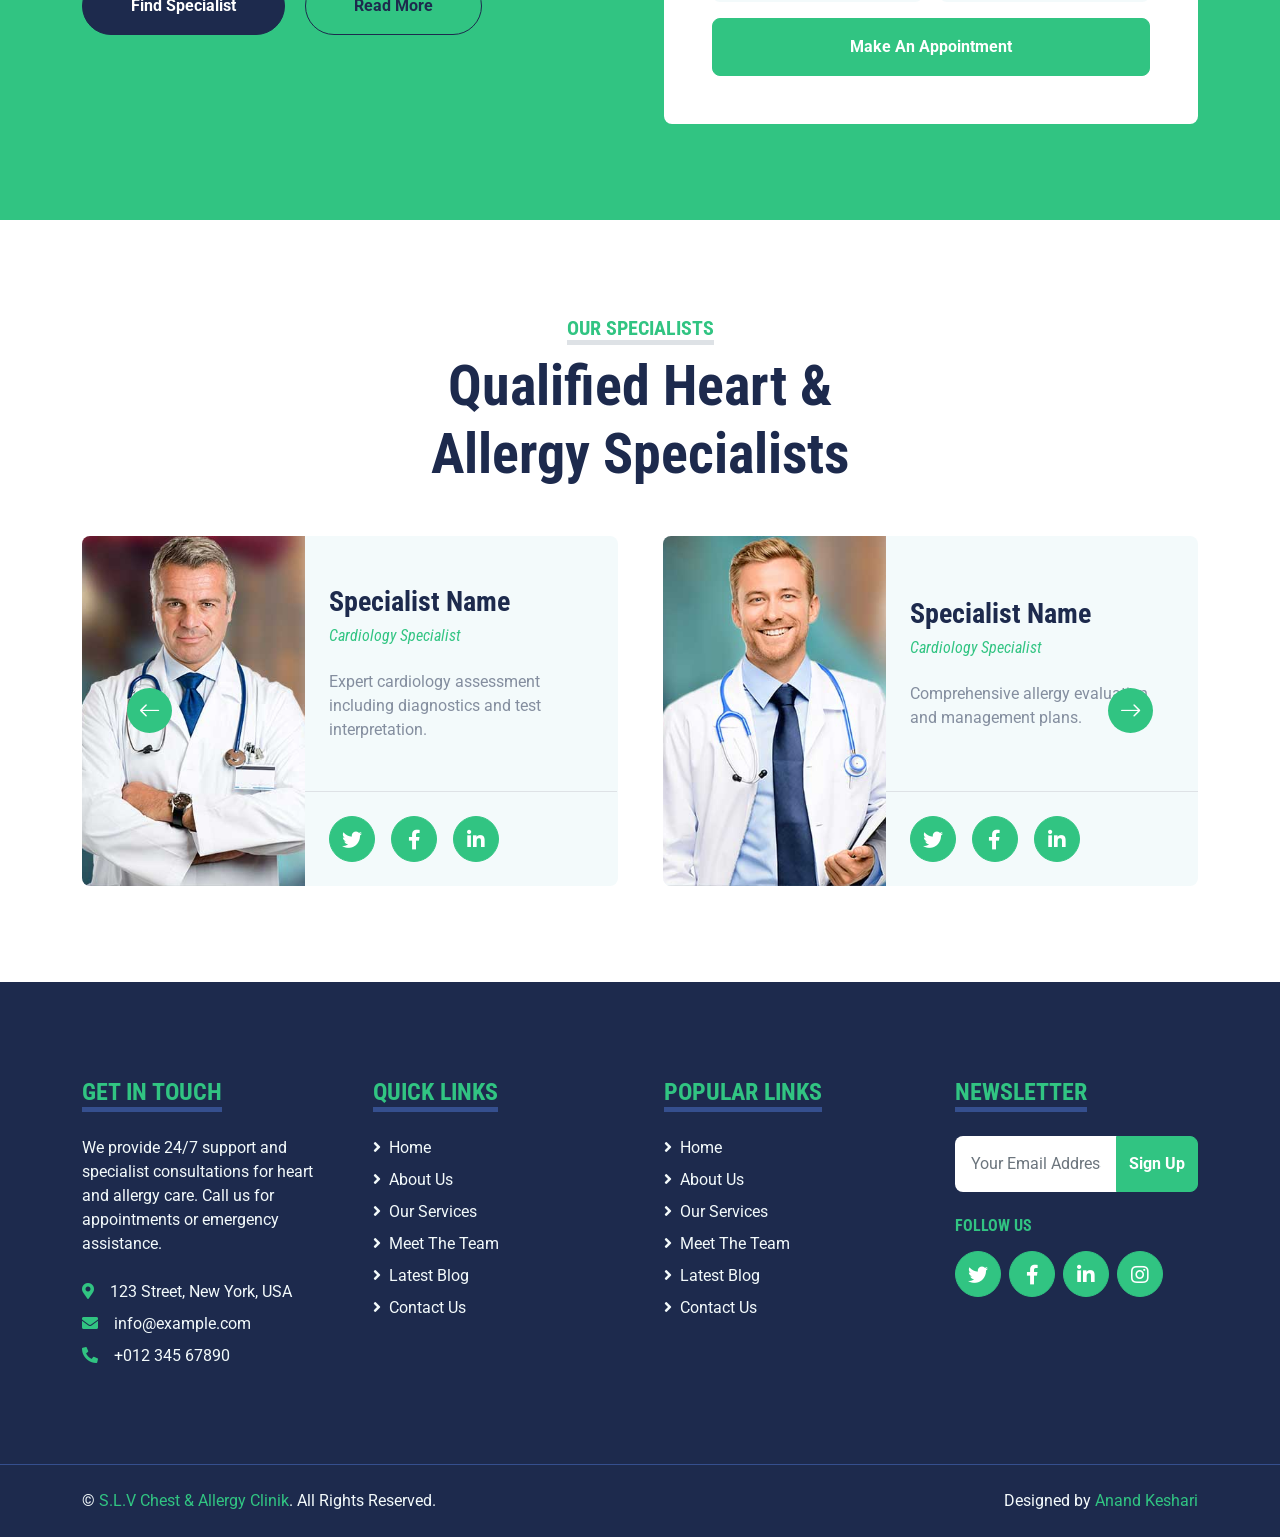
<file: price.html>
<!DOCTYPE html>
<html lang="en">

<head>
    <meta charset="utf-8">
    <title>S.L.V - Hospital Website Template</title>
    <meta content="width=device-width, initial-scale=1.0" name="viewport">
    <meta content="Free HTML Templates" name="keywords">
    <meta content="Free HTML Templates" name="description">

    <!-- Favicon -->
    <link href="img/favicon.ico" rel="icon">

    <!-- Google Web Fonts -->
    <link rel="preconnect" href="https://fonts.gstatic.com">
    <link href="https://fonts.googleapis.com/css2?family=Roboto+Condensed:wght@400;700&family=Roboto:wght@400;700&display=swap" rel="stylesheet">  

    <!-- Icon Font Stylesheet -->
    <link href="https://cdnjs.cloudflare.com/ajax/libs/font-awesome/5.15.0/css/all.min.css" rel="stylesheet">
    <link href="https://cdn.jsdelivr.net/npm/bootstrap-icons@1.4.1/font/bootstrap-icons.css" rel="stylesheet">

    <!-- Libraries Stylesheet -->
    <link href="lib/owlcarousel/assets/owl.carousel.min.css" rel="stylesheet">
    <link href="lib/tempusdominus/css/tempusdominus-bootstrap-4.min.css" rel="stylesheet" />

    <!-- Customized Bootstrap Stylesheet -->
    <link href="css/bootstrap.min.css" rel="stylesheet">

    <!-- Template Stylesheet -->
    <link href="css/style.css" rel="stylesheet">
</head>

<body>
    <!-- Topbar Start -->
    <div class="container-fluid py-2 border-bottom d-none d-lg-block">
        <div class="container">
            <div class="row">
                <div class="col-md-6 text-center text-lg-start mb-2 mb-lg-0">
                    <div class="d-inline-flex align-items-center">
                        <a class="text-decoration-none text-body pe-3" href=""><i class="bi bi-telephone me-2"></i>+012 345 6789</a>
                        <span class="text-body">|</span>
                        <a class="text-decoration-none text-body px-3" href=""><i class="bi bi-envelope me-2"></i>info@example.com</a>
                    </div>
                </div>
                <div class="col-md-6 text-center text-lg-end">
                    <div class="d-inline-flex align-items-center">
                        <a class="text-body px-2" href="">
                            <i class="fab fa-facebook-f"></i>
                        </a>
                        <a class="text-body px-2" href="">
                            <i class="fab fa-twitter"></i>
                        </a>
                        <a class="text-body px-2" href="">
                            <i class="fab fa-linkedin-in"></i>
                        </a>
                        <a class="text-body px-2" href="">
                            <i class="fab fa-instagram"></i>
                        </a>
                        <a class="text-body ps-2" href="">
                            <i class="fab fa-youtube"></i>
                        </a>
                    </div>
                </div>
            </div>
        </div>
    </div>
    <!-- Topbar End -->


    <!-- Navbar Start -->
    <div class="container-fluid sticky-top bg-white shadow-sm mb-5">
        <div class="container">
            <nav class="navbar navbar-expand-lg bg-white navbar-light py-3 py-lg-0">
                <a href="index.html" class="navbar-brand">
                    <h1 class="m-0 text-uppercase text-primary"><i class="fa fa-clinic-medical me-2"></i>S.L.V</h1>
                </a>
                <button class="navbar-toggler" type="button" data-bs-toggle="collapse" data-bs-target="#navbarCollapse">
                    <span class="navbar-toggler-icon"></span>
                </button>
                <div class="collapse navbar-collapse" id="navbarCollapse">
                    <div class="navbar-nav ms-auto py-0">
                        <a href="index.html" class="nav-item nav-link">Home</a>
                        <a href="about.html" class="nav-item nav-link">About</a>
                        <a href="service.html" class="nav-item nav-link">Service</a>
                        <a href="price.html" class="nav-item nav-link active">Pricing</a>
                        <div class="nav-item dropdown">
                            <a href="#" class="nav-link dropdown-toggle" data-bs-toggle="dropdown">Pages</a>
                            <div class="dropdown-menu m-0">
                                <a href="blog.html" class="dropdown-item">Blog Grid</a>
                                <a href="detail.html" class="dropdown-item">Blog Detail</a>
                                <a href="team.html" class="dropdown-item">The Team</a>
                                <a href="testimonial.html" class="dropdown-item">Testimonial</a>
                                <a href="appointment.html" class="dropdown-item">Appointment</a>
                                <a href="search.html" class="dropdown-item">Search</a>
                            </div>
                        </div>
                        <a href="contact.html" class="nav-item nav-link">Contact</a>
                    </div>
                </div>
            </nav>
        </div>
    </div>
    <!-- Navbar End -->


    <!-- Pricing Plan Start -->
    <div class="container-fluid py-5">
        <div class="container">
            <div class="text-center mx-auto mb-5" style="max-width: 500px;">
                <h5 class="d-inline-block text-primary text-uppercase border-bottom border-5">Heart &amp; Allergy Packages</h5>
                <h1 class="display-4">Awesome Heart &amp; Allergy Programs</h1>
            </div>
            <div class="owl-carousel price-carousel position-relative" style="padding: 0 45px 45px 45px;">
                <div class="bg-light rounded text-center">
                    <div class="position-relative">
                        <img class="img-fluid rounded-top" src="img/price-1.jpg" alt="">
                        <div class="position-absolute w-100 h-100 top-50 start-50 translate-middle rounded-top d-flex flex-column align-items-center justify-content-center" style="background: rgba(29, 42, 77, .8);">
                            <h3 class="text-primary">Pregnancy Care</h3>
                            <h1 class="display-4 text-white mb-0">
                                <small class="align-top fw-normal" style="font-size: 22px; line-height: 45px;">$</small>49<small class="align-bottom fw-normal" style="font-size: 16px; line-height: 40px;">/ Year</small>
                            </h1>
                        </div>
                    </div>
                    <div class="text-center py-5">
                        <p>Emergency Cardiac &amp; Allergy Care</p>
                        <p>Highly Experienced Specialists</p>
                        <p>Highest Success Rate</p>
                        <p>Telephone Service</p>
                        <a href="" class="btn btn-primary rounded-pill py-3 px-5 my-2">Apply Now</a>
                    </div>
                </div>
                <div class="bg-light rounded text-center">
                    <div class="position-relative">
                        <img class="img-fluid rounded-top" src="img/price-2.jpg" alt="">
                        <div class="position-absolute w-100 h-100 top-50 start-50 translate-middle rounded-top d-flex flex-column align-items-center justify-content-center" style="background: rgba(29, 42, 77, .8);">
                            <h3 class="text-primary">Cardiac &amp; Allergy Checkup</h3>
                            <h1 class="display-4 text-white mb-0">
                                <small class="align-top fw-normal" style="font-size: 22px; line-height: 45px;">$</small>99<small class="align-bottom fw-normal" style="font-size: 16px; line-height: 40px;">/ Year</small>
                            </h1>
                        </div>
                    </div>
                    <div class="text-center py-5">
                        <p>Emergency Cardiac &amp; Allergy Care</p>
                        <p>Highly Experienced Specialists</p>
                        <p>Highest Success Rate</p>
                        <p>Telephone Service</p>
                        <a href="" class="btn btn-primary rounded-pill py-3 px-5 my-2">Apply Now</a>
                    </div>
                </div>
                <div class="bg-light rounded text-center">
                    <div class="position-relative">
                        <img class="img-fluid rounded-top" src="img/price-3.jpg" alt="">
                        <div class="position-absolute w-100 h-100 top-50 start-50 translate-middle rounded-top d-flex flex-column align-items-center justify-content-center" style="background: rgba(29, 42, 77, .8);">
                            <h3 class="text-primary">Allergy Care</h3>
                            <h1 class="display-4 text-white mb-0">
                                <small class="align-top fw-normal" style="font-size: 22px; line-height: 45px;">$</small>149<small class="align-bottom fw-normal" style="font-size: 16px; line-height: 40px;">/ Year</small>
                            </h1>
                        </div>
                    </div>
                    <div class="text-center py-5">
                        <p>Emergency Cardiac &amp; Allergy Care</p>
                        <p>Highly Experienced Specialists</p>
                        <p>Highest Success Rate</p>
                        <p>Telephone Service</p>
                        <a href="" class="btn btn-primary rounded-pill py-3 px-5 my-2">Apply Now</a>
                    </div>
                </div>
                <div class="bg-light rounded text-center">
                    <div class="position-relative">
                        <img class="img-fluid rounded-top" src="img/price-4.jpg" alt="">
                        <div class="position-absolute w-100 h-100 top-50 start-50 translate-middle rounded-top d-flex flex-column align-items-center justify-content-center" style="background: rgba(29, 42, 77, .8);">
                            <h3 class="text-primary">Operation & Surgery</h3>
                            <h1 class="display-4 text-white mb-0">
                                <small class="align-top fw-normal" style="font-size: 22px; line-height: 45px;">$</small>199<small class="align-bottom fw-normal" style="font-size: 16px; line-height: 40px;">/ Year</small>
                            </h1>
                        </div>
                    </div>
                    <div class="text-center py-5">
                        <p>Emergency Cardiac &amp; Allergy Care</p>
                        <p>Highly Experienced Specialists</p>
                        <p>Highest Success Rate</p>
                        <p>Telephone Service</p>
                        <a href="" class="btn btn-primary rounded-pill py-3 px-5 my-2">Apply Now</a>
                    </div>
                </div>
            </div>
        </div>
    </div>
    <!-- Pricing Plan End -->


    <!-- Appointment Start -->
    <div class="container-fluid bg-primary my-5 py-5">
        <div class="container py-5">
            <div class="row gx-5">
                <div class="col-lg-6 mb-5 mb-lg-0">
                    <div class="mb-4">
                        <h5 class="d-inline-block text-white text-uppercase border-bottom border-5">Appointment</h5>
                        <h1 class="display-4">Make An Appointment For Your Family</h1>
                    </div>
                    <p class="text-white mb-5">Choose from our Heart &amp; Allergy care packages, tailored for diagnostics, treatment, and follow-up to suit individual needs.</p>
                    <a class="btn btn-dark rounded-pill py-3 px-5 me-3" href="">Find Specialist</a>
                    <a class="btn btn-outline-dark rounded-pill py-3 px-5" href="">Read More</a>
                </div>
                <div class="col-lg-6">
                    <div class="bg-white text-center rounded p-5">
                        <h1 class="mb-4">Book An Appointment</h1>
                        <form>
                            <div class="row g-3">
                                <div class="col-12 col-sm-6">
                                    <select class="form-select bg-light border-0" style="height: 55px;">
                                        <option selected>Choose Department</option>
                                        <option value="1">Department 1</option>
                                        <option value="2">Department 2</option>
                                        <option value="3">Department 3</option>
                                    </select>
                                </div>
                                <div class="col-12 col-sm-6">
                                    <select class="form-select bg-light border-0" style="height: 55px;">
                                        <option selected>Select Specialist</option>
                                        <option value="1">Specialist 1</option>
                                        <option value="2">Specialist 2</option>
                                        <option value="3">Specialist 3</option>
                                    </select>
                                </div>
                                <div class="col-12 col-sm-6">
                                    <input type="text" class="form-control bg-light border-0" placeholder="Your Name" style="height: 55px;">
                                </div>
                                <div class="col-12 col-sm-6">
                                    <input type="email" class="form-control bg-light border-0" placeholder="Your Email" style="height: 55px;">
                                </div>
                                <div class="col-12 col-sm-6">
                                    <div class="date" id="date" data-target-input="nearest">
                                        <input type="text"
                                            class="form-control bg-light border-0 datetimepicker-input"
                                            placeholder="Date" data-target="#date" data-toggle="datetimepicker" style="height: 55px;">
                                    </div>
                                </div>
                                <div class="col-12 col-sm-6">
                                    <div class="time" id="time" data-target-input="nearest">
                                        <input type="text"
                                            class="form-control bg-light border-0 datetimepicker-input"
                                            placeholder="Time" data-target="#time" data-toggle="datetimepicker" style="height: 55px;">
                                    </div>
                                </div>
                                <div class="col-12">
                                    <button class="btn btn-primary w-100 py-3" type="submit">Make An Appointment</button>
                                </div>
                            </div>
                        </form>
                    </div>
                </div>
            </div>
        </div>
    </div>
    <!-- Appointment End -->


    <!-- Team Start -->
    <div class="container-fluid py-5">
        <div class="container">
            <div class="text-center mx-auto mb-5" style="max-width: 500px;">
                <h5 class="d-inline-block text-primary text-uppercase border-bottom border-5">Our Specialists</h5>
                <h1 class="display-4">Qualified Heart &amp; Allergy Specialists</h1>
            </div>
            <div class="owl-carousel team-carousel position-relative">
                <div class="team-item">
                    <div class="row g-0 bg-light rounded overflow-hidden">
                        <div class="col-12 col-sm-5 h-100">
                            <img class="img-fluid h-100" src="img/team-1.jpg" style="object-fit: cover;">
                        </div>
                        <div class="col-12 col-sm-7 h-100 d-flex flex-column">
                            <div class="mt-auto p-4">
                                <h3>Specialist Name</h3>
                                <h6 class="fw-normal fst-italic text-primary mb-4">Cardiology Specialist</h6>
                                <p class="m-0">Expert cardiology assessment including diagnostics and test interpretation.</p>
                            </div>
                            <div class="d-flex mt-auto border-top p-4">
                                <a class="btn btn-lg btn-primary btn-lg-square rounded-circle me-3" href="#"><i class="fab fa-twitter"></i></a>
                                <a class="btn btn-lg btn-primary btn-lg-square rounded-circle me-3" href="#"><i class="fab fa-facebook-f"></i></a>
                                <a class="btn btn-lg btn-primary btn-lg-square rounded-circle" href="#"><i class="fab fa-linkedin-in"></i></a>
                            </div>
                        </div>
                    </div>
                </div>
                <div class="team-item">
                    <div class="row g-0 bg-light rounded overflow-hidden">
                        <div class="col-12 col-sm-5 h-100">
                            <img class="img-fluid h-100" src="img/team-2.jpg" style="object-fit: cover;">
                        </div>
                        <div class="col-12 col-sm-7 h-100 d-flex flex-column">
                            <div class="mt-auto p-4">
                                <h3>Specialist Name</h3>
                                <h6 class="fw-normal fst-italic text-primary mb-4">Cardiology Specialist</h6>
                                <p class="m-0">Comprehensive allergy evaluation and management plans.</p>
                            </div>
                            <div class="d-flex mt-auto border-top p-4">
                                <a class="btn btn-lg btn-primary btn-lg-square rounded-circle me-3" href="#"><i class="fab fa-twitter"></i></a>
                                <a class="btn btn-lg btn-primary btn-lg-square rounded-circle me-3" href="#"><i class="fab fa-facebook-f"></i></a>
                                <a class="btn btn-lg btn-primary btn-lg-square rounded-circle" href="#"><i class="fab fa-linkedin-in"></i></a>
                            </div>
                        </div>
                    </div>
                </div>
                <div class="team-item">
                    <div class="row g-0 bg-light rounded overflow-hidden">
                        <div class="col-12 col-sm-5 h-100">
                            <img class="img-fluid h-100" src="img/team-3.jpg" style="object-fit: cover;">
                        </div>
                        <div class="col-12 col-sm-7 h-100 d-flex flex-column">
                            <div class="mt-auto p-4">
                                <h3>Specialist Name</h3>
                                <h6 class="fw-normal fst-italic text-primary mb-4">Cardiology Specialist</h6>
                                <p class="m-0">Personalized treatment options with follow-up and rehabilitation support.</p>
                            </div>
                            <div class="d-flex mt-auto border-top p-4">
                                <a class="btn btn-lg btn-primary btn-lg-square rounded-circle me-3" href="#"><i class="fab fa-twitter"></i></a>
                                <a class="btn btn-lg btn-primary btn-lg-square rounded-circle me-3" href="#"><i class="fab fa-facebook-f"></i></a>
                                <a class="btn btn-lg btn-primary btn-lg-square rounded-circle" href="#"><i class="fab fa-linkedin-in"></i></a>
                            </div>
                        </div>
                    </div>
                </div>
            </div>
        </div>
    </div>
    <!-- Team End -->


    <!-- Footer Start -->
    <div class="container-fluid bg-dark text-light mt-5 py-5">
        <div class="container py-5">
            <div class="row g-5">
                <div class="col-lg-3 col-md-6">
                    <h4 class="d-inline-block text-primary text-uppercase border-bottom border-5 border-secondary mb-4">Get In Touch</h4>
                    <p class="mb-4">We provide 24/7 support and specialist consultations for heart and allergy care. Call us for appointments or emergency assistance.</p>
                    <p class="mb-2"><i class="fa fa-map-marker-alt text-primary me-3"></i>123 Street, New York, USA</p>
                    <p class="mb-2"><i class="fa fa-envelope text-primary me-3"></i>info@example.com</p>
                    <p class="mb-0"><i class="fa fa-phone-alt text-primary me-3"></i>+012 345 67890</p>
                </div>
                <div class="col-lg-3 col-md-6">
                    <h4 class="d-inline-block text-primary text-uppercase border-bottom border-5 border-secondary mb-4">Quick Links</h4>
                    <div class="d-flex flex-column justify-content-start">
                        <a class="text-light mb-2" href="#"><i class="fa fa-angle-right me-2"></i>Home</a>
                        <a class="text-light mb-2" href="#"><i class="fa fa-angle-right me-2"></i>About Us</a>
                        <a class="text-light mb-2" href="#"><i class="fa fa-angle-right me-2"></i>Our Services</a>
                        <a class="text-light mb-2" href="#"><i class="fa fa-angle-right me-2"></i>Meet The Team</a>
                        <a class="text-light mb-2" href="#"><i class="fa fa-angle-right me-2"></i>Latest Blog</a>
                        <a class="text-light" href="#"><i class="fa fa-angle-right me-2"></i>Contact Us</a>
                    </div>
                </div>
                <div class="col-lg-3 col-md-6">
                    <h4 class="d-inline-block text-primary text-uppercase border-bottom border-5 border-secondary mb-4">Popular Links</h4>
                    <div class="d-flex flex-column justify-content-start">
                        <a class="text-light mb-2" href="#"><i class="fa fa-angle-right me-2"></i>Home</a>
                        <a class="text-light mb-2" href="#"><i class="fa fa-angle-right me-2"></i>About Us</a>
                        <a class="text-light mb-2" href="#"><i class="fa fa-angle-right me-2"></i>Our Services</a>
                        <a class="text-light mb-2" href="#"><i class="fa fa-angle-right me-2"></i>Meet The Team</a>
                        <a class="text-light mb-2" href="#"><i class="fa fa-angle-right me-2"></i>Latest Blog</a>
                        <a class="text-light" href="#"><i class="fa fa-angle-right me-2"></i>Contact Us</a>
                    </div>
                </div>
                <div class="col-lg-3 col-md-6">
                    <h4 class="d-inline-block text-primary text-uppercase border-bottom border-5 border-secondary mb-4">Newsletter</h4>
                    <form action="">
                        <div class="input-group">
                            <input type="text" class="form-control p-3 border-0" placeholder="Your Email Address">
                            <button class="btn btn-primary">Sign Up</button>
                        </div>
                    </form>
                    <h6 class="text-primary text-uppercase mt-4 mb-3">Follow Us</h6>
                    <div class="d-flex">
                        <a class="btn btn-lg btn-primary btn-lg-square rounded-circle me-2" href="#"><i class="fab fa-twitter"></i></a>
                        <a class="btn btn-lg btn-primary btn-lg-square rounded-circle me-2" href="#"><i class="fab fa-facebook-f"></i></a>
                        <a class="btn btn-lg btn-primary btn-lg-square rounded-circle me-2" href="#"><i class="fab fa-linkedin-in"></i></a>
                        <a class="btn btn-lg btn-primary btn-lg-square rounded-circle" href="#"><i class="fab fa-instagram"></i></a>
                    </div>
                </div>
            </div>
        </div>
    </div>
    <div class="container-fluid bg-dark text-light border-top border-secondary py-4">
        <div class="container">
            <div class="row g-5">
                <div class="col-md-6 text-center text-md-start">
                    <p class="mb-md-0">&copy; <a class="text-primary" href="#">S.L.V Chest &amp; Allergy Clinik</a>. All Rights Reserved.</p>
                </div>
                <div class="col-md-6 text-center text-md-end">
                    <p class="mb-0">Designed by <a class="text-primary" href="https://anandkeshari.com.np">Anand Keshari</a></p>
                </div>
            </div>
        </div>
    </div>
    <!-- Footer End -->


    <!-- Back to Top -->
    <a href="#" class="btn btn-lg btn-primary btn-lg-square back-to-top"><i class="bi bi-arrow-up"></i></a>


    <!-- JavaScript Libraries -->
    <script src="https://code.jquery.com/jquery-3.4.1.min.js"></script>
    <script src="https://cdn.jsdelivr.net/npm/bootstrap@5.0.0/dist/js/bootstrap.bundle.min.js"></script>
    <script src="lib/easing/easing.min.js"></script>
    <script src="lib/waypoints/waypoints.min.js"></script>
    <script src="lib/owlcarousel/owl.carousel.min.js"></script>
    <script src="lib/tempusdominus/js/moment.min.js"></script>
    <script src="lib/tempusdominus/js/moment-timezone.min.js"></script>
    <script src="lib/tempusdominus/js/tempusdominus-bootstrap-4.min.js"></script>

    <!-- Template Javascript -->
    <script src="js/main.js"></script>
</body>

</html>
</file>
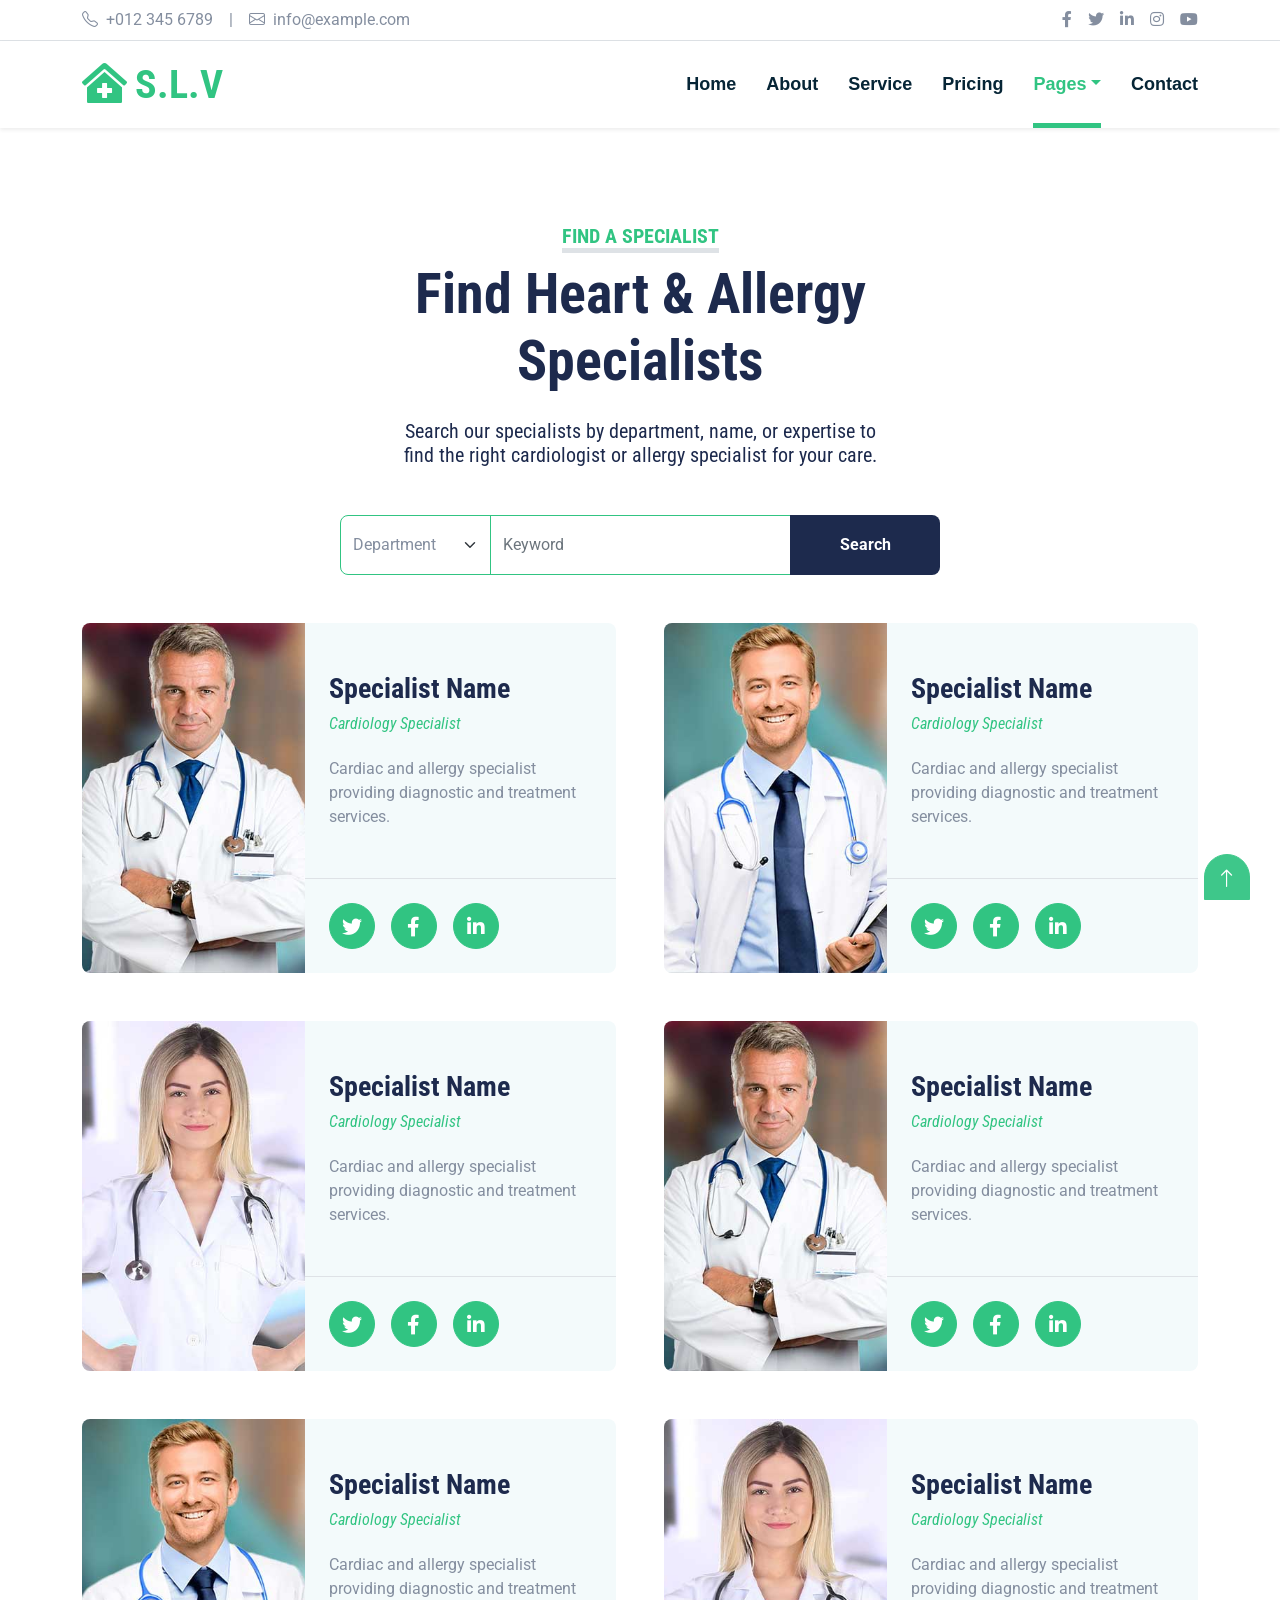
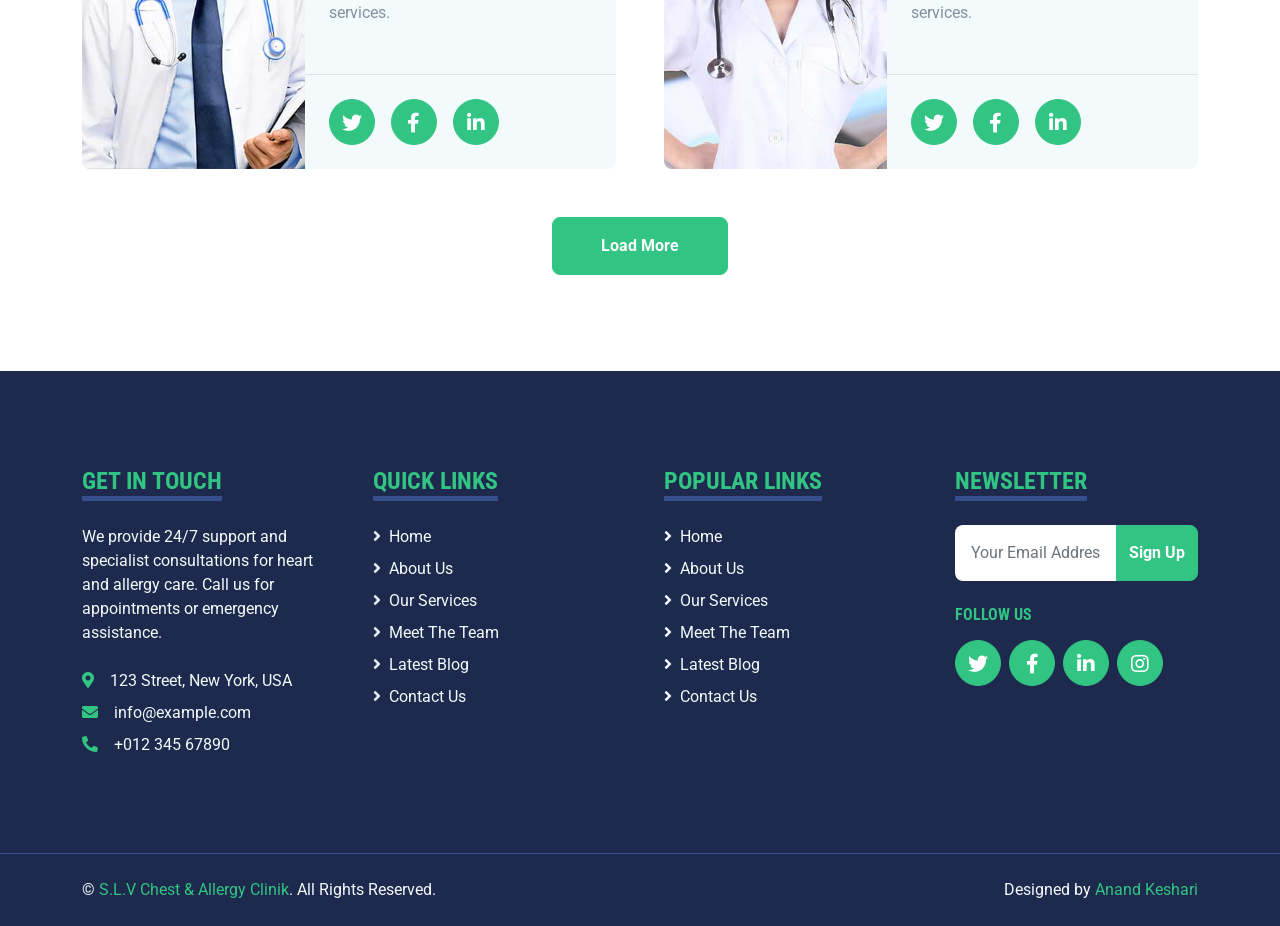
<file: search.html>
<!DOCTYPE html>
<html lang="en">

<head>
    <meta charset="utf-8">
    <title>S.L.V - Hospital Website Template</title>
    <meta content="width=device-width, initial-scale=1.0" name="viewport">
    <meta content="Free HTML Templates" name="keywords">
    <meta content="Free HTML Templates" name="description">

    <!-- Favicon -->
    <link href="img/favicon.ico" rel="icon">

    <!-- Google Web Fonts -->
    <link rel="preconnect" href="https://fonts.gstatic.com">
    <link href="https://fonts.googleapis.com/css2?family=Roboto+Condensed:wght@400;700&family=Roboto:wght@400;700&display=swap" rel="stylesheet">  

    <!-- Icon Font Stylesheet -->
    <link href="https://cdnjs.cloudflare.com/ajax/libs/font-awesome/5.15.0/css/all.min.css" rel="stylesheet">
    <link href="https://cdn.jsdelivr.net/npm/bootstrap-icons@1.4.1/font/bootstrap-icons.css" rel="stylesheet">

    <!-- Libraries Stylesheet -->
    <link href="lib/owlcarousel/assets/owl.carousel.min.css" rel="stylesheet">
    <link href="lib/tempusdominus/css/tempusdominus-bootstrap-4.min.css" rel="stylesheet" />

    <!-- Customized Bootstrap Stylesheet -->
    <link href="css/bootstrap.min.css" rel="stylesheet">

    <!-- Template Stylesheet -->
    <link href="css/style.css" rel="stylesheet">
</head>

<body>
    <!-- Topbar Start -->
    <div class="container-fluid py-2 border-bottom d-none d-lg-block">
        <div class="container">
            <div class="row">
                <div class="col-md-6 text-center text-lg-start mb-2 mb-lg-0">
                    <div class="d-inline-flex align-items-center">
                        <a class="text-decoration-none text-body pe-3" href=""><i class="bi bi-telephone me-2"></i>+012 345 6789</a>
                        <span class="text-body">|</span>
                        <a class="text-decoration-none text-body px-3" href=""><i class="bi bi-envelope me-2"></i>info@example.com</a>
                    </div>
                </div>
                <div class="col-md-6 text-center text-lg-end">
                    <div class="d-inline-flex align-items-center">
                        <a class="text-body px-2" href="">
                            <i class="fab fa-facebook-f"></i>
                        </a>
                        <a class="text-body px-2" href="">
                            <i class="fab fa-twitter"></i>
                        </a>
                        <a class="text-body px-2" href="">
                            <i class="fab fa-linkedin-in"></i>
                        </a>
                        <a class="text-body px-2" href="">
                            <i class="fab fa-instagram"></i>
                        </a>
                        <a class="text-body ps-2" href="">
                            <i class="fab fa-youtube"></i>
                        </a>
                    </div>
                </div>
            </div>
        </div>
    </div>
    <!-- Topbar End -->


    <!-- Navbar Start -->
    <div class="container-fluid sticky-top bg-white shadow-sm mb-5">
        <div class="container">
            <nav class="navbar navbar-expand-lg bg-white navbar-light py-3 py-lg-0">
                <a href="index.html" class="navbar-brand">
                    <h1 class="m-0 text-uppercase text-primary"><i class="fa fa-clinic-medical me-2"></i>S.L.V</h1>
                </a>
                <button class="navbar-toggler" type="button" data-bs-toggle="collapse" data-bs-target="#navbarCollapse">
                    <span class="navbar-toggler-icon"></span>
                </button>
                <div class="collapse navbar-collapse" id="navbarCollapse">
                    <div class="navbar-nav ms-auto py-0">
                        <a href="index.html" class="nav-item nav-link">Home</a>
                        <a href="about.html" class="nav-item nav-link">About</a>
                        <a href="service.html" class="nav-item nav-link">Service</a>
                        <a href="price.html" class="nav-item nav-link">Pricing</a>
                        <div class="nav-item dropdown">
                            <a href="#" class="nav-link dropdown-toggle active" data-bs-toggle="dropdown">Pages</a>
                            <div class="dropdown-menu m-0">
                                <a href="blog.html" class="dropdown-item">Blog Grid</a>
                                <a href="detail.html" class="dropdown-item">Blog Detail</a>
                                <a href="team.html" class="dropdown-item">The Team</a>
                                <a href="testimonial.html" class="dropdown-item">Testimonial</a>
                                <a href="appointment.html" class="dropdown-item">Appointment</a>
                                <a href="search.html" class="dropdown-item active">Search</a>
                            </div>
                        </div>
                        <a href="contact.html" class="nav-item nav-link">Contact</a>
                    </div>
                </div>
            </nav>
        </div>
    </div>
    <!-- Navbar End -->


    <!-- Search Start -->
    <div class="container-fluid pt-5">
        <div class="container">
            <div class="text-center mx-auto mb-5" style="max-width: 500px;">
                <h5 class="d-inline-block text-primary text-uppercase border-bottom border-5">Find A Specialist</h5>
                <h1 class="display-4 mb-4">Find Heart &amp; Allergy Specialists</h1>
                <h5 class="fw-normal">Search our specialists by department, name, or expertise to find the right cardiologist or allergy specialist for your care.</h5>
            </div>
            <div class="mx-auto" style="width: 100%; max-width: 600px;">
                <div class="input-group">
                    <select class="form-select border-primary w-25" style="height: 60px;">
                        <option selected>Department</option>
                        <option value="1">Department 1</option>
                        <option value="2">Department 2</option>
                        <option value="3">Department 3</option>
                    </select>
                    <input type="text" class="form-control border-primary w-50" placeholder="Keyword">
                    <button class="btn btn-dark border-0 w-25">Search</button>
                </div>
            </div>
        </div>
    </div>
    <!-- Search End -->


    <!-- Search Result Start -->
    <div class="container-fluid py-5">
        <div class="container">
            <div class="row g-5">
                <div class="col-lg-6 team-item">
                    <div class="row g-0 bg-light rounded overflow-hidden">
                        <div class="col-12 col-sm-5 h-100">
                            <img class="img-fluid h-100" src="img/team-1.jpg" style="object-fit: cover;">
                        </div>
                        <div class="col-12 col-sm-7 h-100 d-flex flex-column">
                            <div class="mt-auto p-4">
                                <h3>Specialist Name</h3>
                                <h6 class="fw-normal fst-italic text-primary mb-4">Cardiology Specialist</h6>
                                <p class="m-0">Cardiac and allergy specialist providing diagnostic and treatment services.</p>
                            </div>
                            <div class="d-flex mt-auto border-top p-4">
                                <a class="btn btn-lg btn-primary btn-lg-square rounded-circle me-3" href="#"><i class="fab fa-twitter"></i></a>
                                <a class="btn btn-lg btn-primary btn-lg-square rounded-circle me-3" href="#"><i class="fab fa-facebook-f"></i></a>
                                <a class="btn btn-lg btn-primary btn-lg-square rounded-circle" href="#"><i class="fab fa-linkedin-in"></i></a>
                            </div>
                        </div>
                    </div>
                </div>
                <div class="col-lg-6 team-item">
                    <div class="row g-0 bg-light rounded overflow-hidden">
                        <div class="col-12 col-sm-5 h-100">
                            <img class="img-fluid h-100" src="img/team-2.jpg" style="object-fit: cover;">
                        </div>
                        <div class="col-12 col-sm-7 h-100 d-flex flex-column">
                            <div class="mt-auto p-4">
                                <h3>Specialist Name</h3>
                                <h6 class="fw-normal fst-italic text-primary mb-4">Cardiology Specialist</h6>
                                <p class="m-0">Cardiac and allergy specialist providing diagnostic and treatment services.</p>
                            </div>
                            <div class="d-flex mt-auto border-top p-4">
                                <a class="btn btn-lg btn-primary btn-lg-square rounded-circle me-3" href="#"><i class="fab fa-twitter"></i></a>
                                <a class="btn btn-lg btn-primary btn-lg-square rounded-circle me-3" href="#"><i class="fab fa-facebook-f"></i></a>
                                <a class="btn btn-lg btn-primary btn-lg-square rounded-circle" href="#"><i class="fab fa-linkedin-in"></i></a>
                            </div>
                        </div>
                    </div>
                </div>
                <div class="col-lg-6 team-item">
                    <div class="row g-0 bg-light rounded overflow-hidden">
                        <div class="col-12 col-sm-5 h-100">
                            <img class="img-fluid h-100" src="img/team-3.jpg" style="object-fit: cover;">
                        </div>
                        <div class="col-12 col-sm-7 h-100 d-flex flex-column">
                            <div class="mt-auto p-4">
                                <h3>Specialist Name</h3>
                                <h6 class="fw-normal fst-italic text-primary mb-4">Cardiology Specialist</h6>
                                <p class="m-0">Cardiac and allergy specialist providing diagnostic and treatment services.</p>
                            </div>
                            <div class="d-flex mt-auto border-top p-4">
                                <a class="btn btn-lg btn-primary btn-lg-square rounded-circle me-3" href="#"><i class="fab fa-twitter"></i></a>
                                <a class="btn btn-lg btn-primary btn-lg-square rounded-circle me-3" href="#"><i class="fab fa-facebook-f"></i></a>
                                <a class="btn btn-lg btn-primary btn-lg-square rounded-circle" href="#"><i class="fab fa-linkedin-in"></i></a>
                            </div>
                        </div>
                    </div>
                </div>
                <div class="col-lg-6 team-item">
                    <div class="row g-0 bg-light rounded overflow-hidden">
                        <div class="col-12 col-sm-5 h-100">
                            <img class="img-fluid h-100" src="img/team-1.jpg" style="object-fit: cover;">
                        </div>
                        <div class="col-12 col-sm-7 h-100 d-flex flex-column">
                            <div class="mt-auto p-4">
                                <h3>Specialist Name</h3>
                                <h6 class="fw-normal fst-italic text-primary mb-4">Cardiology Specialist</h6>
                                <p class="m-0">Cardiac and allergy specialist providing diagnostic and treatment services.</p>
                            </div>
                            <div class="d-flex mt-auto border-top p-4">
                                <a class="btn btn-lg btn-primary btn-lg-square rounded-circle me-3" href="#"><i class="fab fa-twitter"></i></a>
                                <a class="btn btn-lg btn-primary btn-lg-square rounded-circle me-3" href="#"><i class="fab fa-facebook-f"></i></a>
                                <a class="btn btn-lg btn-primary btn-lg-square rounded-circle" href="#"><i class="fab fa-linkedin-in"></i></a>
                            </div>
                        </div>
                    </div>
                </div>
                <div class="col-lg-6 team-item">
                    <div class="row g-0 bg-light rounded overflow-hidden">
                        <div class="col-12 col-sm-5 h-100">
                            <img class="img-fluid h-100" src="img/team-2.jpg" style="object-fit: cover;">
                        </div>
                        <div class="col-12 col-sm-7 h-100 d-flex flex-column">
                            <div class="mt-auto p-4">
                                <h3>Specialist Name</h3>
                                <h6 class="fw-normal fst-italic text-primary mb-4">Cardiology Specialist</h6>
                                <p class="m-0">Cardiac and allergy specialist providing diagnostic and treatment services.</p>
                            </div>
                            <div class="d-flex mt-auto border-top p-4">
                                <a class="btn btn-lg btn-primary btn-lg-square rounded-circle me-3" href="#"><i class="fab fa-twitter"></i></a>
                                <a class="btn btn-lg btn-primary btn-lg-square rounded-circle me-3" href="#"><i class="fab fa-facebook-f"></i></a>
                                <a class="btn btn-lg btn-primary btn-lg-square rounded-circle" href="#"><i class="fab fa-linkedin-in"></i></a>
                            </div>
                        </div>
                    </div>
                </div>
                <div class="col-lg-6 team-item">
                    <div class="row g-0 bg-light rounded overflow-hidden">
                        <div class="col-12 col-sm-5 h-100">
                            <img class="img-fluid h-100" src="img/team-3.jpg" style="object-fit: cover;">
                        </div>
                        <div class="col-12 col-sm-7 h-100 d-flex flex-column">
                            <div class="mt-auto p-4">
                                <h3>Specialist Name</h3>
                                <h6 class="fw-normal fst-italic text-primary mb-4">Cardiology Specialist</h6>
                                <p class="m-0">Cardiac and allergy specialist providing diagnostic and treatment services.</p>
                            </div>
                            <div class="d-flex mt-auto border-top p-4">
                                <a class="btn btn-lg btn-primary btn-lg-square rounded-circle me-3" href="#"><i class="fab fa-twitter"></i></a>
                                <a class="btn btn-lg btn-primary btn-lg-square rounded-circle me-3" href="#"><i class="fab fa-facebook-f"></i></a>
                                <a class="btn btn-lg btn-primary btn-lg-square rounded-circle" href="#"><i class="fab fa-linkedin-in"></i></a>
                            </div>
                        </div>
                    </div>
                </div>
                <div class="col-12 text-center">
                    <button class="btn btn-primary py-3 px-5">Load More</button>
                </div>
            </div>
        </div>
    </div>
    <!-- Search Result End -->


    <!-- Footer Start -->
    <div class="container-fluid bg-dark text-light mt-5 py-5">
        <div class="container py-5">
            <div class="row g-5">
                <div class="col-lg-3 col-md-6">
                    <h4 class="d-inline-block text-primary text-uppercase border-bottom border-5 border-secondary mb-4">Get In Touch</h4>
                    <p class="mb-4">We provide 24/7 support and specialist consultations for heart and allergy care. Call us for appointments or emergency assistance.</p>
                    <p class="mb-2"><i class="fa fa-map-marker-alt text-primary me-3"></i>123 Street, New York, USA</p>
                    <p class="mb-2"><i class="fa fa-envelope text-primary me-3"></i>info@example.com</p>
                    <p class="mb-0"><i class="fa fa-phone-alt text-primary me-3"></i>+012 345 67890</p>
                </div>
                <div class="col-lg-3 col-md-6">
                    <h4 class="d-inline-block text-primary text-uppercase border-bottom border-5 border-secondary mb-4">Quick Links</h4>
                    <div class="d-flex flex-column justify-content-start">
                        <a class="text-light mb-2" href="#"><i class="fa fa-angle-right me-2"></i>Home</a>
                        <a class="text-light mb-2" href="#"><i class="fa fa-angle-right me-2"></i>About Us</a>
                        <a class="text-light mb-2" href="#"><i class="fa fa-angle-right me-2"></i>Our Services</a>
                        <a class="text-light mb-2" href="#"><i class="fa fa-angle-right me-2"></i>Meet The Team</a>
                        <a class="text-light mb-2" href="#"><i class="fa fa-angle-right me-2"></i>Latest Blog</a>
                        <a class="text-light" href="#"><i class="fa fa-angle-right me-2"></i>Contact Us</a>
                    </div>
                </div>
                <div class="col-lg-3 col-md-6">
                    <h4 class="d-inline-block text-primary text-uppercase border-bottom border-5 border-secondary mb-4">Popular Links</h4>
                    <div class="d-flex flex-column justify-content-start">
                        <a class="text-light mb-2" href="#"><i class="fa fa-angle-right me-2"></i>Home</a>
                        <a class="text-light mb-2" href="#"><i class="fa fa-angle-right me-2"></i>About Us</a>
                        <a class="text-light mb-2" href="#"><i class="fa fa-angle-right me-2"></i>Our Services</a>
                        <a class="text-light mb-2" href="#"><i class="fa fa-angle-right me-2"></i>Meet The Team</a>
                        <a class="text-light mb-2" href="#"><i class="fa fa-angle-right me-2"></i>Latest Blog</a>
                        <a class="text-light" href="#"><i class="fa fa-angle-right me-2"></i>Contact Us</a>
                    </div>
                </div>
                <div class="col-lg-3 col-md-6">
                    <h4 class="d-inline-block text-primary text-uppercase border-bottom border-5 border-secondary mb-4">Newsletter</h4>
                    <form action="">
                        <div class="input-group">
                            <input type="text" class="form-control p-3 border-0" placeholder="Your Email Address">
                            <button class="btn btn-primary">Sign Up</button>
                        </div>
                    </form>
                    <h6 class="text-primary text-uppercase mt-4 mb-3">Follow Us</h6>
                    <div class="d-flex">
                        <a class="btn btn-lg btn-primary btn-lg-square rounded-circle me-2" href="#"><i class="fab fa-twitter"></i></a>
                        <a class="btn btn-lg btn-primary btn-lg-square rounded-circle me-2" href="#"><i class="fab fa-facebook-f"></i></a>
                        <a class="btn btn-lg btn-primary btn-lg-square rounded-circle me-2" href="#"><i class="fab fa-linkedin-in"></i></a>
                        <a class="btn btn-lg btn-primary btn-lg-square rounded-circle" href="#"><i class="fab fa-instagram"></i></a>
                    </div>
                </div>
            </div>
        </div>
    </div>
    <div class="container-fluid bg-dark text-light border-top border-secondary py-4">
        <div class="container">
            <div class="row g-5">
                <div class="col-md-6 text-center text-md-start">
                    <p class="mb-md-0">&copy; <a class="text-primary" href="#">S.L.V Chest &amp; Allergy Clinik</a>. All Rights Reserved.</p>
                </div>
                <div class="col-md-6 text-center text-md-end">
                    <p class="mb-0">Designed by <a class="text-primary" href="https://anandkeshari.com.np">Anand Keshari</a></p>
                </div>
            </div>
        </div>
    </div>
    <!-- Footer End -->


    <!-- Back to Top -->
    <a href="#" class="btn btn-lg btn-primary btn-lg-square back-to-top"><i class="bi bi-arrow-up"></i></a>


    <!-- JavaScript Libraries -->
    <script src="https://code.jquery.com/jquery-3.4.1.min.js"></script>
    <script src="https://cdn.jsdelivr.net/npm/bootstrap@5.0.0/dist/js/bootstrap.bundle.min.js"></script>
    <script src="lib/easing/easing.min.js"></script>
    <script src="lib/waypoints/waypoints.min.js"></script>
    <script src="lib/owlcarousel/owl.carousel.min.js"></script>
    <script src="lib/tempusdominus/js/moment.min.js"></script>
    <script src="lib/tempusdominus/js/moment-timezone.min.js"></script>
    <script src="lib/tempusdominus/js/tempusdominus-bootstrap-4.min.js"></script>

    <!-- Template Javascript -->
    <script src="js/main.js"></script>
</body>

</html>
</file>
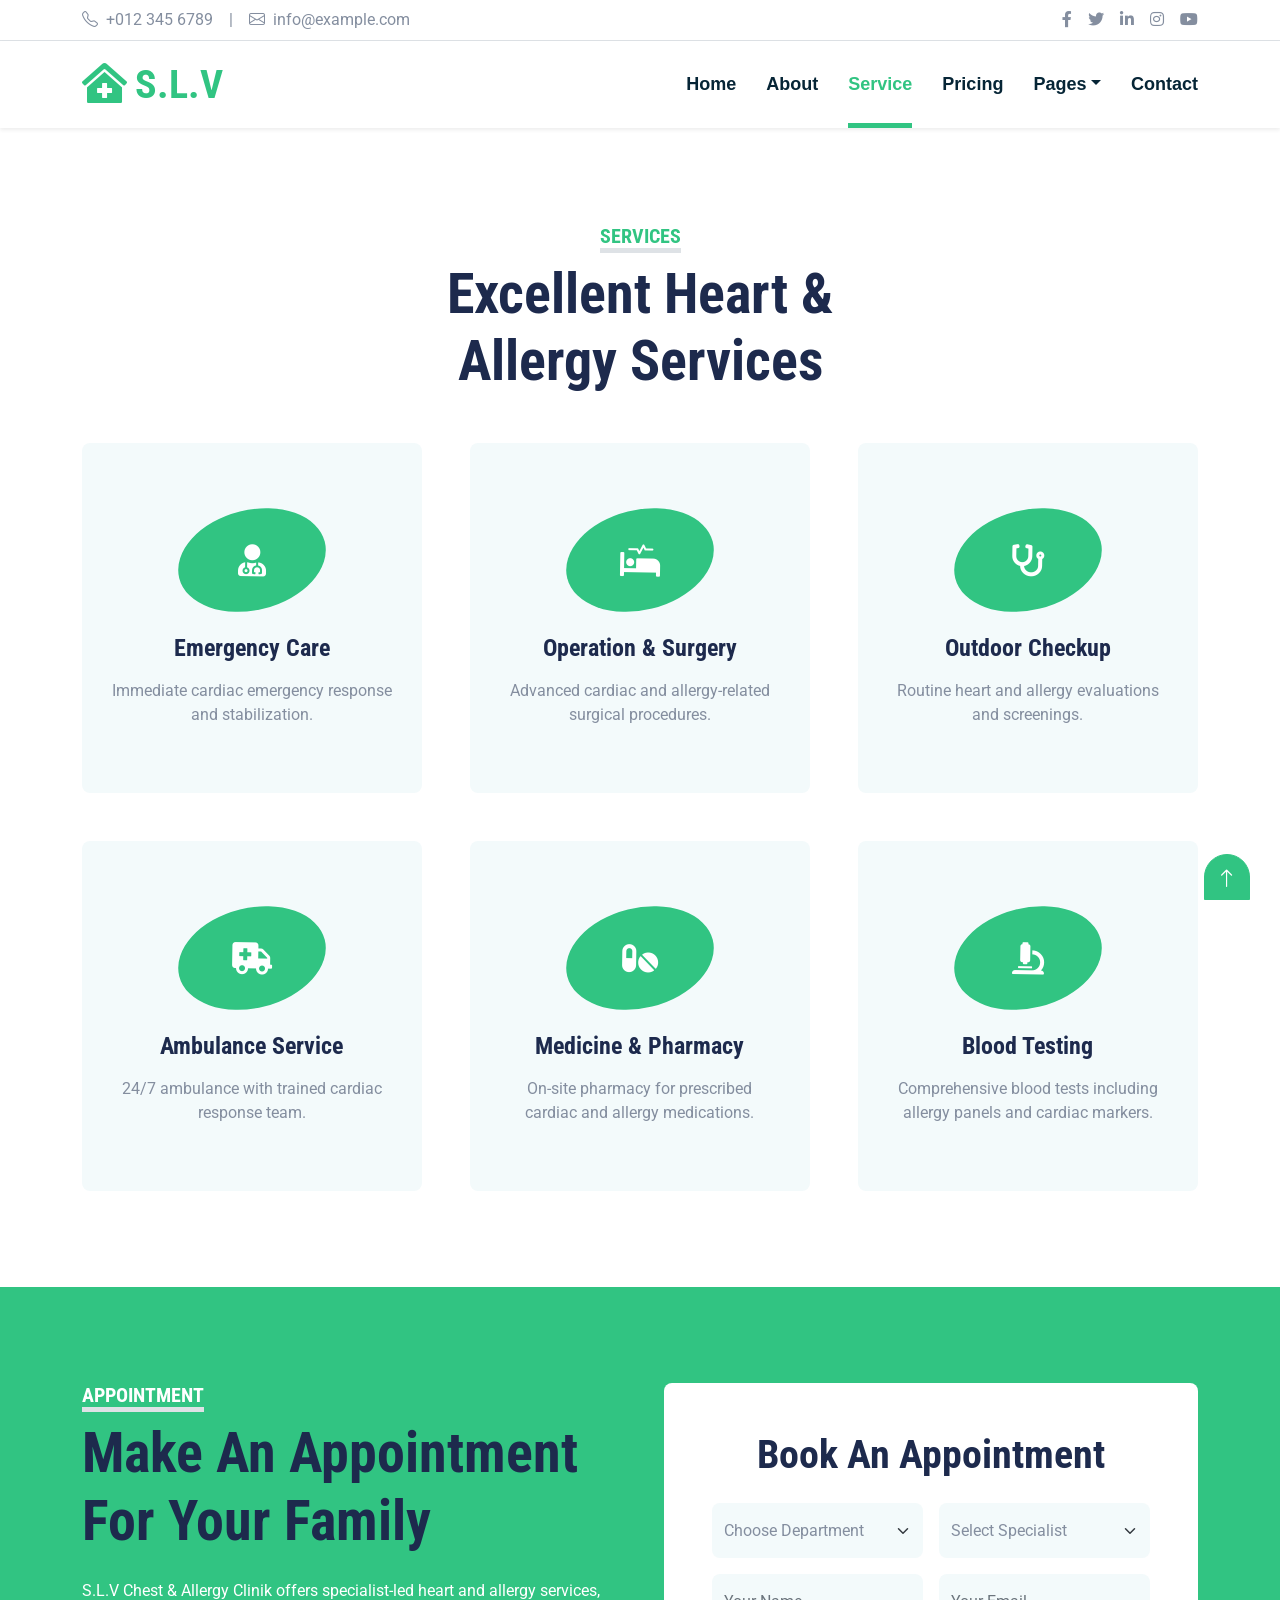
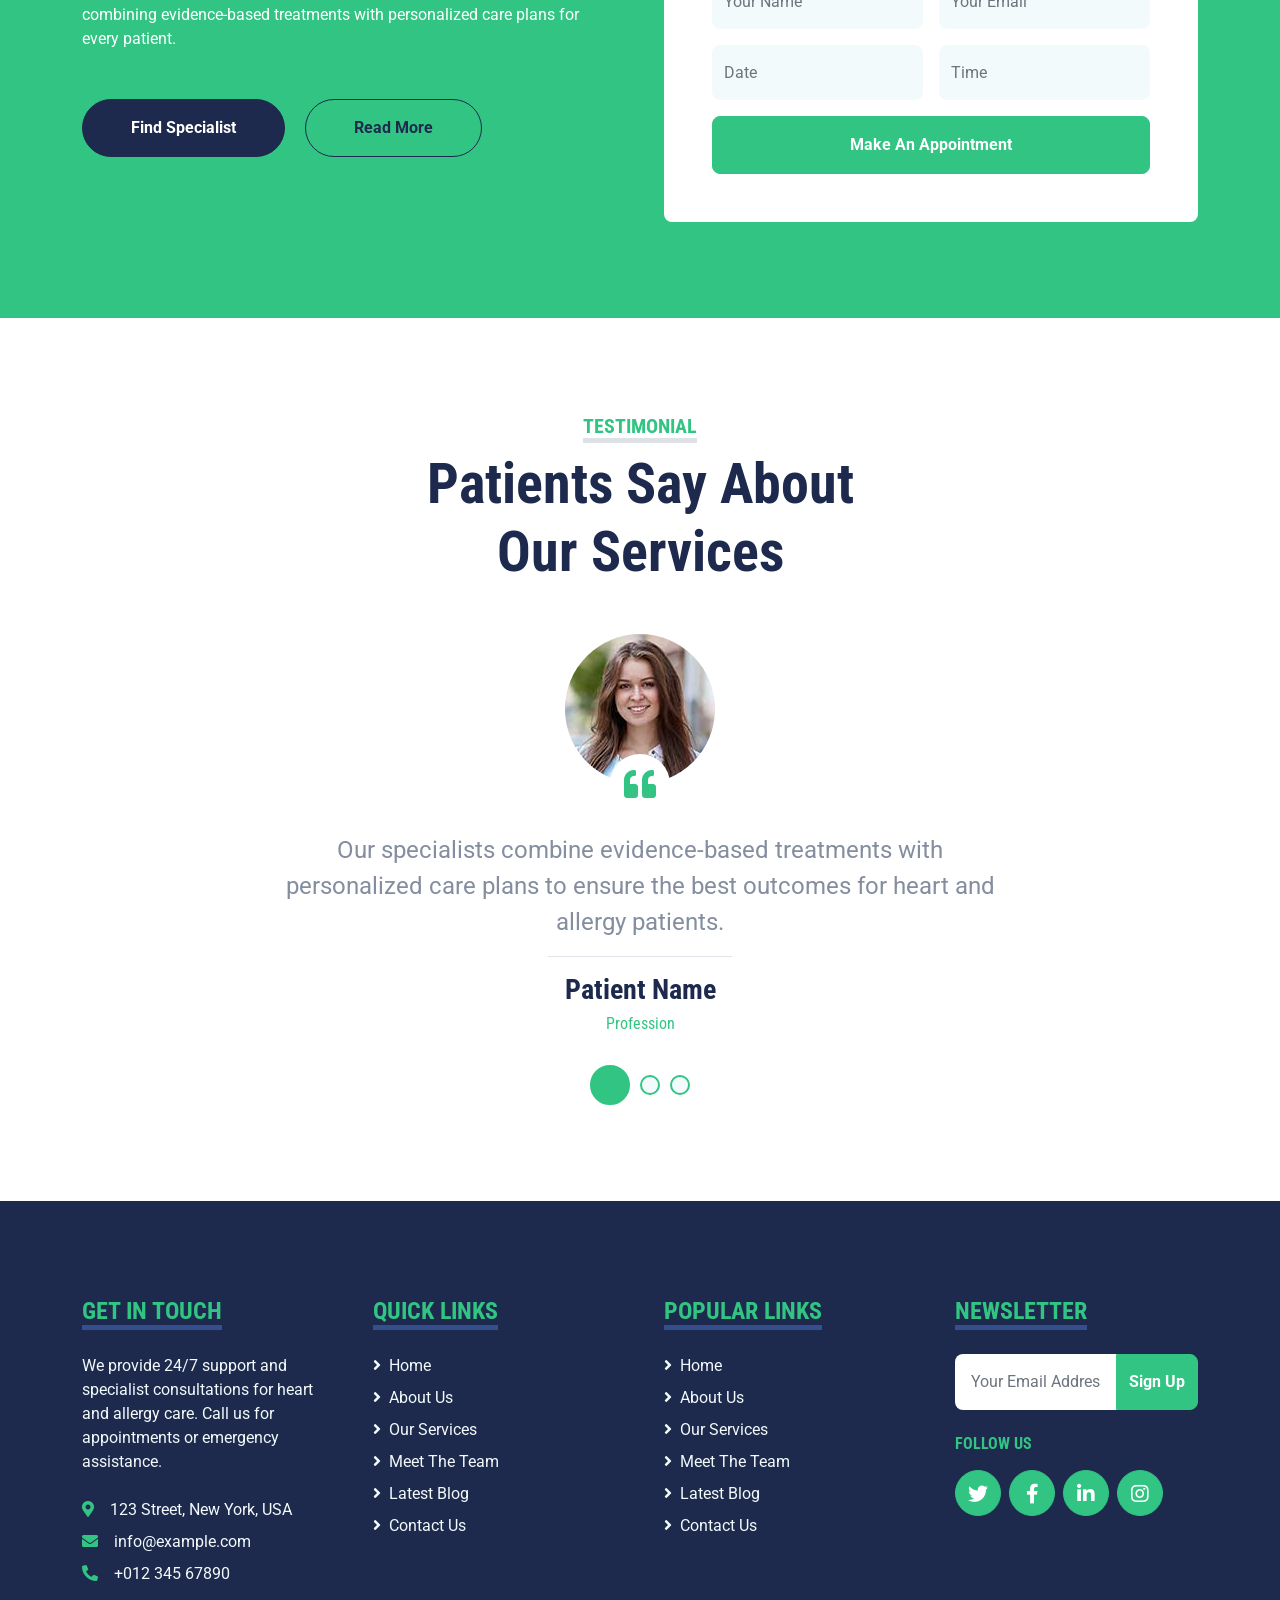
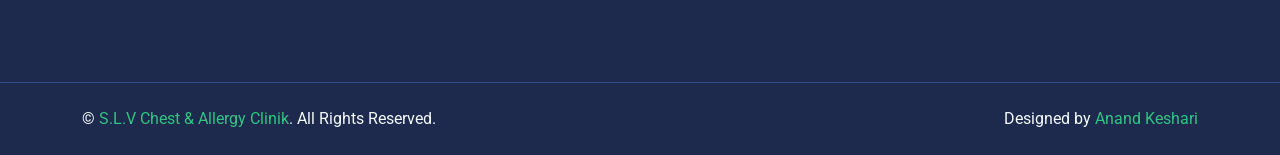
<file: service.html>
<!DOCTYPE html>
<html lang="en">

<head>
    <meta charset="utf-8">
    <title>S.L.V - Hospital Website Template</title>
    <meta content="width=device-width, initial-scale=1.0" name="viewport">
    <meta content="Free HTML Templates" name="keywords">
    <meta content="Free HTML Templates" name="description">

    <!-- Favicon -->
    <link href="img/favicon.ico" rel="icon">

    <!-- Google Web Fonts -->
    <link rel="preconnect" href="https://fonts.gstatic.com">
    <link href="https://fonts.googleapis.com/css2?family=Roboto+Condensed:wght@400;700&family=Roboto:wght@400;700&display=swap" rel="stylesheet">  

    <!-- Icon Font Stylesheet -->
    <link href="https://cdnjs.cloudflare.com/ajax/libs/font-awesome/5.15.0/css/all.min.css" rel="stylesheet">
    <link href="https://cdn.jsdelivr.net/npm/bootstrap-icons@1.4.1/font/bootstrap-icons.css" rel="stylesheet">

    <!-- Libraries Stylesheet -->
    <link href="lib/owlcarousel/assets/owl.carousel.min.css" rel="stylesheet">
    <link href="lib/tempusdominus/css/tempusdominus-bootstrap-4.min.css" rel="stylesheet" />

    <!-- Customized Bootstrap Stylesheet -->
    <link href="css/bootstrap.min.css" rel="stylesheet">

    <!-- Template Stylesheet -->
    <link href="css/style.css" rel="stylesheet">
</head>

<body>
    <!-- Topbar Start -->
    <div class="container-fluid py-2 border-bottom d-none d-lg-block">
        <div class="container">
            <div class="row">
                <div class="col-md-6 text-center text-lg-start mb-2 mb-lg-0">
                    <div class="d-inline-flex align-items-center">
                        <a class="text-decoration-none text-body pe-3" href=""><i class="bi bi-telephone me-2"></i>+012 345 6789</a>
                        <span class="text-body">|</span>
                        <a class="text-decoration-none text-body px-3" href=""><i class="bi bi-envelope me-2"></i>info@example.com</a>
                    </div>
                </div>
                <div class="col-md-6 text-center text-lg-end">
                    <div class="d-inline-flex align-items-center">
                        <a class="text-body px-2" href="">
                            <i class="fab fa-facebook-f"></i>
                        </a>
                        <a class="text-body px-2" href="">
                            <i class="fab fa-twitter"></i>
                        </a>
                        <a class="text-body px-2" href="">
                            <i class="fab fa-linkedin-in"></i>
                        </a>
                        <a class="text-body px-2" href="">
                            <i class="fab fa-instagram"></i>
                        </a>
                        <a class="text-body ps-2" href="">
                            <i class="fab fa-youtube"></i>
                        </a>
                    </div>
                </div>
            </div>
        </div>
    </div>
    <!-- Topbar End -->


    <!-- Navbar Start -->
    <div class="container-fluid sticky-top bg-white shadow-sm mb-5">
        <div class="container">
            <nav class="navbar navbar-expand-lg bg-white navbar-light py-3 py-lg-0">
                <a href="index.html" class="navbar-brand">
                    <h1 class="m-0 text-uppercase text-primary"><i class="fa fa-clinic-medical me-2"></i>S.L.V</h1>
                </a>
                <button class="navbar-toggler" type="button" data-bs-toggle="collapse" data-bs-target="#navbarCollapse">
                    <span class="navbar-toggler-icon"></span>
                </button>
                <div class="collapse navbar-collapse" id="navbarCollapse">
                    <div class="navbar-nav ms-auto py-0">
                        <a href="index.html" class="nav-item nav-link">Home</a>
                        <a href="about.html" class="nav-item nav-link">About</a>
                        <a href="service.html" class="nav-item nav-link active">Service</a>
                        <a href="price.html" class="nav-item nav-link">Pricing</a>
                        <div class="nav-item dropdown">
                            <a href="#" class="nav-link dropdown-toggle" data-bs-toggle="dropdown">Pages</a>
                            <div class="dropdown-menu m-0">
                                <a href="blog.html" class="dropdown-item">Blog Grid</a>
                                <a href="detail.html" class="dropdown-item">Blog Detail</a>
                                <a href="team.html" class="dropdown-item">The Team</a>
                                <a href="testimonial.html" class="dropdown-item">Testimonial</a>
                                <a href="appointment.html" class="dropdown-item">Appointment</a>
                                <a href="search.html" class="dropdown-item">Search</a>
                            </div>
                        </div>
                        <a href="contact.html" class="nav-item nav-link">Contact</a>
                    </div>
                </div>
            </nav>
        </div>
    </div>
    <!-- Navbar End -->
    

    <!-- Services Start -->
    <div class="container-fluid py-5">
        <div class="container">
            <div class="text-center mx-auto mb-5" style="max-width: 500px;">
                <h5 class="d-inline-block text-primary text-uppercase border-bottom border-5">Services</h5>
                <h1 class="display-4">Excellent Heart &amp; Allergy Services</h1>
            </div>
            <div class="row g-5">
                <div class="col-lg-4 col-md-6">
                    <div class="service-item bg-light rounded d-flex flex-column align-items-center justify-content-center text-center">
                        <div class="service-icon mb-4">
                            <i class="fa fa-2x fa-user-md text-white"></i>
                        </div>
                        <h4 class="mb-3">Emergency Care</h4>
                        <p class="m-0">Immediate cardiac emergency response and stabilization.</p>
                        <a class="btn btn-lg btn-primary rounded-pill" href="">
                            <i class="bi bi-arrow-right"></i>
                        </a>
                    </div>
                </div>
                <div class="col-lg-4 col-md-6">
                    <div class="service-item bg-light rounded d-flex flex-column align-items-center justify-content-center text-center">
                        <div class="service-icon mb-4">
                            <i class="fa fa-2x fa-procedures text-white"></i>
                        </div>
                        <h4 class="mb-3">Operation & Surgery</h4>
                        <p class="m-0">Advanced cardiac and allergy-related surgical procedures.</p>
                        <a class="btn btn-lg btn-primary rounded-pill" href="">
                            <i class="bi bi-arrow-right"></i>
                        </a>
                    </div>
                </div>
                <div class="col-lg-4 col-md-6">
                    <div class="service-item bg-light rounded d-flex flex-column align-items-center justify-content-center text-center">
                        <div class="service-icon mb-4">
                            <i class="fa fa-2x fa-stethoscope text-white"></i>
                        </div>
                        <h4 class="mb-3">Outdoor Checkup</h4>
                        <p class="m-0">Routine heart and allergy evaluations and screenings.</p>
                        <a class="btn btn-lg btn-primary rounded-pill" href="">
                            <i class="bi bi-arrow-right"></i>
                        </a>
                    </div>
                </div>
                <div class="col-lg-4 col-md-6">
                    <div class="service-item bg-light rounded d-flex flex-column align-items-center justify-content-center text-center">
                        <div class="service-icon mb-4">
                            <i class="fa fa-2x fa-ambulance text-white"></i>
                        </div>
                        <h4 class="mb-3">Ambulance Service</h4>
                        <p class="m-0">24/7 ambulance with trained cardiac response team.</p>
                        <a class="btn btn-lg btn-primary rounded-pill" href="">
                            <i class="bi bi-arrow-right"></i>
                        </a>
                    </div>
                </div>
                <div class="col-lg-4 col-md-6">
                    <div class="service-item bg-light rounded d-flex flex-column align-items-center justify-content-center text-center">
                        <div class="service-icon mb-4">
                            <i class="fa fa-2x fa-pills text-white"></i>
                        </div>
                        <h4 class="mb-3">Medicine & Pharmacy</h4>
                        <p class="m-0">On-site pharmacy for prescribed cardiac and allergy medications.</p>
                        <a class="btn btn-lg btn-primary rounded-pill" href="">
                            <i class="bi bi-arrow-right"></i>
                        </a>
                    </div>
                </div>
                <div class="col-lg-4 col-md-6">
                    <div class="service-item bg-light rounded d-flex flex-column align-items-center justify-content-center text-center">
                        <div class="service-icon mb-4">
                            <i class="fa fa-2x fa-microscope text-white"></i>
                        </div>
                        <h4 class="mb-3">Blood Testing</h4>
                        <p class="m-0">Comprehensive blood tests including allergy panels and cardiac markers.</p>
                        <a class="btn btn-lg btn-primary rounded-pill" href="">
                            <i class="bi bi-arrow-right"></i>
                        </a>
                    </div>
                </div>
            </div>
        </div>
    </div>
    <!-- Services End -->


    <!-- Appointment Start -->
    <div class="container-fluid bg-primary my-5 py-5">
        <div class="container py-5">
            <div class="row gx-5">
                <div class="col-lg-6 mb-5 mb-lg-0">
                    <div class="mb-4">
                        <h5 class="d-inline-block text-white text-uppercase border-bottom border-5">Appointment</h5>
                        <h1 class="display-4">Make An Appointment For Your Family</h1>
                    </div>
                    <p class="text-white mb-5">S.L.V Chest &amp; Allergy Clinik offers specialist-led heart and allergy services, combining evidence-based treatments with personalized care plans for every patient.</p>
                    <a class="btn btn-dark rounded-pill py-3 px-5 me-3" href="">Find Specialist</a>
                    <a class="btn btn-outline-dark rounded-pill py-3 px-5" href="">Read More</a>
                </div>
                <div class="col-lg-6">
                    <div class="bg-white text-center rounded p-5">
                        <h1 class="mb-4">Book An Appointment</h1>
                        <form>
                            <div class="row g-3">
                                <div class="col-12 col-sm-6">
                                    <select class="form-select bg-light border-0" style="height: 55px;">
                                        <option selected>Choose Department</option>
                                        <option value="1">Department 1</option>
                                        <option value="2">Department 2</option>
                                        <option value="3">Department 3</option>
                                    </select>
                                </div>
                                <div class="col-12 col-sm-6">
                                    <select class="form-select bg-light border-0" style="height: 55px;">
                                        <option selected>Select Specialist</option>
                                        <option value="1">Specialist 1</option>
                                        <option value="2">Specialist 2</option>
                                        <option value="3">Specialist 3</option>
                                    </select>
                                </div>
                                <div class="col-12 col-sm-6">
                                    <input type="text" class="form-control bg-light border-0" placeholder="Your Name" style="height: 55px;">
                                </div>
                                <div class="col-12 col-sm-6">
                                    <input type="email" class="form-control bg-light border-0" placeholder="Your Email" style="height: 55px;">
                                </div>
                                <div class="col-12 col-sm-6">
                                    <div class="date" id="date" data-target-input="nearest">
                                        <input type="text"
                                            class="form-control bg-light border-0 datetimepicker-input"
                                            placeholder="Date" data-target="#date" data-toggle="datetimepicker" style="height: 55px;">
                                    </div>
                                </div>
                                <div class="col-12 col-sm-6">
                                    <div class="time" id="time" data-target-input="nearest">
                                        <input type="text"
                                            class="form-control bg-light border-0 datetimepicker-input"
                                            placeholder="Time" data-target="#time" data-toggle="datetimepicker" style="height: 55px;">
                                    </div>
                                </div>
                                <div class="col-12">
                                    <button class="btn btn-primary w-100 py-3" type="submit">Make An Appointment</button>
                                </div>
                            </div>
                        </form>
                    </div>
                </div>
            </div>
        </div>
    </div>
    <!-- Appointment End -->


    <!-- Testimonial Start -->
    <div class="container-fluid py-5">
        <div class="container">
            <div class="text-center mx-auto mb-5" style="max-width: 500px;">
                <h5 class="d-inline-block text-primary text-uppercase border-bottom border-5">Testimonial</h5>
                <h1 class="display-4">Patients Say About Our Services</h1>
            </div>
            <div class="row justify-content-center">
                <div class="col-lg-8">
                    <div class="owl-carousel testimonial-carousel">
                        <div class="testimonial-item text-center">
                            <div class="position-relative mb-5">
                                <img class="img-fluid rounded-circle mx-auto" src="img/testimonial-1.jpg" alt="">
                                <div class="position-absolute top-100 start-50 translate-middle d-flex align-items-center justify-content-center bg-white rounded-circle" style="width: 60px; height: 60px;">
                                    <i class="fa fa-quote-left fa-2x text-primary"></i>
                                </div>
                            </div>
                            <p class="fs-4 fw-normal">Our specialists combine evidence-based treatments with personalized care plans to ensure the best outcomes for heart and allergy patients.</p>
                            <hr class="w-25 mx-auto">
                            <h3>Patient Name</h3>
                            <h6 class="fw-normal text-primary mb-3">Profession</h6>
                        </div>
                        <div class="testimonial-item text-center">
                            <div class="position-relative mb-5">
                                <img class="img-fluid rounded-circle mx-auto" src="img/testimonial-2.jpg" alt="">
                                <div class="position-absolute top-100 start-50 translate-middle d-flex align-items-center justify-content-center bg-white rounded-circle" style="width: 60px; height: 60px;">
                                    <i class="fa fa-quote-left fa-2x text-primary"></i>
                                </div>
                            </div>
                            <p class="fs-4 fw-normal">Our specialists combine evidence-based treatments with personalized care plans to ensure the best outcomes for heart and allergy patients.</p>
                            <hr class="w-25 mx-auto">
                            <h3>Patient Name</h3>
                            <h6 class="fw-normal text-primary mb-3">Profession</h6>
                        </div>
                        <div class="testimonial-item text-center">
                            <div class="position-relative mb-5">
                                <img class="img-fluid rounded-circle mx-auto" src="img/testimonial-3.jpg" alt="">
                                <div class="position-absolute top-100 start-50 translate-middle d-flex align-items-center justify-content-center bg-white rounded-circle" style="width: 60px; height: 60px;">
                                    <i class="fa fa-quote-left fa-2x text-primary"></i>
                                </div>
                            </div>
                            <p class="fs-4 fw-normal">Our specialists combine evidence-based treatments with personalized care plans to ensure the best outcomes for heart and allergy patients.</p>
                            <hr class="w-25 mx-auto">
                            <h3>Patient Name</h3>
                            <h6 class="fw-normal text-primary mb-3">Profession</h6>
                        </div>
                    </div>
                </div>
            </div>
        </div>
    </div>
    <!-- Testimonial End -->


    <!-- Footer Start -->
    <div class="container-fluid bg-dark text-light mt-5 py-5">
        <div class="container py-5">
            <div class="row g-5">
                <div class="col-lg-3 col-md-6">
                    <h4 class="d-inline-block text-primary text-uppercase border-bottom border-5 border-secondary mb-4">Get In Touch</h4>
                    <p class="mb-4">We provide 24/7 support and specialist consultations for heart and allergy care. Call us for appointments or emergency assistance.</p>
                    <p class="mb-2"><i class="fa fa-map-marker-alt text-primary me-3"></i>123 Street, New York, USA</p>
                    <p class="mb-2"><i class="fa fa-envelope text-primary me-3"></i>info@example.com</p>
                    <p class="mb-0"><i class="fa fa-phone-alt text-primary me-3"></i>+012 345 67890</p>
                </div>
                <div class="col-lg-3 col-md-6">
                    <h4 class="d-inline-block text-primary text-uppercase border-bottom border-5 border-secondary mb-4">Quick Links</h4>
                    <div class="d-flex flex-column justify-content-start">
                        <a class="text-light mb-2" href="#"><i class="fa fa-angle-right me-2"></i>Home</a>
                        <a class="text-light mb-2" href="#"><i class="fa fa-angle-right me-2"></i>About Us</a>
                        <a class="text-light mb-2" href="#"><i class="fa fa-angle-right me-2"></i>Our Services</a>
                        <a class="text-light mb-2" href="#"><i class="fa fa-angle-right me-2"></i>Meet The Team</a>
                        <a class="text-light mb-2" href="#"><i class="fa fa-angle-right me-2"></i>Latest Blog</a>
                        <a class="text-light" href="#"><i class="fa fa-angle-right me-2"></i>Contact Us</a>
                    </div>
                </div>
                <div class="col-lg-3 col-md-6">
                    <h4 class="d-inline-block text-primary text-uppercase border-bottom border-5 border-secondary mb-4">Popular Links</h4>
                    <div class="d-flex flex-column justify-content-start">
                        <a class="text-light mb-2" href="#"><i class="fa fa-angle-right me-2"></i>Home</a>
                        <a class="text-light mb-2" href="#"><i class="fa fa-angle-right me-2"></i>About Us</a>
                        <a class="text-light mb-2" href="#"><i class="fa fa-angle-right me-2"></i>Our Services</a>
                        <a class="text-light mb-2" href="#"><i class="fa fa-angle-right me-2"></i>Meet The Team</a>
                        <a class="text-light mb-2" href="#"><i class="fa fa-angle-right me-2"></i>Latest Blog</a>
                        <a class="text-light" href="#"><i class="fa fa-angle-right me-2"></i>Contact Us</a>
                    </div>
                </div>
                <div class="col-lg-3 col-md-6">
                    <h4 class="d-inline-block text-primary text-uppercase border-bottom border-5 border-secondary mb-4">Newsletter</h4>
                    <form action="">
                        <div class="input-group">
                            <input type="text" class="form-control p-3 border-0" placeholder="Your Email Address">
                            <button class="btn btn-primary">Sign Up</button>
                        </div>
                    </form>
                    <h6 class="text-primary text-uppercase mt-4 mb-3">Follow Us</h6>
                    <div class="d-flex">
                        <a class="btn btn-lg btn-primary btn-lg-square rounded-circle me-2" href="#"><i class="fab fa-twitter"></i></a>
                        <a class="btn btn-lg btn-primary btn-lg-square rounded-circle me-2" href="#"><i class="fab fa-facebook-f"></i></a>
                        <a class="btn btn-lg btn-primary btn-lg-square rounded-circle me-2" href="#"><i class="fab fa-linkedin-in"></i></a>
                        <a class="btn btn-lg btn-primary btn-lg-square rounded-circle" href="#"><i class="fab fa-instagram"></i></a>
                    </div>
                </div>
            </div>
        </div>
    </div>
    <div class="container-fluid bg-dark text-light border-top border-secondary py-4">
        <div class="container">
            <div class="row g-5">
                <div class="col-md-6 text-center text-md-start">
                    <p class="mb-md-0">&copy; <a class="text-primary" href="#">S.L.V Chest &amp; Allergy Clinik</a>. All Rights Reserved.</p>
                </div>
                <div class="col-md-6 text-center text-md-end">
                    <p class="mb-0">Designed by <a class="text-primary" href="https://anandkeshari.com.np">Anand Keshari</a></p>
                </div>
            </div>
        </div>
    </div>
    <!-- Footer End -->


    <!-- Back to Top -->
    <a href="#" class="btn btn-lg btn-primary btn-lg-square back-to-top"><i class="bi bi-arrow-up"></i></a>


    <!-- JavaScript Libraries -->
    <script src="https://code.jquery.com/jquery-3.4.1.min.js"></script>
    <script src="https://cdn.jsdelivr.net/npm/bootstrap@5.0.0/dist/js/bootstrap.bundle.min.js"></script>
    <script src="lib/easing/easing.min.js"></script>
    <script src="lib/waypoints/waypoints.min.js"></script>
    <script src="lib/owlcarousel/owl.carousel.min.js"></script>
    <script src="lib/tempusdominus/js/moment.min.js"></script>
    <script src="lib/tempusdominus/js/moment-timezone.min.js"></script>
    <script src="lib/tempusdominus/js/tempusdominus-bootstrap-4.min.js"></script>

    <!-- Template Javascript -->
    <script src="js/main.js"></script>
</body>

</html>
</file>
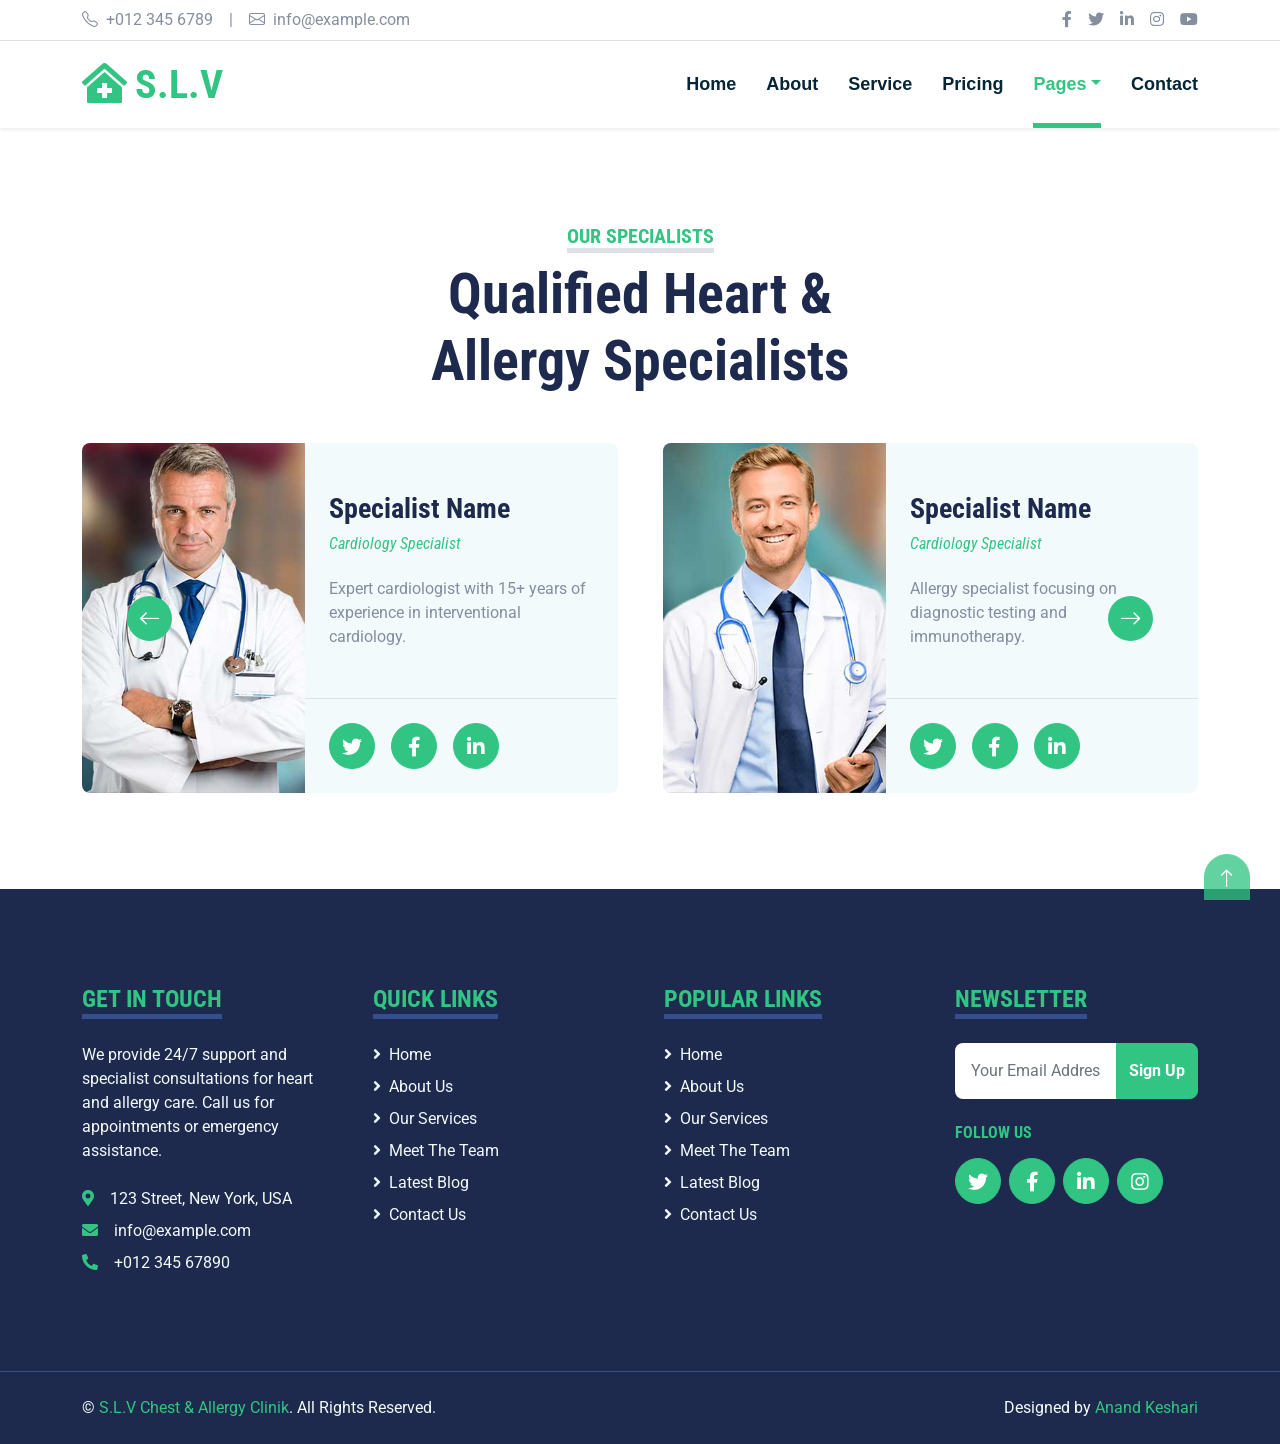
<file: team.html>
<!DOCTYPE html>
<html lang="en">

<head>
    <meta charset="utf-8">
    <title>S.L.V - Hospital Website Template</title>
    <meta content="width=device-width, initial-scale=1.0" name="viewport">
    <meta content="Free HTML Templates" name="keywords">
    <meta content="Free HTML Templates" name="description">

    <!-- Favicon -->
    <link href="img/favicon.ico" rel="icon">

    <!-- Google Web Fonts -->
    <link rel="preconnect" href="https://fonts.gstatic.com">
    <link href="https://fonts.googleapis.com/css2?family=Roboto+Condensed:wght@400;700&family=Roboto:wght@400;700&display=swap" rel="stylesheet">  

    <!-- Icon Font Stylesheet -->
    <link href="https://cdnjs.cloudflare.com/ajax/libs/font-awesome/5.15.0/css/all.min.css" rel="stylesheet">
    <link href="https://cdn.jsdelivr.net/npm/bootstrap-icons@1.4.1/font/bootstrap-icons.css" rel="stylesheet">

    <!-- Libraries Stylesheet -->
    <link href="lib/owlcarousel/assets/owl.carousel.min.css" rel="stylesheet">
    <link href="lib/tempusdominus/css/tempusdominus-bootstrap-4.min.css" rel="stylesheet" />

    <!-- Customized Bootstrap Stylesheet -->
    <link href="css/bootstrap.min.css" rel="stylesheet">

    <!-- Template Stylesheet -->
    <link href="css/style.css" rel="stylesheet">
</head>

<body>
    <!-- Topbar Start -->
    <div class="container-fluid py-2 border-bottom d-none d-lg-block">
        <div class="container">
            <div class="row">
                <div class="col-md-6 text-center text-lg-start mb-2 mb-lg-0">
                    <div class="d-inline-flex align-items-center">
                        <a class="text-decoration-none text-body pe-3" href=""><i class="bi bi-telephone me-2"></i>+012 345 6789</a>
                        <span class="text-body">|</span>
                        <a class="text-decoration-none text-body px-3" href=""><i class="bi bi-envelope me-2"></i>info@example.com</a>
                    </div>
                </div>
                <div class="col-md-6 text-center text-lg-end">
                    <div class="d-inline-flex align-items-center">
                        <a class="text-body px-2" href="">
                            <i class="fab fa-facebook-f"></i>
                        </a>
                        <a class="text-body px-2" href="">
                            <i class="fab fa-twitter"></i>
                        </a>
                        <a class="text-body px-2" href="">
                            <i class="fab fa-linkedin-in"></i>
                        </a>
                        <a class="text-body px-2" href="">
                            <i class="fab fa-instagram"></i>
                        </a>
                        <a class="text-body ps-2" href="">
                            <i class="fab fa-youtube"></i>
                        </a>
                    </div>
                </div>
            </div>
        </div>
    </div>
    <!-- Topbar End -->


    <!-- Navbar Start -->
    <div class="container-fluid sticky-top bg-white shadow-sm mb-5">
        <div class="container">
            <nav class="navbar navbar-expand-lg bg-white navbar-light py-3 py-lg-0">
                <a href="index.html" class="navbar-brand">
                    <h1 class="m-0 text-uppercase text-primary"><i class="fa fa-clinic-medical me-2"></i>S.L.V</h1>
                </a>
                <button class="navbar-toggler" type="button" data-bs-toggle="collapse" data-bs-target="#navbarCollapse">
                    <span class="navbar-toggler-icon"></span>
                </button>
                <div class="collapse navbar-collapse" id="navbarCollapse">
                    <div class="navbar-nav ms-auto py-0">
                        <a href="index.html" class="nav-item nav-link">Home</a>
                        <a href="about.html" class="nav-item nav-link">About</a>
                        <a href="service.html" class="nav-item nav-link">Service</a>
                        <a href="price.html" class="nav-item nav-link">Pricing</a>
                        <div class="nav-item dropdown">
                            <a href="#" class="nav-link dropdown-toggle active" data-bs-toggle="dropdown">Pages</a>
                            <div class="dropdown-menu m-0">
                                <a href="blog.html" class="dropdown-item">Blog Grid</a>
                                <a href="detail.html" class="dropdown-item">Blog Detail</a>
                                <a href="team.html" class="dropdown-item active">The Team</a>
                                <a href="testimonial.html" class="dropdown-item">Testimonial</a>
                                <a href="appointment.html" class="dropdown-item">Appointment</a>
                                <a href="search.html" class="dropdown-item">Search</a>
                            </div>
                        </div>
                        <a href="contact.html" class="nav-item nav-link">Contact</a>
                    </div>
                </div>
            </nav>
        </div>
    </div>
    <!-- Navbar End -->


    <!-- Team Start -->
    <div class="container-fluid py-5">
        <div class="container">
            <div class="text-center mx-auto mb-5" style="max-width: 500px;">
                <h5 class="d-inline-block text-primary text-uppercase border-bottom border-5">Our Specialists</h5>
                <h1 class="display-4">Qualified Heart &amp; Allergy Specialists</h1>
            </div>
            <div class="owl-carousel team-carousel position-relative">
                <div class="team-item">
                    <div class="row g-0 bg-light rounded overflow-hidden">
                        <div class="col-12 col-sm-5 h-100">
                            <img class="img-fluid h-100" src="img/team-1.jpg" style="object-fit: cover;">
                        </div>
                        <div class="col-12 col-sm-7 h-100 d-flex flex-column">
                            <div class="mt-auto p-4">
                                <h3>Specialist Name</h3>
                                <h6 class="fw-normal fst-italic text-primary mb-4">Cardiology Specialist</h6>
                                <p class="m-0">Expert cardiologist with 15+ years of experience in interventional cardiology.</p>
                            </div>
                            <div class="d-flex mt-auto border-top p-4">
                                <a class="btn btn-lg btn-primary btn-lg-square rounded-circle me-3" href="#"><i class="fab fa-twitter"></i></a>
                                <a class="btn btn-lg btn-primary btn-lg-square rounded-circle me-3" href="#"><i class="fab fa-facebook-f"></i></a>
                                <a class="btn btn-lg btn-primary btn-lg-square rounded-circle" href="#"><i class="fab fa-linkedin-in"></i></a>
                            </div>
                        </div>
                    </div>
                </div>
                <div class="team-item">
                    <div class="row g-0 bg-light rounded overflow-hidden">
                        <div class="col-12 col-sm-5 h-100">
                            <img class="img-fluid h-100" src="img/team-2.jpg" style="object-fit: cover;">
                        </div>
                        <div class="col-12 col-sm-7 h-100 d-flex flex-column">
                            <div class="mt-auto p-4">
                                <h3>Specialist Name</h3>
                                <h6 class="fw-normal fst-italic text-primary mb-4">Cardiology Specialist</h6>
                                <p class="m-0">Allergy specialist focusing on diagnostic testing and immunotherapy.</p>
                            </div>
                            <div class="d-flex mt-auto border-top p-4">
                                <a class="btn btn-lg btn-primary btn-lg-square rounded-circle me-3" href="#"><i class="fab fa-twitter"></i></a>
                                <a class="btn btn-lg btn-primary btn-lg-square rounded-circle me-3" href="#"><i class="fab fa-facebook-f"></i></a>
                                <a class="btn btn-lg btn-primary btn-lg-square rounded-circle" href="#"><i class="fab fa-linkedin-in"></i></a>
                            </div>
                        </div>
                    </div>
                </div>
                <div class="team-item">
                    <div class="row g-0 bg-light rounded overflow-hidden">
                        <div class="col-12 col-sm-5 h-100">
                            <img class="img-fluid h-100" src="img/team-3.jpg" style="object-fit: cover;">
                        </div>
                        <div class="col-12 col-sm-7 h-100 d-flex flex-column">
                            <div class="mt-auto p-4">
                                <h3>Specialist Name</h3>
                                <h6 class="fw-normal fst-italic text-primary mb-4">Cardiology Specialist</h6>
                                <p class="m-0">Experienced physician in cardiac rehabilitation and preventive care.</p>
                            </div>
                            <div class="d-flex mt-auto border-top p-4">
                                <a class="btn btn-lg btn-primary btn-lg-square rounded-circle me-3" href="#"><i class="fab fa-twitter"></i></a>
                                <a class="btn btn-lg btn-primary btn-lg-square rounded-circle me-3" href="#"><i class="fab fa-facebook-f"></i></a>
                                <a class="btn btn-lg btn-primary btn-lg-square rounded-circle" href="#"><i class="fab fa-linkedin-in"></i></a>
                            </div>
                        </div>
                    </div>
                </div>
            </div>
        </div>
    </div>
    <!-- Team End -->


    <!-- Footer Start -->
    <div class="container-fluid bg-dark text-light mt-5 py-5">
        <div class="container py-5">
            <div class="row g-5">
                <div class="col-lg-3 col-md-6">
                    <h4 class="d-inline-block text-primary text-uppercase border-bottom border-5 border-secondary mb-4">Get In Touch</h4>
                    <p class="mb-4">We provide 24/7 support and specialist consultations for heart and allergy care. Call us for appointments or emergency assistance.</p>
                    <p class="mb-2"><i class="fa fa-map-marker-alt text-primary me-3"></i>123 Street, New York, USA</p>
                    <p class="mb-2"><i class="fa fa-envelope text-primary me-3"></i>info@example.com</p>
                    <p class="mb-0"><i class="fa fa-phone-alt text-primary me-3"></i>+012 345 67890</p>
                </div>
                <div class="col-lg-3 col-md-6">
                    <h4 class="d-inline-block text-primary text-uppercase border-bottom border-5 border-secondary mb-4">Quick Links</h4>
                    <div class="d-flex flex-column justify-content-start">
                        <a class="text-light mb-2" href="#"><i class="fa fa-angle-right me-2"></i>Home</a>
                        <a class="text-light mb-2" href="#"><i class="fa fa-angle-right me-2"></i>About Us</a>
                        <a class="text-light mb-2" href="#"><i class="fa fa-angle-right me-2"></i>Our Services</a>
                        <a class="text-light mb-2" href="#"><i class="fa fa-angle-right me-2"></i>Meet The Team</a>
                        <a class="text-light mb-2" href="#"><i class="fa fa-angle-right me-2"></i>Latest Blog</a>
                        <a class="text-light" href="#"><i class="fa fa-angle-right me-2"></i>Contact Us</a>
                    </div>
                </div>
                <div class="col-lg-3 col-md-6">
                    <h4 class="d-inline-block text-primary text-uppercase border-bottom border-5 border-secondary mb-4">Popular Links</h4>
                    <div class="d-flex flex-column justify-content-start">
                        <a class="text-light mb-2" href="#"><i class="fa fa-angle-right me-2"></i>Home</a>
                        <a class="text-light mb-2" href="#"><i class="fa fa-angle-right me-2"></i>About Us</a>
                        <a class="text-light mb-2" href="#"><i class="fa fa-angle-right me-2"></i>Our Services</a>
                        <a class="text-light mb-2" href="#"><i class="fa fa-angle-right me-2"></i>Meet The Team</a>
                        <a class="text-light mb-2" href="#"><i class="fa fa-angle-right me-2"></i>Latest Blog</a>
                        <a class="text-light" href="#"><i class="fa fa-angle-right me-2"></i>Contact Us</a>
                    </div>
                </div>
                <div class="col-lg-3 col-md-6">
                    <h4 class="d-inline-block text-primary text-uppercase border-bottom border-5 border-secondary mb-4">Newsletter</h4>
                    <form action="">
                        <div class="input-group">
                            <input type="text" class="form-control p-3 border-0" placeholder="Your Email Address">
                            <button class="btn btn-primary">Sign Up</button>
                        </div>
                    </form>
                    <h6 class="text-primary text-uppercase mt-4 mb-3">Follow Us</h6>
                    <div class="d-flex">
                        <a class="btn btn-lg btn-primary btn-lg-square rounded-circle me-2" href="#"><i class="fab fa-twitter"></i></a>
                        <a class="btn btn-lg btn-primary btn-lg-square rounded-circle me-2" href="#"><i class="fab fa-facebook-f"></i></a>
                        <a class="btn btn-lg btn-primary btn-lg-square rounded-circle me-2" href="#"><i class="fab fa-linkedin-in"></i></a>
                        <a class="btn btn-lg btn-primary btn-lg-square rounded-circle" href="#"><i class="fab fa-instagram"></i></a>
                    </div>
                </div>
            </div>
        </div>
    </div>
    <div class="container-fluid bg-dark text-light border-top border-secondary py-4">
        <div class="container">
            <div class="row g-5">
                <div class="col-md-6 text-center text-md-start">
                    <p class="mb-md-0">&copy; <a class="text-primary" href="#">S.L.V Chest &amp; Allergy Clinik</a>. All Rights Reserved.</p>
                </div>
                <div class="col-md-6 text-center text-md-end">
                    <p class="mb-0">Designed by <a class="text-primary" href="https://anandkeshari.com.np">Anand Keshari</a></p>
                </div>
            </div>
        </div>
    </div>
    <!-- Footer End -->


    <!-- Back to Top -->
    <a href="#" class="btn btn-lg btn-primary btn-lg-square back-to-top"><i class="bi bi-arrow-up"></i></a>


    <!-- JavaScript Libraries -->
    <script src="https://code.jquery.com/jquery-3.4.1.min.js"></script>
    <script src="https://cdn.jsdelivr.net/npm/bootstrap@5.0.0/dist/js/bootstrap.bundle.min.js"></script>
    <script src="lib/easing/easing.min.js"></script>
    <script src="lib/waypoints/waypoints.min.js"></script>
    <script src="lib/owlcarousel/owl.carousel.min.js"></script>
    <script src="lib/tempusdominus/js/moment.min.js"></script>
    <script src="lib/tempusdominus/js/moment-timezone.min.js"></script>
    <script src="lib/tempusdominus/js/tempusdominus-bootstrap-4.min.js"></script>

    <!-- Template Javascript -->
    <script src="js/main.js"></script>
</body>

</html>
</file>
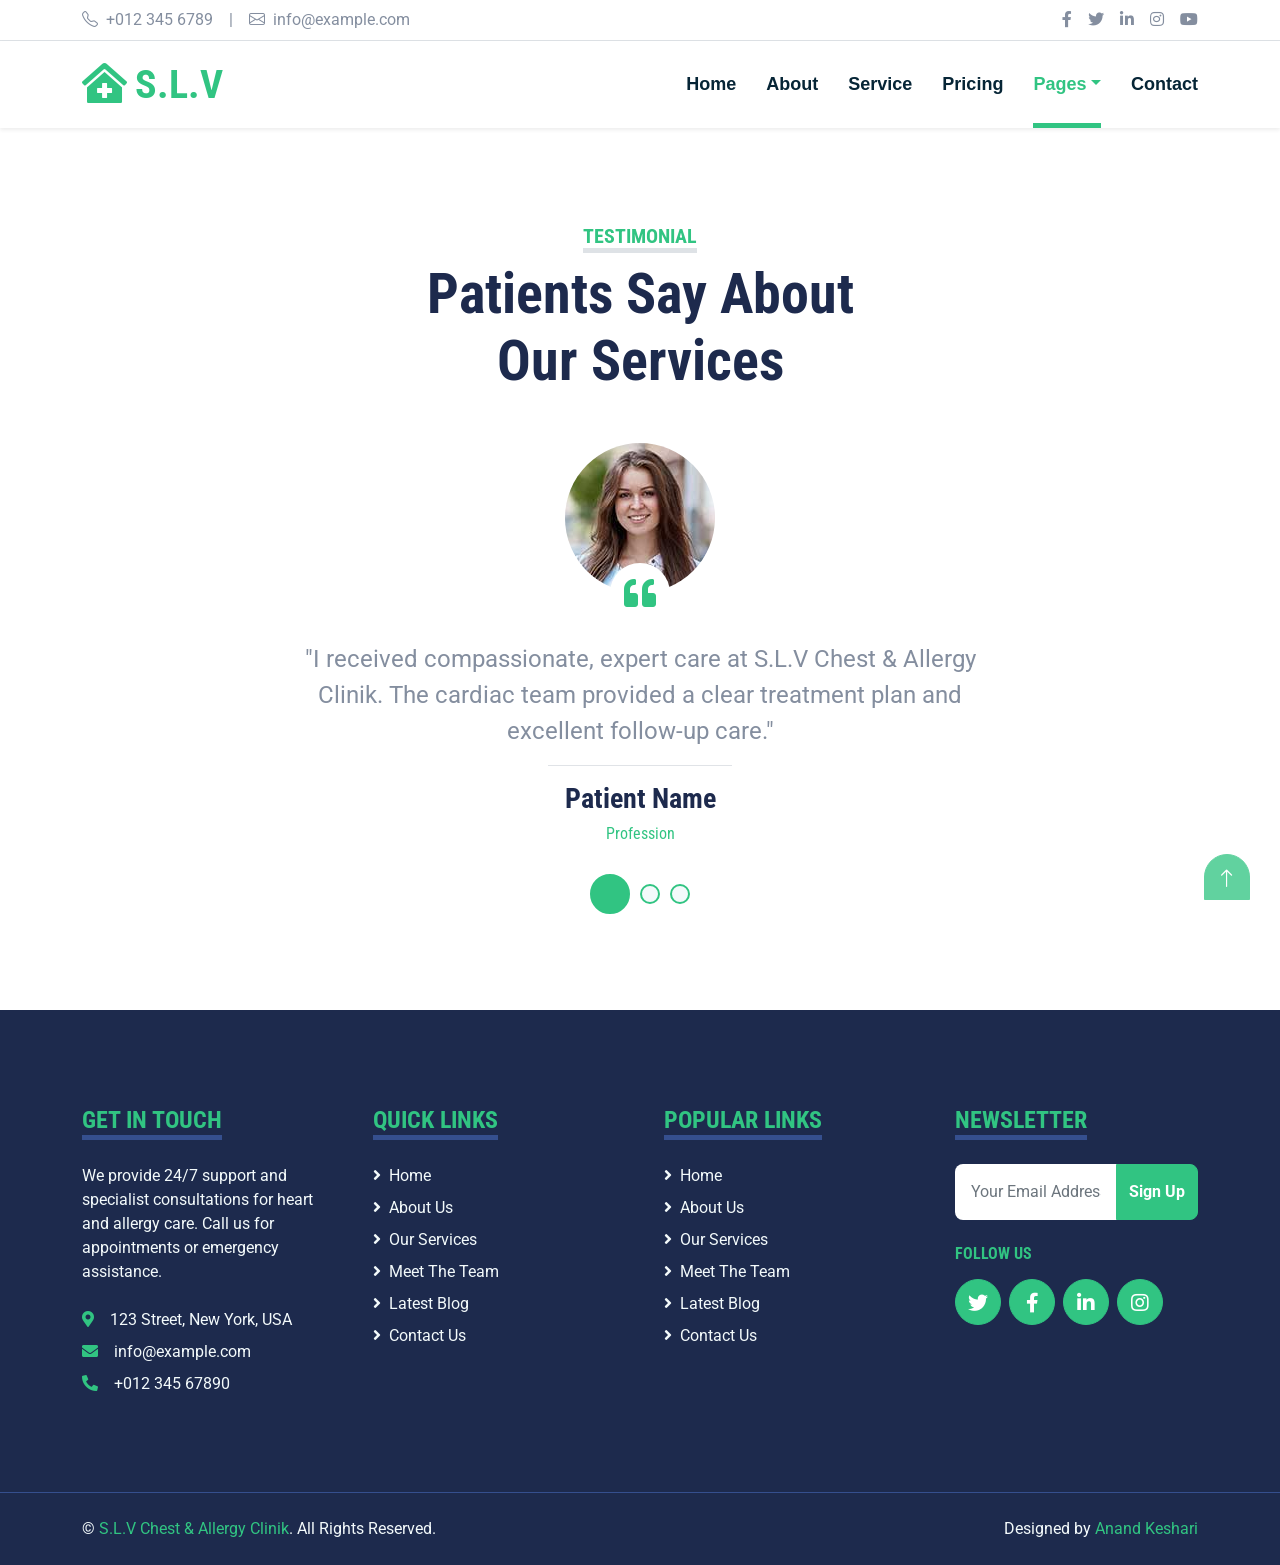
<file: testimonial.html>
<!DOCTYPE html>
<html lang="en">

<head>
    <meta charset="utf-8">
    <title>S.L.V - Hospital Website Template</title>
    <meta content="width=device-width, initial-scale=1.0" name="viewport">
    <meta content="Free HTML Templates" name="keywords">
    <meta content="Free HTML Templates" name="description">

    <!-- Favicon -->
    <link href="img/favicon.ico" rel="icon">

    <!-- Google Web Fonts -->
    <link rel="preconnect" href="https://fonts.gstatic.com">
    <link href="https://fonts.googleapis.com/css2?family=Roboto+Condensed:wght@400;700&family=Roboto:wght@400;700&display=swap" rel="stylesheet">  

    <!-- Icon Font Stylesheet -->
    <link href="https://cdnjs.cloudflare.com/ajax/libs/font-awesome/5.15.0/css/all.min.css" rel="stylesheet">
    <link href="https://cdn.jsdelivr.net/npm/bootstrap-icons@1.4.1/font/bootstrap-icons.css" rel="stylesheet">

    <!-- Libraries Stylesheet -->
    <link href="lib/owlcarousel/assets/owl.carousel.min.css" rel="stylesheet">
    <link href="lib/tempusdominus/css/tempusdominus-bootstrap-4.min.css" rel="stylesheet" />

    <!-- Customized Bootstrap Stylesheet -->
    <link href="css/bootstrap.min.css" rel="stylesheet">

    <!-- Template Stylesheet -->
    <link href="css/style.css" rel="stylesheet">
</head>

<body>
    <!-- Topbar Start -->
    <div class="container-fluid py-2 border-bottom d-none d-lg-block">
        <div class="container">
            <div class="row">
                <div class="col-md-6 text-center text-lg-start mb-2 mb-lg-0">
                    <div class="d-inline-flex align-items-center">
                        <a class="text-decoration-none text-body pe-3" href=""><i class="bi bi-telephone me-2"></i>+012 345 6789</a>
                        <span class="text-body">|</span>
                        <a class="text-decoration-none text-body px-3" href=""><i class="bi bi-envelope me-2"></i>info@example.com</a>
                    </div>
                </div>
                <div class="col-md-6 text-center text-lg-end">
                    <div class="d-inline-flex align-items-center">
                        <a class="text-body px-2" href="">
                            <i class="fab fa-facebook-f"></i>
                        </a>
                        <a class="text-body px-2" href="">
                            <i class="fab fa-twitter"></i>
                        </a>
                        <a class="text-body px-2" href="">
                            <i class="fab fa-linkedin-in"></i>
                        </a>
                        <a class="text-body px-2" href="">
                            <i class="fab fa-instagram"></i>
                        </a>
                        <a class="text-body ps-2" href="">
                            <i class="fab fa-youtube"></i>
                        </a>
                    </div>
                </div>
            </div>
        </div>
    </div>
    <!-- Topbar End -->


    <!-- Navbar Start -->
    <div class="container-fluid sticky-top bg-white shadow-sm mb-5">
        <div class="container">
            <nav class="navbar navbar-expand-lg bg-white navbar-light py-3 py-lg-0">
                <a href="index.html" class="navbar-brand">
                    <h1 class="m-0 text-uppercase text-primary"><i class="fa fa-clinic-medical me-2"></i>S.L.V</h1>
                </a>
                <button class="navbar-toggler" type="button" data-bs-toggle="collapse" data-bs-target="#navbarCollapse">
                    <span class="navbar-toggler-icon"></span>
                </button>
                <div class="collapse navbar-collapse" id="navbarCollapse">
                    <div class="navbar-nav ms-auto py-0">
                        <a href="index.html" class="nav-item nav-link">Home</a>
                        <a href="about.html" class="nav-item nav-link">About</a>
                        <a href="service.html" class="nav-item nav-link">Service</a>
                        <a href="price.html" class="nav-item nav-link">Pricing</a>
                        <div class="nav-item dropdown">
                            <a href="#" class="nav-link dropdown-toggle active" data-bs-toggle="dropdown">Pages</a>
                            <div class="dropdown-menu m-0">
                                <a href="blog.html" class="dropdown-item">Blog Grid</a>
                                <a href="detail.html" class="dropdown-item">Blog Detail</a>
                                <a href="team.html" class="dropdown-item">The Team</a>
                                <a href="testimonial.html" class="dropdown-item active">Testimonial</a>
                                <a href="appointment.html" class="dropdown-item">Appointment</a>
                                <a href="search.html" class="dropdown-item">Search</a>
                            </div>
                        </div>
                        <a href="contact.html" class="nav-item nav-link">Contact</a>
                    </div>
                </div>
            </nav>
        </div>
    </div>
    <!-- Navbar End -->


    <!-- Testimonial Start -->
    <div class="container-fluid py-5">
        <div class="container">
            <div class="text-center mx-auto mb-5" style="max-width: 500px;">
                <h5 class="d-inline-block text-primary text-uppercase border-bottom border-5">Testimonial</h5>
                <h1 class="display-4">Patients Say About Our Services</h1>
            </div>
            <div class="row justify-content-center">
                <div class="col-lg-8">
                    <div class="owl-carousel testimonial-carousel">
                        <div class="testimonial-item text-center">
                            <div class="position-relative mb-5">
                                <img class="img-fluid rounded-circle mx-auto" src="img/testimonial-1.jpg" alt="">
                                <div class="position-absolute top-100 start-50 translate-middle d-flex align-items-center justify-content-center bg-white rounded-circle" style="width: 60px; height: 60px;">
                                    <i class="fa fa-quote-left fa-2x text-primary"></i>
                                </div>
                            </div>
                            <p class="fs-4 fw-normal">"I received compassionate, expert care at S.L.V Chest &amp; Allergy Clinik. The cardiac team provided a clear treatment plan and excellent follow-up care."</p>
                            <hr class="w-25 mx-auto">
                            <h3>Patient Name</h3>
                            <h6 class="fw-normal text-primary mb-3">Profession</h6>
                        </div>
                        <div class="testimonial-item text-center">
                            <div class="position-relative mb-5">
                                <img class="img-fluid rounded-circle mx-auto" src="img/testimonial-2.jpg" alt="">
                                <div class="position-absolute top-100 start-50 translate-middle d-flex align-items-center justify-content-center bg-white rounded-circle" style="width: 60px; height: 60px;">
                                    <i class="fa fa-quote-left fa-2x text-primary"></i>
                                </div>
                            </div>
                            <p class="fs-4 fw-normal">"The allergy specialists at S.L.V identified my triggers quickly and the treatment has improved my daily life. Friendly staff and professional care."</p>
                            <hr class="w-25 mx-auto">
                            <h3>Patient Name</h3>
                            <h6 class="fw-normal text-primary mb-3">Profession</h6>
                        </div>
                        <div class="testimonial-item text-center">
                            <div class="position-relative mb-5">
                                <img class="img-fluid rounded-circle mx-auto" src="img/testimonial-3.jpg" alt="">
                                <div class="position-absolute top-100 start-50 translate-middle d-flex align-items-center justify-content-center bg-white rounded-circle" style="width: 60px; height: 60px;">
                                    <i class="fa fa-quote-left fa-2x text-primary"></i>
                                </div>
                            </div>
                            <p class="fs-4 fw-normal">"Professional, reassuring, and thorough — S.L.V's team made a stressful time much easier for my family."</p>
                            <hr class="w-25 mx-auto">
                            <h3>Patient Name</h3>
                            <h6 class="fw-normal text-primary mb-3">Profession</h6>
                        </div>
                    </div>
                </div>
            </div>
        </div>
    </div>
    <!-- Testimonial End -->


    <!-- Footer Start -->
    <div class="container-fluid bg-dark text-light mt-5 py-5">
        <div class="container py-5">
            <div class="row g-5">
                <div class="col-lg-3 col-md-6">
                    <h4 class="d-inline-block text-primary text-uppercase border-bottom border-5 border-secondary mb-4">Get In Touch</h4>
                    <p class="mb-4">We provide 24/7 support and specialist consultations for heart and allergy care. Call us for appointments or emergency assistance.</p>
                    <p class="mb-2"><i class="fa fa-map-marker-alt text-primary me-3"></i>123 Street, New York, USA</p>
                    <p class="mb-2"><i class="fa fa-envelope text-primary me-3"></i>info@example.com</p>
                    <p class="mb-0"><i class="fa fa-phone-alt text-primary me-3"></i>+012 345 67890</p>
                </div>
                <div class="col-lg-3 col-md-6">
                    <h4 class="d-inline-block text-primary text-uppercase border-bottom border-5 border-secondary mb-4">Quick Links</h4>
                    <div class="d-flex flex-column justify-content-start">
                        <a class="text-light mb-2" href="#"><i class="fa fa-angle-right me-2"></i>Home</a>
                        <a class="text-light mb-2" href="#"><i class="fa fa-angle-right me-2"></i>About Us</a>
                        <a class="text-light mb-2" href="#"><i class="fa fa-angle-right me-2"></i>Our Services</a>
                        <a class="text-light mb-2" href="#"><i class="fa fa-angle-right me-2"></i>Meet The Team</a>
                        <a class="text-light mb-2" href="#"><i class="fa fa-angle-right me-2"></i>Latest Blog</a>
                        <a class="text-light" href="#"><i class="fa fa-angle-right me-2"></i>Contact Us</a>
                    </div>
                </div>
                <div class="col-lg-3 col-md-6">
                    <h4 class="d-inline-block text-primary text-uppercase border-bottom border-5 border-secondary mb-4">Popular Links</h4>
                    <div class="d-flex flex-column justify-content-start">
                        <a class="text-light mb-2" href="#"><i class="fa fa-angle-right me-2"></i>Home</a>
                        <a class="text-light mb-2" href="#"><i class="fa fa-angle-right me-2"></i>About Us</a>
                        <a class="text-light mb-2" href="#"><i class="fa fa-angle-right me-2"></i>Our Services</a>
                        <a class="text-light mb-2" href="#"><i class="fa fa-angle-right me-2"></i>Meet The Team</a>
                        <a class="text-light mb-2" href="#"><i class="fa fa-angle-right me-2"></i>Latest Blog</a>
                        <a class="text-light" href="#"><i class="fa fa-angle-right me-2"></i>Contact Us</a>
                    </div>
                </div>
                <div class="col-lg-3 col-md-6">
                    <h4 class="d-inline-block text-primary text-uppercase border-bottom border-5 border-secondary mb-4">Newsletter</h4>
                    <form action="">
                        <div class="input-group">
                            <input type="text" class="form-control p-3 border-0" placeholder="Your Email Address">
                            <button class="btn btn-primary">Sign Up</button>
                        </div>
                    </form>
                    <h6 class="text-primary text-uppercase mt-4 mb-3">Follow Us</h6>
                    <div class="d-flex">
                        <a class="btn btn-lg btn-primary btn-lg-square rounded-circle me-2" href="#"><i class="fab fa-twitter"></i></a>
                        <a class="btn btn-lg btn-primary btn-lg-square rounded-circle me-2" href="#"><i class="fab fa-facebook-f"></i></a>
                        <a class="btn btn-lg btn-primary btn-lg-square rounded-circle me-2" href="#"><i class="fab fa-linkedin-in"></i></a>
                        <a class="btn btn-lg btn-primary btn-lg-square rounded-circle" href="#"><i class="fab fa-instagram"></i></a>
                    </div>
                </div>
            </div>
        </div>
    </div>
    <div class="container-fluid bg-dark text-light border-top border-secondary py-4">
        <div class="container">
            <div class="row g-5">
                <div class="col-md-6 text-center text-md-start">
                    <p class="mb-md-0">&copy; <a class="text-primary" href="#">S.L.V Chest &amp; Allergy Clinik</a>. All Rights Reserved.</p>
                </div>
                <div class="col-md-6 text-center text-md-end">
                    <p class="mb-0">Designed by <a class="text-primary" href="https://anandkeshari.com.np">Anand Keshari</a></p>
                </div>
            </div>
        </div>
    </div>
    <!-- Footer End -->


    <!-- Back to Top -->
    <a href="#" class="btn btn-lg btn-primary btn-lg-square back-to-top"><i class="bi bi-arrow-up"></i></a>


    <!-- JavaScript Libraries -->
    <script src="https://code.jquery.com/jquery-3.4.1.min.js"></script>
    <script src="https://cdn.jsdelivr.net/npm/bootstrap@5.0.0/dist/js/bootstrap.bundle.min.js"></script>
    <script src="lib/easing/easing.min.js"></script>
    <script src="lib/waypoints/waypoints.min.js"></script>
    <script src="lib/owlcarousel/owl.carousel.min.js"></script>
    <script src="lib/tempusdominus/js/moment.min.js"></script>
    <script src="lib/tempusdominus/js/moment-timezone.min.js"></script>
    <script src="lib/tempusdominus/js/tempusdominus-bootstrap-4.min.js"></script>

    <!-- Template Javascript -->
    <script src="js/main.js"></script>
</body>

</html>
</file>
<file: css/style.css>
/********** Template CSS **********/
:root {
    /* New theme palette — calm teal/blue */
    --primary: #31c482;   /* teal */
    --secondary: #267c76; /* deep blue */
    --light: #F3FAFB;     /* very light background */
    --dark: #062536;      /* almost black-blue */
    --accent: #F4A261;    /* warm accent (optional) */
    --white: #FFFFFF;     /* explicit white for exact contrasts */
    --muted: #555555;     /* shadow / subtle text */
}

/* Map Bootstrap CSS variables to the project's theme so utilities like
   `bg-primary` and `text-primary` follow the new palette (loaded after bootstrap). */
:root {
    --bs-primary: var(--primary);
    --bs-secondary: var(--secondary);
    --bs-light: var(--light);
    --bs-dark: var(--dark);
    --bs-white: var(--white);
}

/* Overrides for Bootstrap utilities (bootstrap.min.css uses hardcoded colors and !important).
   These rules are intentionally specific and use !important to ensure the theme applies. */
.bg-primary { background-color: var(--primary) !important; }
.text-primary { color: var(--primary) !important; }
.border-primary { border-color: var(--primary) !important; }
.bg-light { background-color: var(--light) !important; }
.text-light { color: var(--light) !important; }
.bg-white { background-color: var(--white) !important; }

.btn-primary {
    color: var(--white) !important;
    background-color: var(--primary) !important;
    border-color: var(--primary) !important;
}
.btn-primary:hover,
.btn-primary:focus,
.btn-primary:active,
.btn-primary.active,
.show > .btn-primary.dropdown-toggle {
    background-color: var(--secondary) !important;
    border-color: var(--secondary) !important;
}

.btn {
    font-weight: 700;
    transition: .5s;
}

.btn:hover {
    -webkit-box-shadow: 0 8px 6px -6px var(--muted);
    -moz-box-shadow: 0 8px 6px -6px var(--muted);
    box-shadow: 0 8px 6px -6px var(--muted);
}

.btn-primary {
    color: var(--white);
}

.btn-square {
    width: 36px;
    height: 36px;
}

.btn-sm-square {
    width: 28px;
    height: 28px;
}

.btn-lg-square {
    width: 46px;
    height: 46px;
}

.btn-square,
.btn-sm-square,
.btn-lg-square {
    padding-left: 0;
    padding-right: 0;
    text-align: center;
}

.back-to-top {
    position: fixed;
    display: none;
    right: 30px;
    bottom: 0;
    border-radius: 50% 50% 0 0;
    z-index: 99;
}

.navbar-light .navbar-nav .nav-link {
    font-family: 'Jost', sans-serif;
    position: relative;
    margin-left: 30px;
    padding: 30px 0;
    font-size: 18px;
    font-weight: 700;
    color: var(--dark);
    outline: none;
    transition: .5s;
}

.navbar-light .navbar-nav .nav-link:hover,
.navbar-light .navbar-nav .nav-link.active {
    color: var(--primary);
}

@media (min-width: 992px) {
    .navbar-light .navbar-nav .nav-link::before {
        position: absolute;
        content: "";
        width: 0;
        height: 5px;
        bottom: 0;
        left: 50%;
        background: var(--primary);
        transition: .5s;
    }

    .navbar-light .navbar-nav .nav-link:hover::before,
    .navbar-light .navbar-nav .nav-link.active::before {
        width: 100%;
        left: 0;
    }
}

@media (max-width: 991.98px) {
    .navbar-light .navbar-nav .nav-link  {
        margin-left: 0;
        padding: 10px 0;
    }
}

.hero-header {
    background: url(../img/hero.jpg) top right no-repeat;
    background-size: cover;
}

.service-item {
    position: relative;
    height: 350px;
    padding: 0 30px;
    transition: .5s;
}

.service-item .service-icon {
    width: 150px;
    height: 100px;
    display: flex;
    align-items: center;
    justify-content: center;
    background: var(--primary);
    border-radius: 50%;
    transform: rotate(-14deg);
}

.service-item .service-icon i {
    transform: rotate(15deg);
}

.service-item a.btn {
    position: absolute;
    width: 60px;
    bottom: -48px;
    left: 50%;
    margin-left: -30px;
    opacity: 0;
}

.service-item:hover a.btn {
    bottom: -24px;
    opacity: 1;
}

.price-carousel::after {
    position: absolute;
    content: "";
    width: 100%;
    height: 50%;
    bottom: 0;
    left: 0;
    background: var(--primary);
    border-radius: 8px 8px 50% 50%;
    z-index: -1;
}

.price-carousel .owl-nav {
    margin-top: 35px;
    width: 100%;
    text-align: center;
    display: flex;
    justify-content: center;
}

.price-carousel .owl-nav .owl-prev,
.price-carousel .owl-nav .owl-next{
    position: relative;
    margin: 0 5px;
    width: 45px;
    height: 45px;
    display: flex;
    align-items: center;
    justify-content: center;
    color: var(--primary);
    background: var(--white);
    font-size: 22px;
    border-radius: 45px;
    transition: .5s;
}

.price-carousel .owl-nav .owl-prev:hover,
.price-carousel .owl-nav .owl-next:hover {
    color: var(--dark);
}

@media (min-width: 576px) {
    .team-item .row {
        height: 350px;
    }
}

.team-carousel .owl-nav {
    position: absolute;
    padding: 0 45px;
    width: 100%;
    height: 45px;
    top: calc(50% - 22.5px);
    left: 0;
    display: flex;
    justify-content: space-between;
}

.team-carousel .owl-nav .owl-prev,
.team-carousel .owl-nav .owl-next {
    position: relative;
    width: 45px;
    height: 45px;
    display: flex;
    align-items: center;
    justify-content: center;
    color: var(--white);
    background: var(--primary);
    border-radius: 45px;
    font-size: 22px;
    transition: .5s;
}

.team-carousel .owl-nav .owl-prev:hover,
.team-carousel .owl-nav .owl-next:hover {
    background: var(--dark);
}

.testimonial-carousel .owl-dots {
    margin-top: 15px;
    display: flex;
    align-items: center;
    justify-content: center;
}

.testimonial-carousel .owl-dot {
    position: relative;
    display: inline-block;
    margin: 0 5px;
    width: 20px;
    height: 20px;
    background: var(--light);
    border: 2px solid var(--primary);
    border-radius: 20px;
    transition: .5s;
}

.testimonial-carousel .owl-dot.active {
    width: 40px;
    height: 40px;
    background: var(--primary);
}

.testimonial-carousel .owl-item img {
    width: 150px;
    height: 150px;
}
</file>
